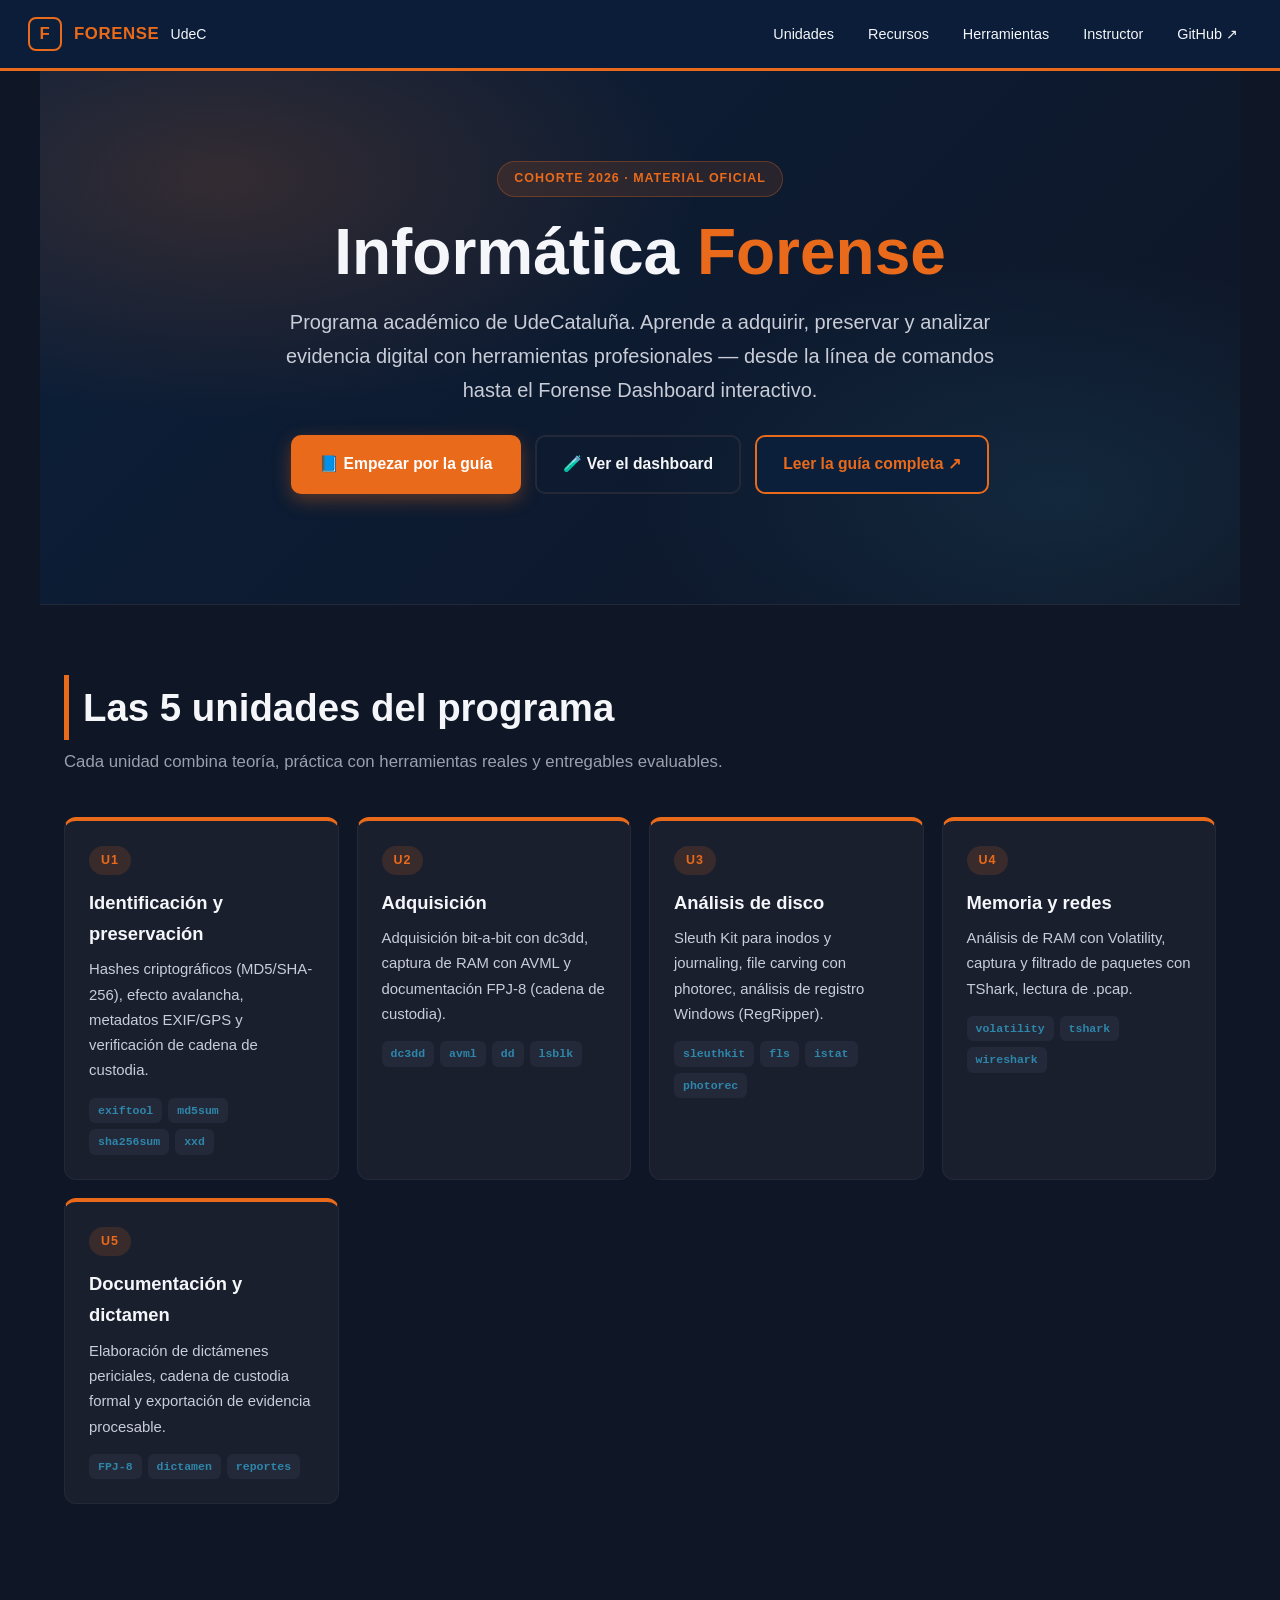
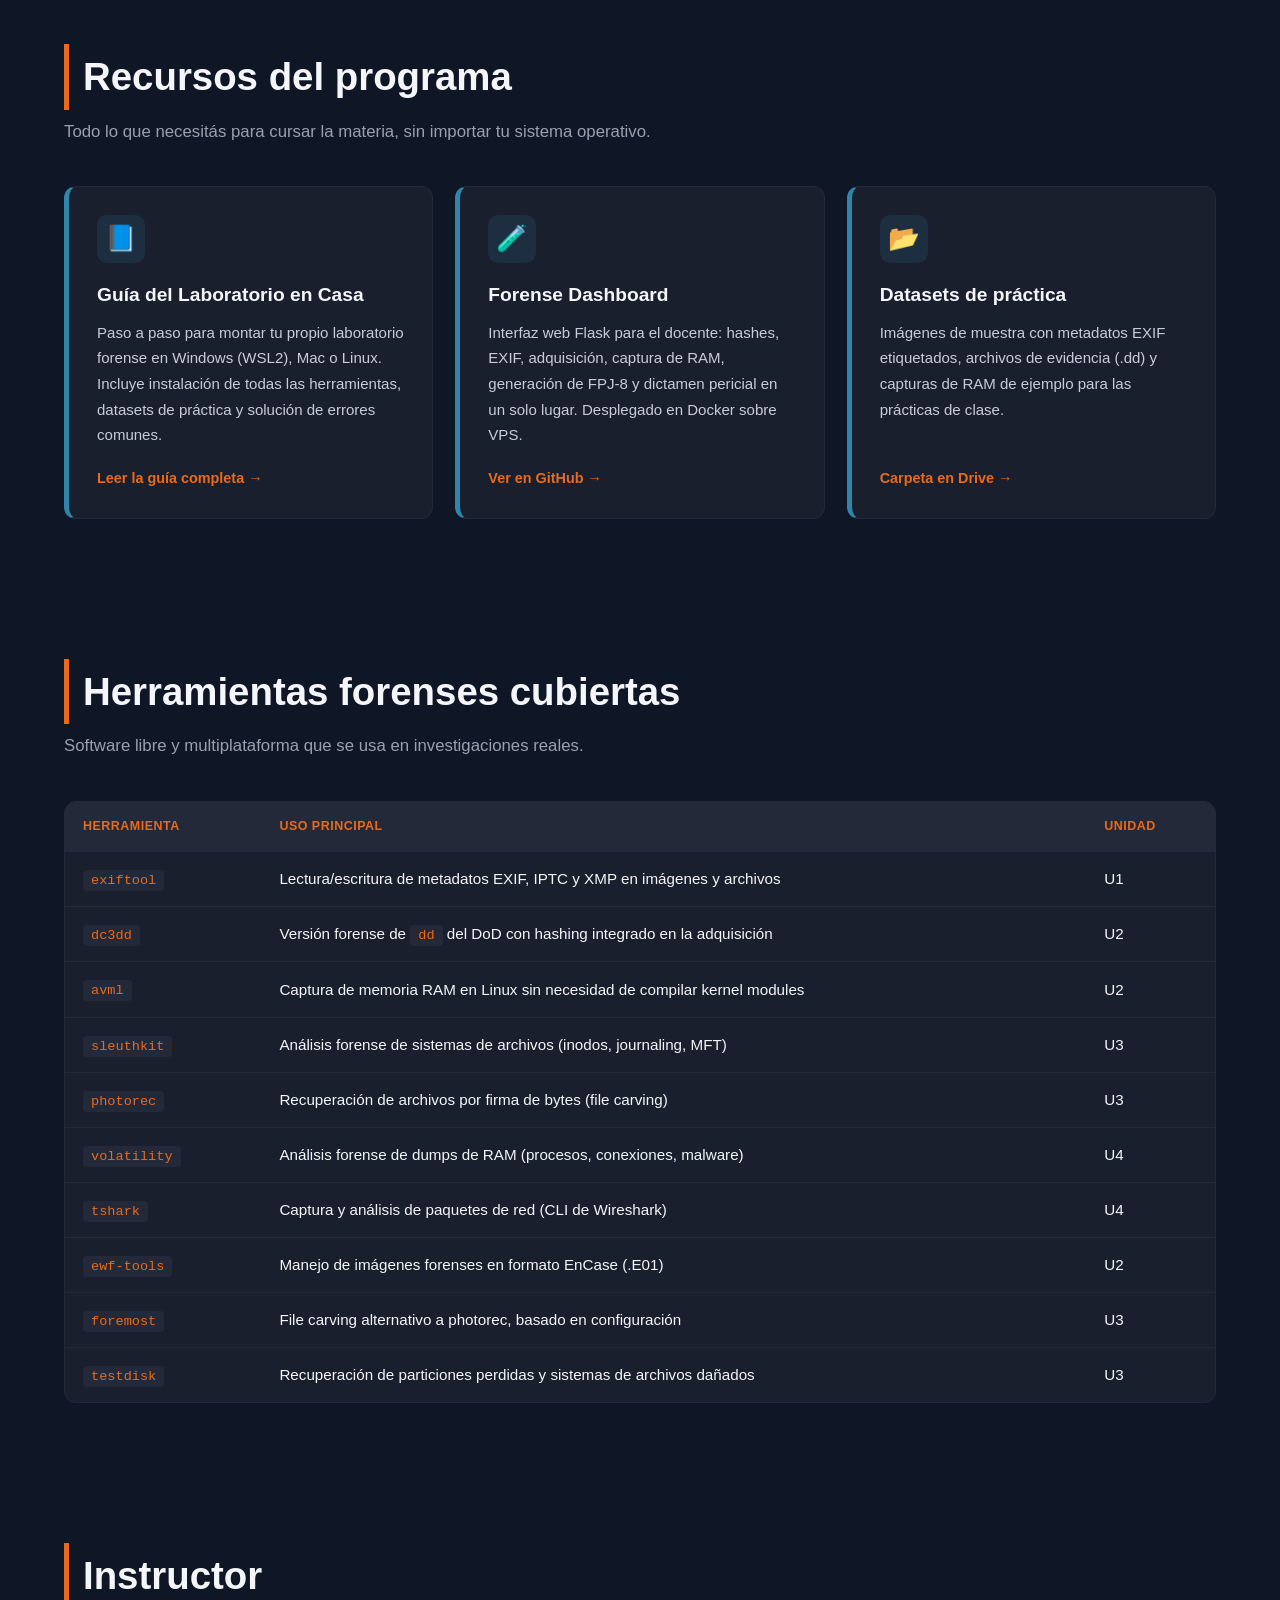
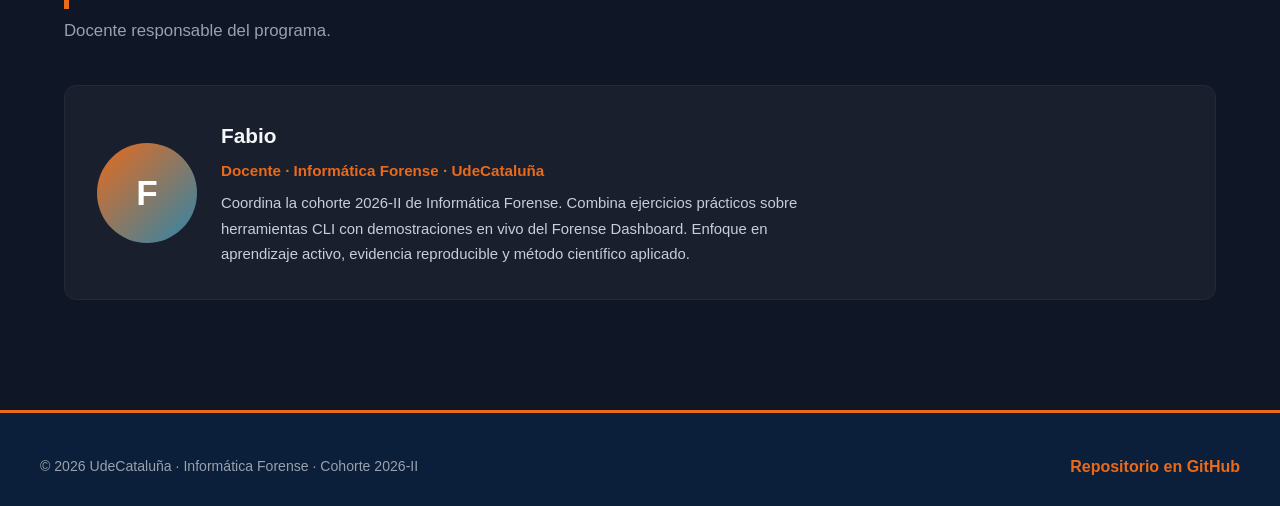
<file: index.html>
<!DOCTYPE html>
<html lang="es">
<head>
<meta charset="UTF-8">
<meta name="viewport" content="width=device-width, initial-scale=1.0">
<meta name="description" content="Programa de Informática Forense · UdeCataluña · Cohorte 2026. Material oficial, guías de laboratorio y el Forense Dashboard.">
<meta name="author" content="UdeCataluña">
<meta property="og:title" content="Informática Forense · UdeCataluña">
<meta property="og:description" content="Programa académico de Informática Forense — cohorte 2026. Guías, herramientas y Forense Dashboard para clase.">
<meta property="og:type" content="website">
<meta name="theme-color" content="#0B1F3A">
<title>Informática Forense · UdeCataluña · Cohorte 2026</title>
<link rel="icon" href="data:image/svg+xml,%3Csvg xmlns='http://www.w3.org/2000/svg' viewBox='0 0 100 100'%3E%3Crect width='100' height='100' rx='18' fill='%230B1F3A'/%3E%3Ctext x='50' y='68' font-size='62' text-anchor='middle' fill='%23E96A1B' font-family='sans-serif' font-weight='800'%3EF%3C/text%3E%3C/svg%3E">
<style>
  :root {
    --navy: #0B1F3A;
    --navy-2: #071528;
    --accent: #E96A1B;
    --accent-2: #2E86AB;
    --bg: #0F1626;
    --bg-2: #1A1F2E;
    --bg-3: #232938;
    --light: #F4F6F9;
    --grey: #9AA0AC;
    --green: #2E8B57;
    --yellow: #F1C40F;
    --red: #C0392B;
    --purple: #9B59B6;
    --radius: 12px;
    --shadow: 0 8px 28px rgba(0,0,0,.4);
  }
  * { box-sizing: border-box; margin: 0; padding: 0; }
  html { scroll-behavior: smooth; }
  body {
    font-family: -apple-system, BlinkMacSystemFont, "Segoe UI", Roboto, "Helvetica Neue", Arial, sans-serif;
    background: var(--bg);
    color: var(--light);
    line-height: 1.7;
    -webkit-font-smoothing: antialiased;
    overflow-x: hidden;
  }

  /* ───── NAVBAR ───── */
  nav {
    position: sticky; top: 0; z-index: 100;
    background: rgba(11, 31, 58, 0.92);
    backdrop-filter: blur(10px);
    -webkit-backdrop-filter: blur(10px);
    border-bottom: 3px solid var(--accent);
    padding: 14px 28px;
    display: flex; align-items: center; gap: 18px;
  }
  nav .brand {
    display: flex; align-items: center; gap: 12px;
    font-weight: 800; font-size: 1.05rem;
    color: var(--accent);
    text-transform: uppercase; letter-spacing: 0.6px;
    text-decoration: none;
  }
  nav .brand .logo {
    width: 34px; height: 34px;
    background: var(--navy);
    border: 2px solid var(--accent);
    border-radius: 8px;
    display: flex; align-items: center; justify-content: center;
    font-weight: 900; color: var(--accent);
  }
  nav .brand small {
    color: var(--light); font-weight: 400;
    margin-left: 6px; text-transform: none; letter-spacing: 0;
  }
  nav .menu { margin-left: auto; display: flex; gap: 6px; flex-wrap: wrap; }
  nav .menu a {
    color: var(--light); text-decoration: none;
    padding: 8px 14px; border-radius: 8px;
    font-size: 0.9rem; font-weight: 500;
    transition: background 0.2s;
  }
  nav .menu a:hover { background: var(--bg-3); }

  /* ───── HERO ───── */
  .hero {
    position: relative;
    padding: 90px 24px 110px;
    text-align: center;
    background: linear-gradient(135deg, var(--navy) 0%, var(--bg) 100%);
    border-bottom: 1px solid var(--bg-3);
    overflow: hidden;
  }
  .hero::before {
    content: ''; position: absolute; inset: 0;
    background:
      radial-gradient(800px 400px at 15% 20%, rgba(233,106,27,0.18), transparent 60%),
      radial-gradient(700px 400px at 85% 80%, rgba(46,134,171,0.15), transparent 60%);
    pointer-events: none;
  }
  .hero > * { position: relative; z-index: 1; }
  .badge {
    display: inline-block;
    background: rgba(233,106,27,0.12);
    color: var(--accent);
    padding: 6px 16px; border-radius: 999px;
    font-size: 0.78rem; font-weight: 700;
    letter-spacing: 1px; text-transform: uppercase;
    border: 1px solid rgba(233,106,27,0.3);
    margin-bottom: 20px;
  }
  .hero h1 {
    font-size: clamp(2.4rem, 6vw, 4rem);
    font-weight: 900; line-height: 1.1;
    margin-bottom: 18px;
  }
  .hero h1 .accent { color: var(--accent); }
  .hero .lead {
    font-size: clamp(1.05rem, 2.2vw, 1.25rem);
    color: #C9CDD8;
    max-width: 720px; margin: 0 auto 28px;
  }
  .cta {
    display: flex; gap: 14px; justify-content: center;
    flex-wrap: wrap; margin-top: 12px;
  }
  .btn {
    display: inline-flex; align-items: center; gap: 8px;
    padding: 14px 26px; border-radius: 10px;
    font-size: 0.98rem; font-weight: 700;
    text-decoration: none;
    border: 2px solid transparent;
    transition: transform 0.15s, background 0.2s, box-shadow 0.2s;
    cursor: pointer;
  }
  .btn-primary {
    background: var(--accent); color: white;
    box-shadow: 0 6px 18px rgba(233,106,27,0.35);
  }
  .btn-primary:hover { transform: translateY(-2px); background: #d85e15; }
  .btn-secondary {
    background: transparent; color: var(--light);
    border-color: var(--bg-3);
  }
  .btn-secondary:hover { background: var(--bg-2); border-color: var(--accent-2); }
  .btn-tertiary {
    background: var(--navy); color: var(--accent);
    border-color: var(--accent);
  }
  .btn-tertiary:hover { background: var(--navy-2); }

  /* ───── SECTIONS ───── */
  section {
    max-width: 1200px;
    margin: 0 auto;
    padding: 70px 24px;
  }
  section h2 {
    font-size: clamp(1.8rem, 3.5vw, 2.4rem);
    font-weight: 800;
    margin-bottom: 8px;
    border-left: 5px solid var(--accent);
    padding-left: 14px;
  }
  section .sub {
    color: var(--grey);
    margin-bottom: 40px;
    font-size: 1.05rem;
  }

  /* ───── UNITS GRID ───── */
  .units {
    display: grid;
    grid-template-columns: repeat(auto-fit, minmax(240px, 1fr));
    gap: 18px;
  }
  .unit {
    background: var(--bg-2);
    border-radius: var(--radius);
    padding: 24px;
    border: 1px solid var(--bg-3);
    border-top: 4px solid var(--accent);
    transition: transform 0.2s, box-shadow 0.2s;
  }
  .unit:hover { transform: translateY(-4px); box-shadow: var(--shadow); }
  .unit .num {
    display: inline-block;
    background: rgba(233,106,27,0.15);
    color: var(--accent);
    font-weight: 800;
    padding: 4px 12px; border-radius: 999px;
    font-size: 0.78rem; letter-spacing: 1px;
    margin-bottom: 12px;
  }
  .unit h3 {
    font-size: 1.15rem; font-weight: 700;
    color: var(--light); margin-bottom: 8px;
  }
  .unit p { color: #C9CDD8; font-size: 0.93rem; }
  .unit .tools {
    margin-top: 14px;
    display: flex; flex-wrap: wrap; gap: 6px;
  }
  .unit .tools span {
    background: var(--bg-3);
    color: var(--accent-2);
    font-size: 0.72rem; font-weight: 600;
    padding: 3px 9px; border-radius: 6px;
    font-family: "JetBrains Mono", monospace;
  }

  /* ───── RESOURCE CARDS ───── */
  .resources {
    display: grid;
    grid-template-columns: repeat(auto-fit, minmax(300px, 1fr));
    gap: 22px;
  }
  .resource {
    background: var(--bg-2);
    border-radius: var(--radius);
    padding: 28px;
    border: 1px solid var(--bg-3);
    border-left: 5px solid var(--accent-2);
    display: flex; flex-direction: column;
  }
  .resource .icon {
    width: 48px; height: 48px;
    background: rgba(46,134,171,0.15);
    color: var(--accent-2);
    border-radius: 10px;
    display: flex; align-items: center; justify-content: center;
    font-size: 1.6rem; font-weight: 800;
    margin-bottom: 16px;
  }
  .resource h3 {
    font-size: 1.2rem; margin-bottom: 8px; color: var(--light);
  }
  .resource p { color: #C9CDD8; font-size: 0.94rem; margin-bottom: 18px; flex-grow: 1; }
  .resource a {
    color: var(--accent); font-weight: 700;
    text-decoration: none; font-size: 0.9rem;
  }
  .resource a:hover { text-decoration: underline; }

  /* ───── TOOLS TABLE ───── */
  .tools-table {
    background: var(--bg-2);
    border-radius: var(--radius);
    overflow: hidden;
    border: 1px solid var(--bg-3);
  }
  table {
    width: 100%; border-collapse: collapse;
    font-size: 0.95rem;
  }
  th, td { padding: 14px 18px; text-align: left; border-bottom: 1px solid var(--bg-3); }
  th {
    background: var(--bg-3);
    color: var(--accent);
    font-weight: 700;
    text-transform: uppercase;
    font-size: 0.78rem; letter-spacing: 0.5px;
  }
  tr:last-child td { border-bottom: none; }
  tr:hover td { background: rgba(233,106,27,0.05); }
  td code {
    background: var(--bg-3);
    color: var(--accent);
    padding: 3px 8px; border-radius: 4px;
    font-family: "JetBrains Mono", monospace;
    font-size: 0.85rem;
  }

  /* ───── INSTRUCTOR ───── */
  .instructor {
    background: var(--bg-2);
    border-radius: var(--radius);
    padding: 32px;
    border: 1px solid var(--bg-3);
    display: flex; gap: 24px; align-items: center;
    flex-wrap: wrap;
  }
  .instructor .avatar {
    width: 100px; height: 100px;
    border-radius: 50%;
    background: linear-gradient(135deg, var(--accent), var(--accent-2));
    display: flex; align-items: center; justify-content: center;
    font-size: 2.2rem; font-weight: 800; color: white;
    flex-shrink: 0;
  }
  .instructor .info h3 { font-size: 1.3rem; margin-bottom: 4px; }
  .instructor .info .role { color: var(--accent); font-weight: 600; margin-bottom: 8px; font-size: 0.95rem; }
  .instructor .info p { color: #C9CDD8; font-size: 0.93rem; max-width: 600px; }

  /* ───── FOOTER ───── */
  footer {
    background: var(--navy);
    border-top: 3px solid var(--accent);
    padding: 40px 24px 28px;
    text-align: center;
    color: var(--grey);
    margin-top: 40px;
  }
  footer .row {
    max-width: 1200px; margin: 0 auto;
    display: flex; justify-content: space-between; align-items: center;
    flex-wrap: wrap; gap: 16px;
  }
  footer .copy { font-size: 0.88rem; }
  footer a { color: var(--accent); text-decoration: none; font-weight: 600; }
  footer a:hover { text-decoration: underline; }

  /* ───── MOBILE ───── */
  @media (max-width: 720px) {
    nav { padding: 12px 16px; gap: 8px; }
    nav .menu { width: 100%; justify-content: center; margin-top: 6px; }
    .hero { padding: 70px 16px 80px; }
    section { padding: 50px 16px; }
    .instructor { flex-direction: column; text-align: center; }
  }

  /* ───── ANIMATIONS ───── */
  @keyframes fadeInUp {
    from { opacity: 0; transform: translateY(20px); }
    to { opacity: 1; transform: translateY(0); }
  }
  .hero > * { animation: fadeInUp 0.7s ease-out backwards; }
  .hero .badge { animation-delay: 0.1s; }
  .hero h1 { animation-delay: 0.2s; }
  .hero .lead { animation-delay: 0.35s; }
  .hero .cta { animation-delay: 0.5s; }
</style>
</head>
<body>

<nav>
  <a href="#" class="brand">
    <span class="logo">F</span>
    <span>Forense <small>UdeC</small></span>
  </a>
  <div class="menu">
    <a href="#unidades">Unidades</a>
    <a href="#recursos">Recursos</a>
    <a href="#herramientas">Herramientas</a>
    <a href="#instructor">Instructor</a>
    <a href="https://github.com/Fabig76/Informatica-forense" target="_blank" rel="noopener">GitHub ↗</a>
  </div>
</nav>

<section class="hero">
  <span class="badge">Cohorte 2026 · Material oficial</span>
  <h1>Informática <span class="accent">Forense</span></h1>
  <p class="lead">
    Programa académico de UdeCataluña. Aprende a adquirir, preservar y analizar
    evidencia digital con herramientas profesionales — desde la línea de comandos
    hasta el Forense Dashboard interactivo.
  </p>
  <div class="cta">
    <a href="#guia" class="btn btn-primary">📘 Empezar por la guía</a>
    <a href="#recursos" class="btn btn-secondary">🧪 Ver el dashboard</a>
    <a href="GUIA-FORENSE-UdeC.html" class="btn btn-tertiary" target="_blank" rel="noopener">Leer la guía completa ↗</a>
  </div>
</section>

<section id="unidades">
  <h2>Las 5 unidades del programa</h2>
  <p class="sub">Cada unidad combina teoría, práctica con herramientas reales y entregables evaluables.</p>
  <div class="units">
    <div class="unit">
      <span class="num">U1</span>
      <h3>Identificación y preservación</h3>
      <p>Hashes criptográficos (MD5/SHA-256), efecto avalancha, metadatos EXIF/GPS y verificación de cadena de custodia.</p>
      <div class="tools">
        <span>exiftool</span><span>md5sum</span><span>sha256sum</span><span>xxd</span>
      </div>
    </div>
    <div class="unit">
      <span class="num">U2</span>
      <h3>Adquisición</h3>
      <p>Adquisición bit-a-bit con dc3dd, captura de RAM con AVML y documentación FPJ-8 (cadena de custodia).</p>
      <div class="tools">
        <span>dc3dd</span><span>avml</span><span>dd</span><span>lsblk</span>
      </div>
    </div>
    <div class="unit">
      <span class="num">U3</span>
      <h3>Análisis de disco</h3>
      <p>Sleuth Kit para inodos y journaling, file carving con photorec, análisis de registro Windows (RegRipper).</p>
      <div class="tools">
        <span>sleuthkit</span><span>fls</span><span>istat</span><span>photorec</span>
      </div>
    </div>
    <div class="unit">
      <span class="num">U4</span>
      <h3>Memoria y redes</h3>
      <p>Análisis de RAM con Volatility, captura y filtrado de paquetes con TShark, lectura de .pcap.</p>
      <div class="tools">
        <span>volatility</span><span>tshark</span><span>wireshark</span>
      </div>
    </div>
    <div class="unit">
      <span class="num">U5</span>
      <h3>Documentación y dictamen</h3>
      <p>Elaboración de dictámenes periciales, cadena de custodia formal y exportación de evidencia procesable.</p>
      <div class="tools">
        <span>FPJ-8</span><span>dictamen</span><span>reportes</span>
      </div>
    </div>
  </div>
</section>

<section id="recursos">
  <h2>Recursos del programa</h2>
  <p class="sub">Todo lo que necesitás para cursar la materia, sin importar tu sistema operativo.</p>
  <div class="resources">
    <div class="resource" id="guia">
      <div class="icon">📘</div>
      <h3>Guía del Laboratorio en Casa</h3>
      <p>Paso a paso para montar tu propio laboratorio forense en Windows (WSL2), Mac o Linux. Incluye instalación de todas las herramientas, datasets de práctica y solución de errores comunes.</p>
      <a href="GUIA-FORENSE-UdeC.html" target="_blank" rel="noopener">Leer la guía completa →</a>
    </div>
    <div class="resource">
      <div class="icon">🧪</div>
      <h3>Forense Dashboard</h3>
      <p>Interfaz web Flask para el docente: hashes, EXIF, adquisición, captura de RAM, generación de FPJ-8 y dictamen pericial en un solo lugar. Desplegado en Docker sobre VPS.</p>
      <a href="https://github.com/Fabig76/Informatica-forense" target="_blank" rel="noopener">Ver en GitHub →</a>
    </div>
    <div class="resource">
      <div class="icon">📂</div>
      <h3>Datasets de práctica</h3>
      <p>Imágenes de muestra con metadatos EXIF etiquetados, archivos de evidencia (.dd) y capturas de RAM de ejemplo para las prácticas de clase.</p>
      <a href="https://drive.google.com/drive/folders/1G_0JNFPoxUwgtqYPuw3eE9-OaeGkP31Y" target="_blank" rel="noopener">Carpeta en Drive →</a>
    </div>
  </div>
</section>

<section id="herramientas">
  <h2>Herramientas forenses cubiertas</h2>
  <p class="sub">Software libre y multiplataforma que se usa en investigaciones reales.</p>
  <div class="tools-table">
    <table>
      <thead>
        <tr><th>Herramienta</th><th>Uso principal</th><th>Unidad</th></tr>
      </thead>
      <tbody>
        <tr><td><code>exiftool</code></td><td>Lectura/escritura de metadatos EXIF, IPTC y XMP en imágenes y archivos</td><td>U1</td></tr>
        <tr><td><code>dc3dd</code></td><td>Versión forense de <code>dd</code> del DoD con hashing integrado en la adquisición</td><td>U2</td></tr>
        <tr><td><code>avml</code></td><td>Captura de memoria RAM en Linux sin necesidad de compilar kernel modules</td><td>U2</td></tr>
        <tr><td><code>sleuthkit</code></td><td>Análisis forense de sistemas de archivos (inodos, journaling, MFT)</td><td>U3</td></tr>
        <tr><td><code>photorec</code></td><td>Recuperación de archivos por firma de bytes (file carving)</td><td>U3</td></tr>
        <tr><td><code>volatility</code></td><td>Análisis forense de dumps de RAM (procesos, conexiones, malware)</td><td>U4</td></tr>
        <tr><td><code>tshark</code></td><td>Captura y análisis de paquetes de red (CLI de Wireshark)</td><td>U4</td></tr>
        <tr><td><code>ewf-tools</code></td><td>Manejo de imágenes forenses en formato EnCase (.E01)</td><td>U2</td></tr>
        <tr><td><code>foremost</code></td><td>File carving alternativo a photorec, basado en configuración</td><td>U3</td></tr>
        <tr><td><code>testdisk</code></td><td>Recuperación de particiones perdidas y sistemas de archivos dañados</td><td>U3</td></tr>
      </tbody>
    </table>
  </div>
</section>

<section id="instructor">
  <h2>Instructor</h2>
  <p class="sub">Docente responsable del programa.</p>
  <div class="instructor">
    <div class="avatar">F</div>
    <div class="info">
      <h3>Fabio</h3>
      <div class="role">Docente · Informática Forense · UdeCataluña</div>
      <p>
        Coordina la cohorte 2026-II de Informática Forense. Combina ejercicios prácticos
        sobre herramientas CLI con demostraciones en vivo del Forense Dashboard.
        Enfoque en aprendizaje activo, evidencia reproducible y método científico aplicado.
      </p>
    </div>
  </div>
</section>

<footer>
  <div class="row">
    <div class="copy">
      © 2026 UdeCataluña · Informática Forense · Cohorte 2026-II
    </div>
    <div>
      <a href="https://github.com/Fabig76/Informatica-forense" target="_blank" rel="noopener">Repositorio en GitHub</a>
    </div>
  </div>
</footer>

</body>
</html>
</file>
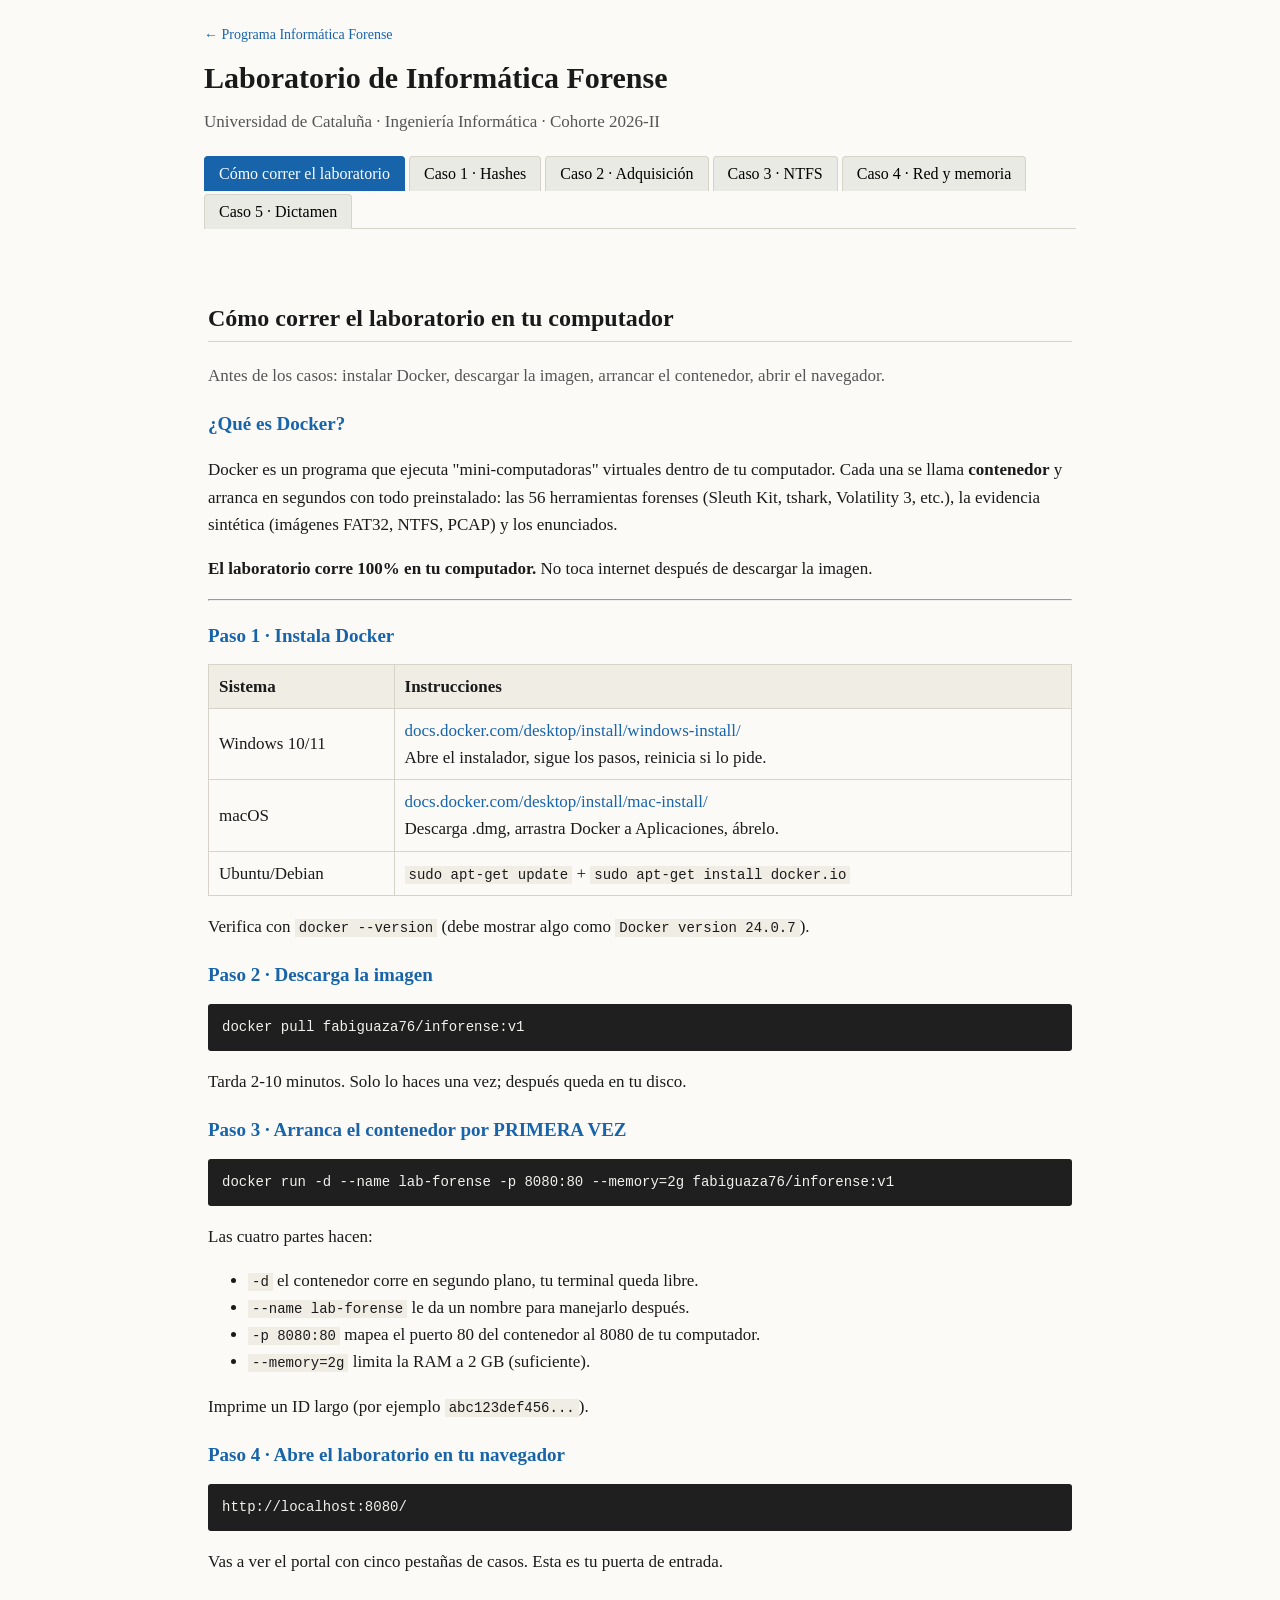
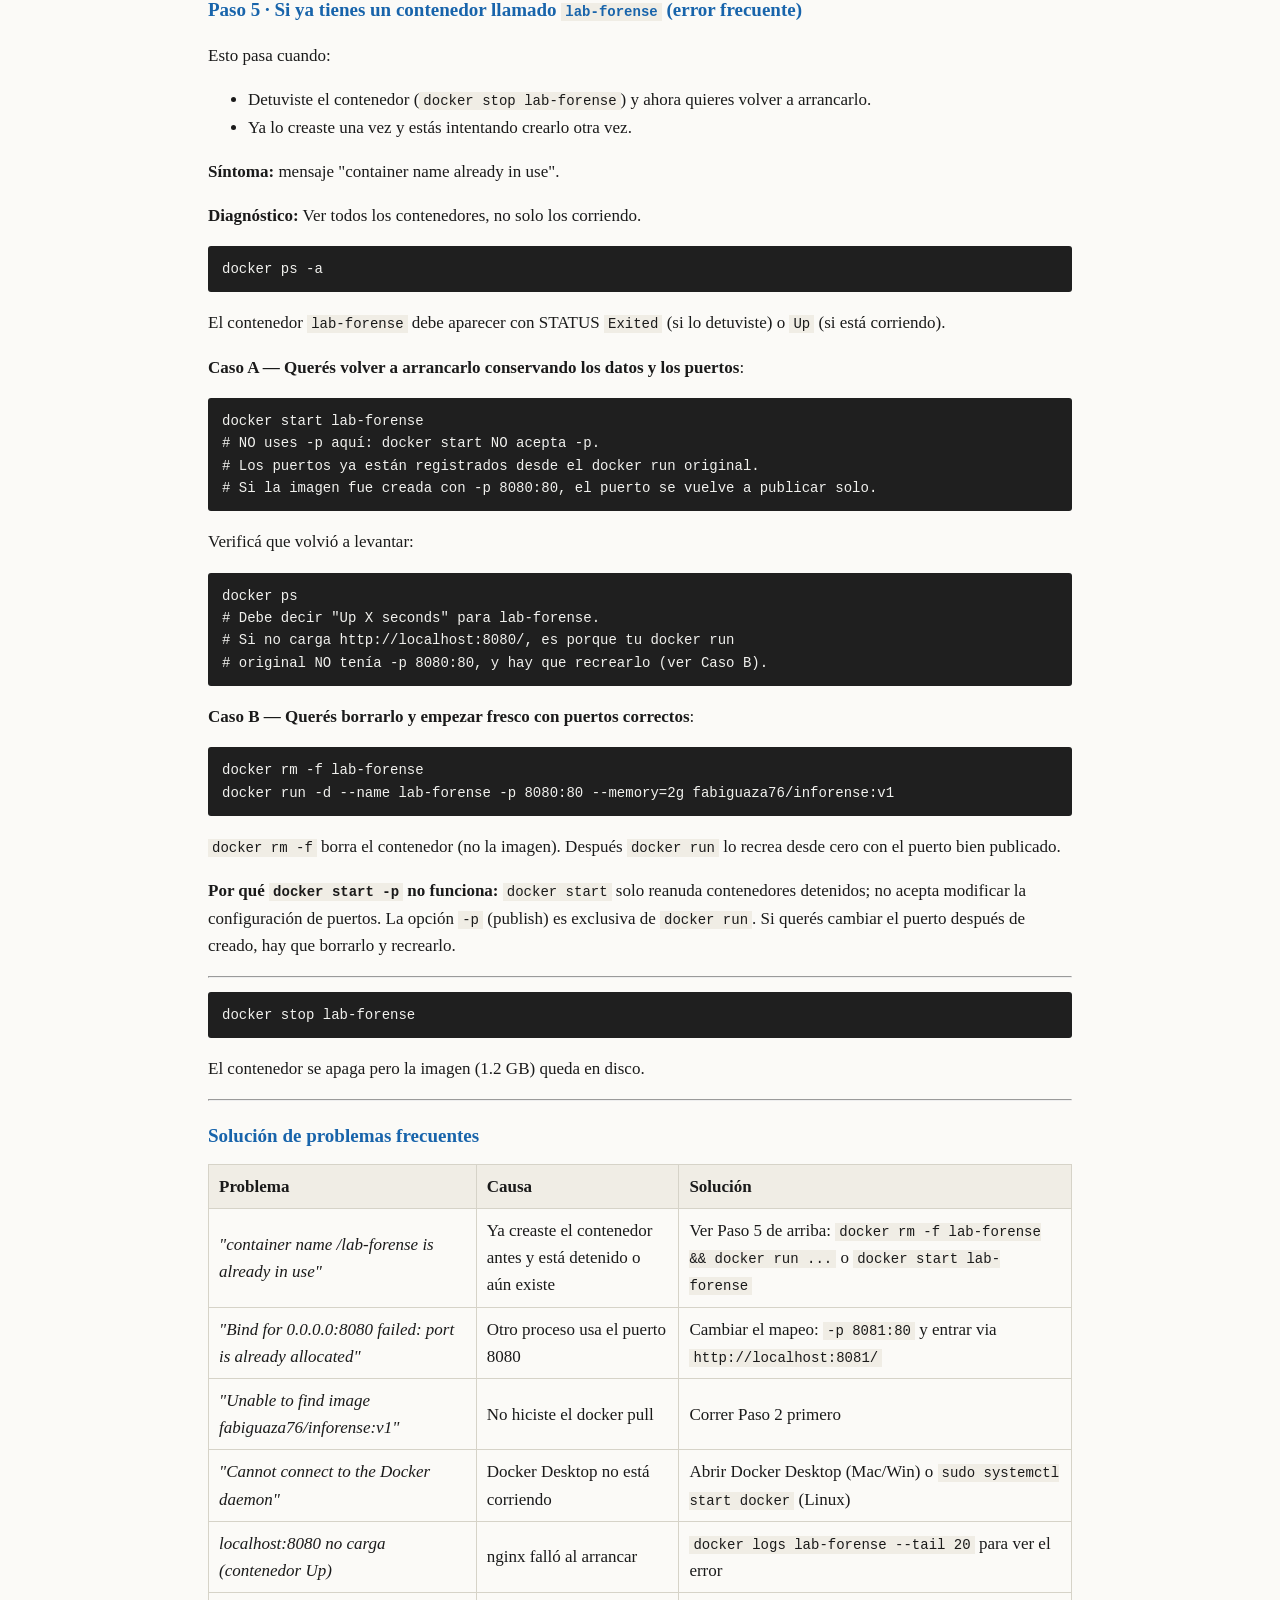
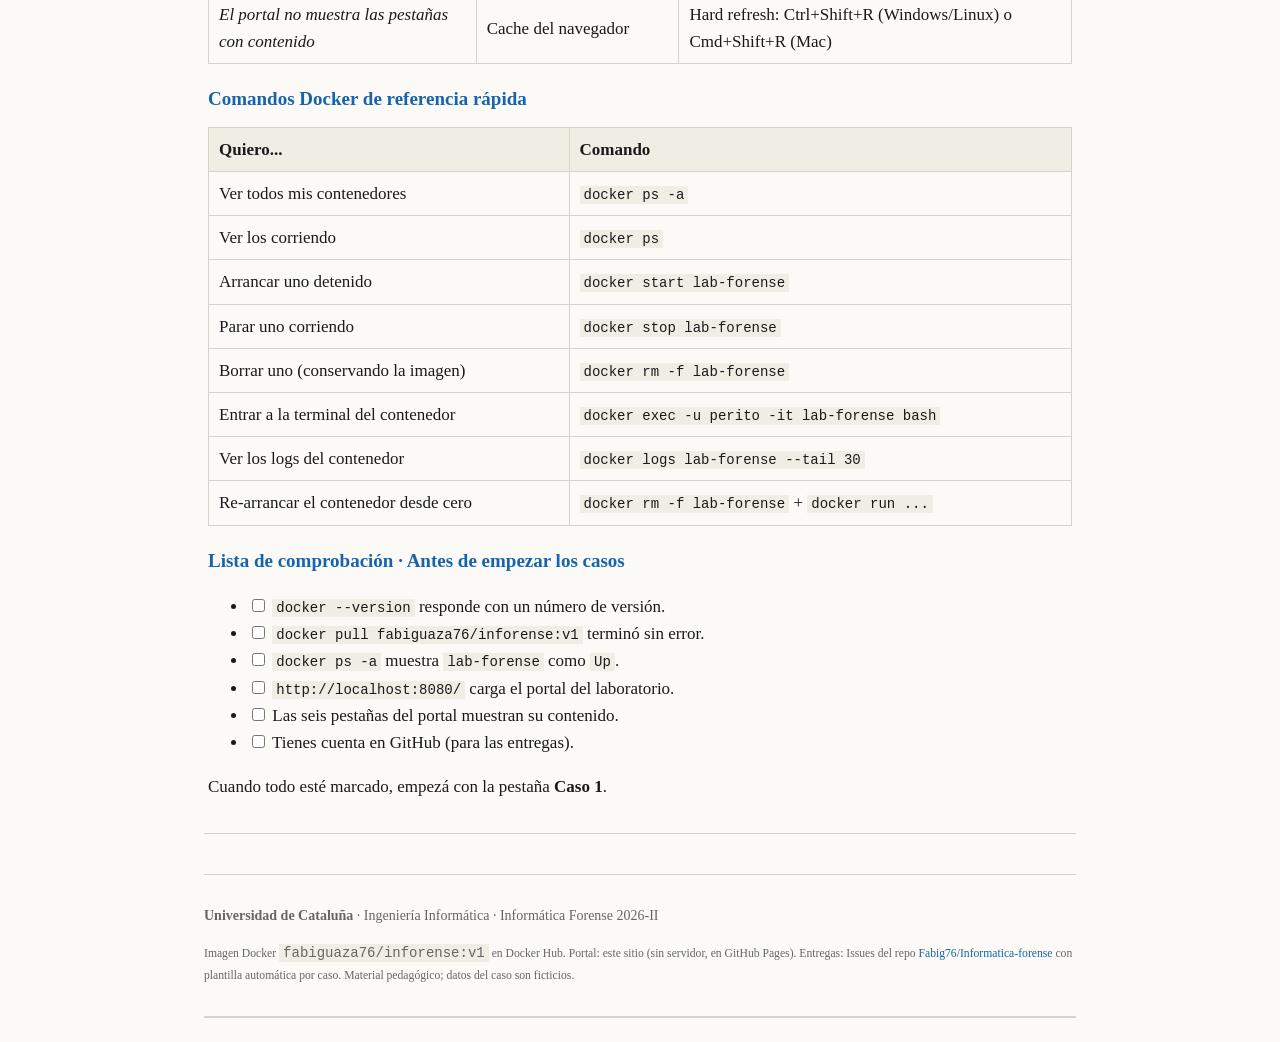
<file: docker/index.html>
<!DOCTYPE html>
<html lang="es">
<head>
<meta charset="UTF-8">
<meta name="viewport" content="width=device-width,initial-scale=1">
<title>Laboratorio de Informática Forense · UdeCataluña 2026-II</title>
<link rel="stylesheet" href="style.css">
</head>
<body>
<header class="cabecera">
<p class="miga"><a href="../index.html">← Programa Informática Forense</a></p>
<h1>Laboratorio de Informática Forense</h1>
<p class="subtitulo">Universidad de Cataluña · Ingeniería Informática · Cohorte 2026-II</p>

<nav class="pestanas" id="pestanas">
<button class="pestana activa" data-caso="instalacion">Cómo correr el laboratorio</button>
<button class="pestana" data-caso="caso1">Caso 1 · Hashes</button>
<button class="pestana" data-caso="caso2">Caso 2 · Adquisición</button>
<button class="pestana" data-caso="caso3">Caso 3 · NTFS</button>
<button class="pestana" data-caso="caso4">Caso 4 · Red y memoria</button>
<button class="pestana" data-caso="caso5">Caso 5 · Dictamen</button>
</nav>

<main>

<!-- ════════════════════════════════════════════════ INSTALACIÓN -->
<section class="caso activa" id="instalacion">
<h2>Cómo correr el laboratorio en tu computador</h2>
<p class="subtitulo">Antes de los casos: instalar Docker, descargar la imagen, arrancar el contenedor, abrir el navegador.</p>

<h3>¿Qué es Docker?</h3>
<p>Docker es un programa que ejecuta "mini-computadoras" virtuales dentro de tu computador. Cada una se llama <strong>contenedor</strong> y arranca en segundos con todo preinstalado: las 56 herramientas forenses (Sleuth Kit, tshark, Volatility 3, etc.), la evidencia sintética (imágenes FAT32, NTFS, PCAP) y los enunciados.</p>
<p><strong>El laboratorio corre 100% en tu computador.</strong> No toca internet después de descargar la imagen.</p>

<hr>

<h3>Paso 1 · Instala Docker</h3>
<table>
<thead><tr><th>Sistema</th><th>Instrucciones</th></tr></thead>
<tbody>
<tr><td>Windows 10/11</td><td><a href="https://docs.docker.com/desktop/install/windows-install/" target="_blank" rel="noopener">docs.docker.com/desktop/install/windows-install/</a><br>Abre el instalador, sigue los pasos, reinicia si lo pide.</td></tr>
<tr><td>macOS</td><td><a href="https://docs.docker.com/desktop/install/mac-install/" target="_blank" rel="noopener">docs.docker.com/desktop/install/mac-install/</a><br>Descarga .dmg, arrastra Docker a Aplicaciones, ábrelo.</td></tr>
<tr><td>Ubuntu/Debian</td><td><code>sudo apt-get update</code> + <code>sudo apt-get install docker.io</code></td></tr>
</tbody>
</table>
<p>Verifica con <code>docker --version</code> (debe mostrar algo como <code>Docker version 24.0.7</code>).</p>

<h3>Paso 2 · Descarga la imagen</h3>
<pre><code>docker pull fabiguaza76/inforense:v1</code></pre>
<p>Tarda 2-10 minutos. Solo lo haces una vez; después queda en tu disco.</p>

<h3>Paso 3 · Arranca el contenedor por PRIMERA VEZ</h3>
<pre><code>docker run -d --name lab-forense -p 8080:80 --memory=2g fabiguaza76/inforense:v1</code></pre>
<p>Las cuatro partes hacen:</p>
<ul>
<li><code>-d</code> el contenedor corre en segundo plano, tu terminal queda libre.</li>
<li><code>--name lab-forense</code> le da un nombre para manejarlo después.</li>
<li><code>-p 8080:80</code> mapea el puerto 80 del contenedor al 8080 de tu computador.</li>
<li><code>--memory=2g</code> limita la RAM a 2 GB (suficiente).</li>
</ul>
<p>Imprime un ID largo (por ejemplo <code>abc123def456...</code>).</p>

<h3>Paso 4 · Abre el laboratorio en tu navegador</h3>
<pre><code>http://localhost:8080/</code></pre>
<p>Vas a ver el portal con cinco pestañas de casos. Esta es tu puerta de entrada.</p>

<h3>Paso 5 · Si ya tienes un contenedor llamado <code>lab-forense</code> (error frecuente)</h3>
<p>Esto pasa cuando:</p>
<ul>
<li>Detuviste el contenedor (<code>docker stop lab-forense</code>) y ahora quieres volver a arrancarlo.</li>
<li>Ya lo creaste una vez y estás intentando crearlo otra vez.</li>
</ul>
<p><strong>Síntoma:</strong> mensaje "container name already in use".</p>

<p><strong>Diagnóstico:</strong> Ver todos los contenedores, no solo los corriendo.</p>
<pre><code>docker ps -a</code></pre>
<p>El contenedor <code>lab-forense</code> debe aparecer con STATUS <code>Exited</code> (si lo detuviste) o <code>Up</code> (si está corriendo).</p>

<p><strong>Caso A — Querés volver a arrancarlo conservando los datos y los puertos</strong>:</p>
<pre><code>docker start lab-forense
# NO uses -p aquí: docker start NO acepta -p.
# Los puertos ya están registrados desde el docker run original.
# Si la imagen fue creada con -p 8080:80, el puerto se vuelve a publicar solo.</code></pre>
<p>Verificá que volvió a levantar:</p>
<pre><code>docker ps
# Debe decir "Up X seconds" para lab-forense.
# Si no carga http://localhost:8080/, es porque tu docker run
# original NO tenía -p 8080:80, y hay que recrearlo (ver Caso B).</code></pre>

<p><strong>Caso B — Querés borrarlo y empezar fresco con puertos correctos</strong>:</p>
<pre><code>docker rm -f lab-forense
docker run -d --name lab-forense -p 8080:80 --memory=2g fabiguaza76/inforense:v1</code></pre>
<p><code>docker rm -f</code> borra el contenedor (no la imagen). Después <code>docker run</code> lo recrea desde cero con el puerto bien publicado.</p>
<p><strong>Por qué <code>docker start -p</code> no funciona:</strong> <code>docker start</code> solo reanuda contenedores detenidos; no acepta modificar la configuración de puertos. La opción <code>-p</code> (publish) es exclusiva de <code>docker run</code>. Si querés cambiar el puerto después de creado, hay que borrarlo y recrearlo.</p>

<hr>
<pre><code>docker stop lab-forense</code></pre>
<p>El contenedor se apaga pero la imagen (1.2 GB) queda en disco.</p>

<hr>

<h3>Solución de problemas frecuentes</h3>

<table>
<thead><tr><th>Problema</th><th>Causa</th><th>Solución</th></tr></thead>
<tbody>
<tr>
<td><em>"container name /lab-forense is already in use"</em></td>
<td>Ya creaste el contenedor antes y está detenido o aún existe</td>
<td>Ver Paso 5 de arriba: <code>docker rm -f lab-forense && docker run ...</code> o <code>docker start lab-forense</code></td>
</tr>
<tr>
<td><em>"Bind for 0.0.0.0:8080 failed: port is already allocated"</em></td>
<td>Otro proceso usa el puerto 8080</td>
<td>Cambiar el mapeo: <code>-p 8081:80</code> y entrar via <code>http://localhost:8081/</code></td>
</tr>
<tr>
<td><em>"Unable to find image fabiguaza76/inforense:v1"</em></td>
<td>No hiciste el docker pull</td>
<td>Correr Paso 2 primero</td>
</tr>
<tr>
<td><em>"Cannot connect to the Docker daemon"</em></td>
<td>Docker Desktop no está corriendo</td>
<td>Abrir Docker Desktop (Mac/Win) o <code>sudo systemctl start docker</code> (Linux)</td>
</tr>
<tr>
<td><em>localhost:8080 no carga (contenedor Up)</em></td>
<td>nginx falló al arrancar</td>
<td><code>docker logs lab-forense --tail 20</code> para ver el error</td>
</tr>
<tr>
<td><em>El portal no muestra las pestañas con contenido</em></td>
<td>Cache del navegador</td>
<td>Hard refresh: Ctrl+Shift+R (Windows/Linux) o Cmd+Shift+R (Mac)</td>
</tr>
</tbody>
</table>

<h3>Comandos Docker de referencia rápida</h3>
<table>
<thead><tr><th>Quiero...</th><th>Comando</th></tr></thead>
<tbody>
<tr><td>Ver todos mis contenedores</td><td><code>docker ps -a</code></td></tr>
<tr><td>Ver los corriendo</td><td><code>docker ps</code></td></tr>
<tr><td>Arrancar uno detenido</td><td><code>docker start lab-forense</code></td></tr>
<tr><td>Parar uno corriendo</td><td><code>docker stop lab-forense</code></td></tr>
<tr><td>Borrar uno (conservando la imagen)</td><td><code>docker rm -f lab-forense</code></td></tr>
<tr><td>Entrar a la terminal del contenedor</td><td><code>docker exec -u perito -it lab-forense bash</code></td></tr>
<tr><td>Ver los logs del contenedor</td><td><code>docker logs lab-forense --tail 30</code></td></tr>
<tr><td>Re-arrancar el contenedor desde cero</td><td><code>docker rm -f lab-forense</code> + <code>docker run ...</code></td></tr>
</tbody>
</table>

<h3>Lista de comprobación · Antes de empezar los casos</h3>
<ul>
<li><input type="checkbox"> <code>docker --version</code> responde con un número de versión.</li>
<li><input type="checkbox"> <code>docker pull fabiguaza76/inforense:v1</code> terminó sin error.</li>
<li><input type="checkbox"> <code>docker ps -a</code> muestra <code>lab-forense</code> como <code>Up</code>.</li>
<li><input type="checkbox"> <code>http://localhost:8080/</code> carga el portal del laboratorio.</li>
<li><input type="checkbox"> Las seis pestañas del portal muestran su contenido.</li>
<li><input type="checkbox"> Tienes cuenta en GitHub (para las entregas).</li>
</ul>

<p>Cuando todo esté marcado, empezá con la pestaña <strong>Caso 1</strong>.</p>
</section>

<!-- ════════════════════════════════════════════════ CASO 1 -->
<section class="caso" id="caso1">
<h2>Caso 1 · Fundamentos: hashes e integridad</h2>
<p class="subtitulo">Práctica guiada: lo que enseña un perito cuando apenas empieza — el acta debe ser idéntica bit a bit a la que se firmó en el momento de la cadena de custodia.</p>

<h3>Objetivo</h3>
<p>Calcular y verificar el hash SHA-256 del acta del caso, demostrar que la copia es idéntica al original, y dejar un mini-informe con los resultados.</p>

<h3>Herramientas que vas a usar</h3>
<table>
<thead><tr><th>Comando</th><th>Qué hace</th><th>Pertenece a</th></tr></thead>
<tbody>
<tr><td><code>sha256sum</code></td><td>Calcula un hash SHA-256 de un archivo. Devuelve 64 caracteres hexadecimales (256 bits).</td><td>GNU coreutils (viene con Linux)</td></tr>
<tr><td><code>sha256sum -c</code></td><td>Verifica un archivo contra su hash guardado en otro archivo. Dice "OK" o "FAILED".</td><td>GNU coreutils</td></tr>
<tr><td><code>file</code></td><td>Identifica el tipo de archivo (texto, binario, UTF-8, etc.).</td><td>GNU file</td></tr>
</tbody>
</table>

<h3>Qué hace un forense real</h3>
<p>En un caso real, el perito recibe un dispositivo (celular, USB, disco). Lo conecta con un bloqueador de escritura, calcula el hash con <code>sha256sum</code>, hace la copia bit a bit con <code>dc3dd</code> (que vuelve a calcular el hash durante la copia), y al final verifica que ambos hashes coincidan. Si coinciden, la copia es exacta. Si difieren por UN solo bit, la copia se repite desde cero. Aquí simulamos el mismo flujo pero con un archivo de texto en lugar de un disco, porque la operación es la misma: producir un hash y verificarlo.</p>

<hr>

<h3>Paso 1 · Calcular el SHA-256</h3>

<h4>Qué hace un forense real</h4>
<p>Lo primero al recibir una evidencia es calcular su huella digital. Esa huella se anota en el acta y nunca debe cambiar, porque es la prueba de que el archivo es el que se firmó en el momento de la cadena de custodia.</p>

<h4>Herramienta</h4>
<p><code>sha256sum &lt;archivo&gt;</code> — calcula SHA-256 de cualquier archivo. Salida: <code>&lt;hash&gt;  &lt;nombre_archivo&gt;</code>.</p>

<h4>Escribe esto en la terminal</h4>
<pre><code>sha256sum /evidencia/caso1/acta.txt</code></pre>

<h4>Lo que vas a ver en tu pantalla</h4>
<pre><code>9f16b46c23373fdc1edcd5bb93c2841682e82bf0db95585d4b3cb44ead67abbc  /evidencia/caso1/acta.txt</code></pre>
<p>La primera columna es el hash (64 caracteres hex: 0-9 y a-f). La segunda es el nombre del archivo.</p>

<h4>Cómo verificas que funcionó</h4>
<p>Anota el hash completo. Esa misma huella debe coincidir con la que está guardada en <code>/evidencia/caso1/acta.sha256</code>. Lo confirmamos en el siguiente paso.</p>

<p><em>Truco: si quieres solo el hash sin el nombre del archivo, usa <code>sha256sum &lt;archivo&gt; | awk '{print $1}'</code>.</em></p>

<hr>

<h3>Paso 2 · Verificar con el archivo .sha256</h3>

<h4>Qué hace un forense real</h4>
<p>El archivo <code>.sha256</code> contiene la huella que se calculó en el momento del empaque de la evidencia. Al volver a calcularla con <code>sha256sum</code>, debe coincidir. Si difiere, alguien modificó el archivo (o el disco se corrompió). En ambos casos hay que investigar.</p>

<h4>Herramienta</h4>
<p><code>sha256sum -c &lt;archivo.sha256&gt;</code> — verifica que el archivo listado en <code>.sha256</code> coincida con la huella guardada. Salida: <code>&lt;archivo&gt;: OK</code> o <code>FAILED</code>.</p>

<h4>Escribe esto</h4>
<pre><code>sha256sum -c /evidencia/caso1/acta.sha256</code></pre>

<h4>Lo que vas a ver</h4>
<pre><code>/evidencia/caso1/acta.txt: OK</code></pre>

<h4>Si ves <code>FAILED</code> en lugar de <code>OK</code></h4>
<p>Significa que el archivo fue modificado. NO deberías ver eso porque el archivo viene de solo lectura en el contenedor; pero si pasara, sería un caso grave.</p>

<hr>

<h3>Paso 3 · Identificar el tipo de archivo</h3>

<h4>Herramienta</h4>
<p><code>file &lt;archivo&gt;</code> — inspección rápida: dice si es texto, binario, comprimido, etc.</p>

<h4>Escribe esto</h4>
<pre><code>file /evidencia/caso1/acta.txt</code></pre>

<h4>Lo que vas a ver</h4>
<pre><code>/evidencia/caso1/acta.txt: Unicode text, UTF-8</code></pre>

<hr>

<h3>Lo que debes lograr</h3>
<p>Tres valores en tu cabeza:</p>
<ul>
<li>El <strong>SHA-256</strong> calculado (64 hex caracteres).</li>
<li>La <strong>respuesta de <code>-c</code></strong>: <code>OK</code> o <code>FAILED</code>.</li>
<li>El <strong>tipo de archivo</strong> según <code>file</code>.</li>
</ul>

<h3>Después: entrega</h3>
<ol>
<li>Crea el archivo de entrega en el contenedor:
<pre><code>mkdir -p ~/trabajo
cat > ~/trabajo/caso1.txt &lt;&lt;EOT
1. SHA-256 calculado: $(pega aqui tu hash)
2. sha256sum -c: OK / FAILED
3. Tipo de archivo (file): pega aqui el tipo
4. Fecha del calculo: $(date -u +%Y-%m-%dT%H:%M:%SZ)
5. La integridad del acta esta demostrada.
EOT</code></pre>
</li>
<li>Hacé clic en el botón <strong>"Entregar Caso 1 →"</strong> debajo. Se abre un GitHub Issue con un formulario que te pide tu nombre, correo institucional y los valores que acabás de calcular.</li>
<li>Pegá el contenido de <code>~/trabajo/caso1.txt</code>.</li>
<li>Al enviar, queda Issue público con tu nombre y fecha.</li>
</ol>

<p class="boton-entrega-wrap">
<a class="boton-entrega" href="https://github.com/Fabig76/Informatica-forense/issues/new?template=caso1.yml&amp;labels=entrega,caso-1">Entregar Caso 1 →</a>
</p>

<p>Lo que viene después: Caso 2 (Adquisición), donde el archivo es una imagen de disco completa y el hash protege la copia forense.</p>
</section>

<!-- ════════════════════════════════════════════════ CASO 2 -->
<section class="caso" id="caso2">
<h2>Caso 2 · Adquisición y cadena de custodia</h2>
<p class="subtitulo">Práctica guiada: copia forense verificada con hash sobre una imagen FAT32 de 128 MB.</p>

<h3>Objetivo</h3>
<p>Generar una copia forense verificada con hash de una imagen FAT32 y verificar el directorio de archivos de evidencia.</p>

<h3>Herramientas que vas a usar</h3>
<table>
<thead><tr><th>Comando</th><th>Qué hace</th><th>Pertenece a</th></tr></thead>
<tbody>
<tr><td><code>file</code></td><td>Identifica el tipo de archivo (incluido el filesystem FAT32/NTFS/ext4).</td><td>GNU file</td></tr>
<tr><td><code>sha256sum</code></td><td>Calcula hash SHA-256 de cualquier archivo.</td><td>GNU coreutils</td></tr>
<tr><td><code>hashdeep -r</code></td><td>Calcula los hashes de todos los archivos de un directorio recursivamente.</td><td>md5deep / hashdeep</td></tr>
<tr><td><code>hashdeep -r -k</code></td><td>Verifica los hashes de un directorio contra una lista guardada.</td><td>md5deep / hashdeep</td></tr>
<tr><td><code>dc3dd</code></td><td>Copia forense que calcula el hash DURANTE la copia, no después.</td><td>dc3dd (NIST)</td></tr>
<tr><td><code>fls</code></td><td>Lista archivos de una imagen de filesystem (Sleuth Kit).</td><td>The Sleuth Kit</td></tr>
</tbody>
</table>

<h3>Qué hace un forense real</h3>
<p>En un caso real, el perito recibe un disco o USB. Lo conecta con un bloqueador de escritura (hardware que evita que se escriba en él). Calcula su hash. Hace una copia bit a bit con <code>dc3dd</code>, que recalcula el hash durante la copia. Compara los dos hashes: si son iguales, la copia es íntegra. Sobre esta copia se hace todo el análisis (los pasos 2-4 del curso), NUNCA sobre el original. Aquí nuestro "disco" es una imagen <code>.img</code> ya copiada dentro del contenedor, y "el alumno" simula el flujo copiando a <code>~/trabajo</code>.</p>

<hr>

<h3>Paso 1 · Identificar la imagen</h3>
<pre><code>file /evidencia/caso2/caso2-fat32.img</code></pre>
<p>Debe decir algo como <code>DOS/MBR boot sector ... FAT (32 bit) ... label: "CASO02     "</code>. Eso confirma que es una imagen válida.</p>

<hr>

<h3>Paso 2 · Calcular el SHA-256 de la imagen</h3>
<pre><code>sha256sum /evidencia/caso2/caso2-fat32.img</code></pre>
<p>Anota el hash. Lo necesitás en el Paso 5 para verificar la copia.</p>
<p>Tarda ~2 minutos porque la imagen son 128 MB.</p>

<hr>

<h3>Paso 3 · Hash recursivo del directorio</h3>

<h4>Herramienta</h4>
<p><code>hashdeep -r &lt;directorio&gt; &gt; lista.txt</code> — calcula hashes de cada archivo del directorio recursivamente.</p>
<p><code>hashdeep -r -k lista.txt &lt;directorio&gt;</code> — verifica los hashes contra la lista.</p>

<h4>Genera la lista</h4>
<pre><code>hashdeep -r /evidencia/caso2/evidencia_original/ &gt; ~/trabajo/caso2-hashes.txt
cat ~/trabajo/caso2-hashes.txt</code></pre>
<p>Vas a ver ~7 líneas con el formato <code>&lt;hash&gt;,&lt;tamaño&gt;,&lt;ruta&gt;</code>.</p>

<h4>Verifica</h4>
<pre><code>hashdeep -r -k ~/trabajo/caso2-hashes.txt /evidencia/caso2/evidencia_original/</code></pre>
<p>Salida esperada: una línea <code>OK</code> por archivo. Si alguna dice <code>FAILED</code>, hubo alteración.</p>

<hr>

<h3>Paso 4 · Copia forense con dc3dd</h3>

<h4>Herramienta</h4>
<p><code>dc3dd if=ORIGEN of=DESTINO hash=sha256 hashlog=BITACORA log=BITACORA bs=4M</code> — copia bit a bit calculando hash en el momento.</p>

<h4>Escribe esto</h4>
<pre><code>dc3dd if=/evidencia/caso2/caso2-fat32.img \
      of=~/trabajo/caso2-copia.dd \
      hash=sha256 \
      hashlog=~/trabajo/caso2-copia.hashes \
      log=~/trabajo/caso2-copia.log \
      bs=4M</code></pre>

<h4>Las opciones</h4>
<ul>
<li><code>if=</code> archivo origen (input file).</li>
<li><code>of=</code> archivo destino (output file).</li>
<li><code>hash=sha256</code> calcula SHA-256 durante la copia.</li>
<li><code>hashlog=</code> archivo donde guarda la huella calculada.</li>
<li><code>log=</code> bitácora de la operación.</li>
<li><code>bs=4M</code> lee y escribe en bloques de 4 MB (más rápido).</li>
</ul>

<h4>Vas a ver</h4>
<p>Una barra de progreso y al final la línea con el hash calculado. Lo compara con el del archivo original (Paso 2) automáticamente.</p>

<p>Si <code>dc3dd</code> da error, aseguráte de tener espacio en disco: <code>df -h ~/trabajo</code>.</p>

<hr>

<h3>Paso 5 · Verificar la copia</h3>

<h4>Compara hashes</h4>
<pre><code>grep -i "sha256" ~/trabajo/caso2-copia.hashes
diff &lt;(sha256sum ~/trabajo/caso2-copia.dd | awk '{print $1}') \
     &lt;(grep -oE "[0-9a-f]{64}" ~/trabajo/caso2-copia.hashes)</code></pre>
<p>Si <code>diff</code> no imprime nada, los hashes son idénticos: la copia es íntegra.</p>

<hr>

<h3>Bonus · Lista los archivos de la imagen</h3>
<p>Mientras <code>dc3dd</code> copia, abrí otra terminal y corré <code>fls</code>:</p>
<pre><code>fls -r /evidencia/caso2/caso2-fat32.img | head -20</code></pre>
<p>Vas a ver 8 entradas del directorio raíz (volumen + 7 archivos). Ejecutá también <code>fls -r /evidencia/caso2/caso2-fat32.img | grep papelera</code> para encontrar los 3 archivos del directorio <code>papelera/</code>.</p>

<hr>

<h3>Lo que debes lograr</h3>
<ul>
<li>El <strong>SHA-256 original</strong> de la imagen (Paso 2).</li>
<li>Confirmación de que <strong>todos los archivos del directorio</strong> coincidieron con hashdeep.</li>
<li>Una <strong>copia local</strong> bit-a-bit idéntica (Paso 5).</li>
<li>El <strong>listado</strong> de los 3 archivos de la papelera simulada.</li>
</ul>

<h3>Después: entrega</h3>
<ol>
<li>Crea el mini-informe:
<pre><code>cat &gt; ~/trabajo/caso2.txt &lt;&lt;EOT
1. SHA-256 original: $(pega el hash)
2. hashdeep OK en N de N archivos
3. Copia integra con dc3dd: OK
4. Archivos regulares en la imagen: $(wc -l de fls -r | grep '^r/r')
5. Conclusión: copia integra
EOT</code></pre>
</li>
<li>Crea también <code>~/trabajo/caso2-papelera.md</code> con la lista de los 3 archivos de la papelera.</li>
<li>Hacé clic en <strong>"Entregar Caso 2 →"</strong> y completá el formulario de GitHub Issues.</li>
</ol>

<p class="boton-entrega-wrap">
<a class="boton-entrega" href="https://github.com/Fabig76/Informatica-forense/issues/new?template=caso2.yml&amp;labels=entrega,caso-2">Entregar Caso 2 →</a>
</p>

<p>Lo que viene después: Caso 3 (Análisis NTFS), donde usamos The Sleuth Kit sobre una imagen NTFS con MFT.</p>
</section>

<!-- ════════════════════════════════════════════════ CASO 3 -->
<section class="caso" id="caso3">
<h2>Caso 3 · Análisis de sistemas de archivos y SO</h2>
<p class="subtitulo">Práctica guiada: examinar la MFT de un volumen NTFS sin montar la imagen.</p>

<h3>Objetivo</h3>
<p>Listar archivos del directorio raíz de un volumen NTFS, leer metadatos de la MFT por inode, e identificar archivos borrados o con flujos alternos.</p>

<h3>Herramientas que vas a usar</h3>
<table>
<thead><tr><th>Comando</th><th>Qué hace</th><th>Pertenece a</th></tr></thead>
<tbody>
<tr><td><code>file</code></td><td>Identifica el filesystem (NTFS, FAT, ext4...).</td><td>GNU file</td></tr>
<tr><td><code>fls</code></td><td>Lista archivos de un volumen (directorio raíz por default).</td><td>The Sleuth Kit</td></tr>
<tr><td><code>fls -d</code></td><td>Lista solo archivos borrados (metadata persiste en MFT).</td><td>The Sleuth Kit</td></tr>
<tr><td><code>istat &lt;inodo&gt;</code></td><td>Muestra metadatos de un inodo (tipo, tamaño, timestamps, ADS).</td><td>The Sleuth Kit</td></tr>
<tr><td><code>icat &lt;inodo&gt;</code></td><td>Extrae el contenido de un inodo (incluso archivos borrados).</td><td>The Sleuth Kit</td></tr>
<tr><td><code>fsstat</code></td><td>Muestra metadata del filesystem (versión NTFS, OEM, etc.).</td><td>The Sleuth Kit</td></tr>
</tbody>
</table>

<h3>Qué hace un forense real</h3>
<p>En un caso real, el perito NO monta la imagen NTFS en su equipo de análisis: montarla modifica los timestamps de acceso. En su lugar, usa herramientas que leen la imagen directamente (Sleuth Kit, Autopsy, EnCase). Cada archivo en NTFS tiene un inodo en la MFT (Master File Table) con sus metadatos y sus flujos de datos. NTFS permite múltiples flujos por archivo (Alternate Data Streams), muy usados por malware para esconder código. <code>fls</code> y <code>istat</code> son las herramientas de bajo nivel para esto.</p>

<hr>

<h3>Paso 1 · Identificar el filesystem</h3>
<pre><code>file /evidencia/caso3/caso3-ntfs.img</code></pre>
<p>Debe decir "NTFS, ..." con la versión, OEM, etc.</p>

<hr>

<h3>Paso 2 · Listar el directorio raíz</h3>
<pre><code>fls /evidencia/caso3/caso3-ntfs.img</code></pre>
<h4>Vas a ver</h4>
<pre><code>r/r 23: archivo1.txt
r/r 24: archivo2.txt
...
* r/r 30: archivo_borrado.txt   (asterisco = borrado)
v/v 25: subdirectorio
</code></pre>
<p>La primera columna indica el tipo: <code>r/r</code>=archivo regular, <code>v/v</code>=directorio, <code>*</code>=borrado.</p>

<p>Cuenta cuántos <code>r/r</code> hay:</p>
<pre><code>fls /evidencia/caso3/caso3-ntfs.img | grep -c "^r/r"</code></pre>

<hr>

<h3>Paso 3 · Inspeccionar metadatos</h3>
<p>Elige un inodo de los que viste (por ejemplo el 23).</p>
<pre><code>istat /evidencia/caso3/caso3-ntfs.img 23</code></pre>
<h4>Vas a ver</h4>
<p>Tres bloques de información:</p>
<ol>
<li>Tipo, ID, formato, modo de acceso, tamaño.</li>
<li>Links, UID, GID.</li>
<li>Timestamps (creación, modificación, acceso, modificación de MFT), flags.</li>
</ol>
<p>Si tiene ADS (flujos alternos), aparece una sección "$STANDARD_INFORMATION" y "$FILE_NAME". Solo NTFS soporta múltiples flujos.</p>

<hr>

<h3>Paso 4 · Detectar archivos borrados</h3>
<pre><code>fls -d /evidencia/caso3/caso3-ntfs.img</code></pre>
<p>Solo aparecen archivos borrados. Su metadata sigue en la MFT hasta que otro archivo sobrescriba ese bloque.</p>

<p>Para recuperar el contenido:</p>
<pre><code>icat /evidencia/caso3/caso3-ntfs.img 30 &gt; ~/trabajo/recuperado.bin
file ~/trabajo/recuperado.bin</code></pre>
<p>(Sustituye 30 por el inodo real del archivo borrado). Si el espacio no fue sobrescrito, recuperás el contenido original.</p>

<hr>

<h3>Lo que debes lograr</h3>
<ul>
<li>Confirmar que el filesystem es NTFS (Paso 1).</li>
<li>Contar archivos vivos del directorio raíz (Paso 2).</li>
<li>Para un inodo específico: tamaño, fecha de creación, presencia de ADS (Paso 3).</li>
<li>Contar archivos borrados (Paso 4).</li>
<li>Si uno de ellos es recuperable con <code>icat</code> y por qué.</li>
</ul>

<h3>Después: entrega</h3>
<ol>
<li>Mini-informe en <code>~/trabajo/caso3.txt</code> con las seis líneas que indica la checklist anterior.</li>
<li>Si encontraste ADS, <code>~/trabajo/caso3-flujos.md</code> con el detalle de qué flujos alternos había y para qué archivo.</li>
<li>Clic en <strong>"Entregar Caso 3 →"</strong>.</li>
</ol>

<p class="boton-entrega-wrap">
<a class="boton-entrega" href="https://github.com/Fabig76/Informatica-forense/issues/new?template=caso3.yml&amp;labels=entrega,caso-3">Entregar Caso 3 →</a>
</p>

<p>Lo que viene después: Caso 4 (Red y memoria), donde se combina análisis de tráfico PCAP con captura de memoria de procesos.</p>
</section>

<!-- ════════════════════════════════════════════════ CASO 4 -->
<section class="caso" id="caso4">
<h2>Caso 4 · Forense de redes y memoria</h2>
<p class="subtitulo">Práctica guiada: detectar malware en un PCAP y capturar la memoria de un proceso en vivo.</p>

<h3>Objetivo</h3>
<p>Detectar patrones de actividad maliciosa (DGA, C&amp;C, túnel DNS) en una captura de red, y capturar la memoria de un proceso simulado para analizarla con Volatility 3.</p>

<h3>Herramientas que vas a usar</h3>
<table>
<thead><tr><th>Comando</th><th>Qué hace</th><th>Pertenece a</th></tr></thead>
<tbody>
<tr><td><code>tshark</code></td><td>Lee archivos PCAP. Filtra por IP, puerto, protocolo, campo.</td><td>Wireshark (CLI)</td></tr>
<tr><td><code>incidente</code></td><td>Levanta un proceso simulado que genera tráfico de C&amp;C.</td><td>script del laboratorio</td></tr>
<tr><td><code>capturar-memoria</code></td><td>Volca la memoria del proceso con gcore + calcula SHA-256.</td><td>script del laboratorio</td></tr>
<tr><td><code>vol</code></td><td>Volatility 3: analiza dumps de memoria (procesos, conexiones, archivos).</td><td>Volatility (Python)</td></tr>
<tr><td><code>strings</code></td><td>Extrae cadenas de texto legibles de archivos binarios.</td><td>GNU binutils</td></tr>
<tr><td><code>gcore</code></td><td>Volcado de memoria de un proceso en formato ELF Core.</td><td>GNU debugger (gdb)</td></tr>
</tbody>
</table>

<h3>Qué hace un forense real</h3>
<p>En un caso real, el perito recibe dos tipos de evidencia: capturas de tráfico (PCAP de tcpdump/Wireshark del firewall corporativo) y volcados de memoria (AVML, LiME). En redes, los indicadores típicos de malware son: dominios generados por algoritmo (DGA), conexiones repetidas a IPs fijas (C&amp;C), y túneles DNS para exfiltración. En memoria, los indicadores son procesos no listados en la lista oficial, conexiones a IPs sospechosas, y cadenas de texto con URLs, IPs o comandos cifrados parcialmente. Aquí dejamos que el contenedor genere un proceso "incidente" pedagógico para que lo captures y analices.</p>

<hr>

<h3>PARTE A · Análisis de tráfico (PCAP precargado)</h3>

<h4>Paso 1 · Inspeccionar la captura</h4>
<pre><code>tshark -r /evidencia/caso4/red_caso4.pcap -c 5</code></pre>
<h4>Vas a ver</h4>
<p>5 paquetes. Los primeros son consultas DNS, conexiones TCP al puerto 8443, etc.</p>

<h4>Paso 2 · Contar consultas DNS</h4>
<pre><code>tshark -r /evidencia/caso4/red_caso4.pcap -Y "dns" | wc -l
tshark -r /evidencia/caso4/red_caso4.pcap -Y "dns.flags.response == 1" | wc -l</code></pre>
<p>Primer número: total de paquetes DNS. Segundo: cuántos son respuestas.</p>

<h4>Paso 3 · Encontrar dominios DGA-style</h4>
<p>Dominios generados por algoritmo: 16+ caracteres hexadecimales + <code>.test</code>.</p>
<pre><code>tshark -r /evidencia/caso4/red_caso4.pcap \
       -Y "dns.qry.name matches '[0-9a-f]{16,}\\.test'" \
       -T fields -e dns.qry.name | sort | uniq -c | sort -rn | head -10</code></pre>
<h4>Vas a ver</h4>
<p>Listado de dominios hexadecimales con su frecuencia. Estos son los DGA.</p>

<h4>Paso 4 · Identificar el canal de C&amp;C</h4>
<p>Patrón: conexiones repetidas a la misma IP en intervalos regulares (~60 segundos en este caso).</p>
<pre><code>tshark -r /evidencia/caso4/red_caso4.pcap \
       -Y "tcp.dstport == 8443" \
       -T fields -e frame.time_epoch | head -10</code></pre>
<p>Toma tres timestamps y restalos. Si son ~60s, es C&amp;C.</p>

<h4>Paso 5 · Identificar el túnel DNS</h4>
<pre><code>tshark -r /evidencia/caso4/red_caso4.pcap \
       -Y "dns.qry.name matches 'exfil_chunk.*tunnel.example.test'" \
       -T fields -e dns.qry.name | head -5</code></pre>
<p>Subdominios de 40+ caracteres hexadecimales dentro de tunnel.example.test son el túnel.</p>

<hr>

<h3>PARTE B · Captura de memoria del proceso</h3>

<h4>Paso 6 · Levantar el proceso incidente</h4>
<p>Abrí una terminal en el contenedor (la pestaña <strong>"Cómo correr el laboratorio"</strong> arriba te dice cómo con <code>docker exec</code>). En esa terminal:</p>
<pre><code>incidente</code></pre>
<p>El proceso queda corriendo. Verás líneas como:</p>
<pre><code>[12345] intento conexion a 203.0.113.50:8443 a las 14:32:15
[12345] intento conexion a 203.0.113.50:8443 a las 14:32:20
...</code></pre>
<p>NO es malware real: es un proceso que genera tráfico simulado para que lo analices.</p>

<h4>Paso 7 · Capturar la memoria</h4>
<p>Abrí una SEGUNDA terminal al contenedor (otra pestaña o <code>docker exec</code> con otra sesión):</p>
<pre><code>capturar-memoria</code></pre>
<h4>Vas a ver</h4>
<pre><code>== Capturando memoria del proceso 'incidente' ==
PID encontrado: 12345
Usuario: perito
Comando: python3 ...
Dump generado: /home/perito/trabajo/memoria_incidente_20261018_073000.core
Tamaño: 12 MB
SHA-256: a4b2c3d4e5f6...
...
</code></pre>
<p>Guarda el SHA-256: lo necesitás para la entrega.</p>

<h4>Paso 8 · Analizar el dump con Volatility 3</h4>
<p>En la misma terminal, ahora que ya tenés el dump:</p>
<pre><code>vol -f ~/trabajo/memoria_incidente_*.core linux.pslist
vol -f ~/trabajo/memoria_incidente_*.core linux.pstree
vol -f ~/trabajo/memoria_incidente_*.core linux.netscan</code></pre>

<h4>Qué buscar</h4>
<ul>
<li><code>pslist</code>: ¿está el proceso <code>incidente</code> en la lista de procesos?</li>
<li><code>pstree</code>: ¿qué proceso lo lanzó? (en este caso, ninguno: lo lanzaste tú)</li>
<li><code>netscan</code>: ¿hay conexiones activas al C&amp;C <code>203.0.113.50</code>?</li>
</ul>

<h4>Paso 9 · Buscar cadenas sospechosas</h4>
<pre><code>strings ~/trabajo/memoria_incidente_*.core | grep -i "c2.example.test\|tunnel"</code></pre>
<p>Si aparece algo, encontraste una cadena hardcodeada que coincide con el tráfico de red.</p>

<p>Para detener el proceso:</p>
<pre><code>Ctrl+C en la terminal donde corre incidente</code></pre>

<hr>

<h3>Lo que debes lograr</h3>
<ul>
<li>Total de paquetes DNS, paquetes de DGA, conexiones al C&amp;C, paquetes de túnel.</li>
<li>Intervalo aproximado entre conexiones al C&amp;C.</li>
<li>Nombre del proceso incidente en <code>vol linux.pslist</code>.</li>
<li>Conexión activa en el dump (IP+puerto en <code>vol linux.netscan</code>).</li>
<li>Si la cadena <code>c2.example.test</code> aparece en strings.</li>
</ul>

<h3>Después: entrega</h3>
<ol>
<li>Mini-informe en <code>~/trabajo/caso4.txt</code> con diez líneas (las diez preguntas).</li>
<li>El <strong>SHA-256 del dump</strong> es importante.</li>
<li>Una <strong>conclusión final</strong> sobre qué evidencia hay de actividad de C&amp;C.</li>
<li>Clic en <strong>"Entregar Caso 4 →"</strong>.</li>
</ol>

<p class="boton-entrega-wrap">
<a class="boton-entrega" href="https://github.com/Fabig76/Informatica-forense/issues/new?template=caso4.yml&amp;labels=entrega,caso-4">Entregar Caso 4 →</a>
</p>

<p>Lo que viene después: Caso 5 (Dictamen). Es el último y NO requiere comandos. Es escritura jurídica.</p>
</section>

<!-- ════════════════════════════════════════════════ CASO 5 -->
<section class="caso" id="caso5">
<h2>Caso 5 · Dictamen pericial integrador</h2>
<p class="subtitulo">Práctica guiada: redactar el dictamen con las nueve partes del CGP artículo 226.</p>

<h3>Objetivo</h3>
<p>Redactar un mini-dictamen pericial formal de 600 a 1200 palabras, citando la evidencia de los casos 1 a 4, y cerrando con las diez declaraciones bajo juramento.</p>

<h3>Herramientas que vas a usar</h3>
<p>Ninguna herramienta técnica. Vas a usar:</p>
<ul>
<li>Un editor de texto (nano, vim, o el editor Markdown de tu elección) dentro del contenedor o en tu computador.</li>
<li>Un navegador para pegar el contenido en el formulario de Issue.</li>
</ul>

<h3>Qué hace un forense real</h3>
<p>En un caso real, el dictamen pericial es un documento técnico-legal que:</p>
<ol>
<li>Identifica al perito y su matrícula.</li>
<li>Repite la solicitud del fiscal o juez.</li>
<li>Plantea qué debe responder.</li>
<li>Cita el marco legal aplicable (Ley 906 arts. 415/417/420, CGP art. 226, normas técnicas).</li>
<li>Describe la metodología y las verificaciones de integridad.</li>
<li>Lista hallazgos con números (hashes, conteos, fechas) — NUNCA con adjetivos.</li>
<li>Interpreta qué significa cada hallazgo.</li>
<li>Concluye directamente sobre el objeto del dictamen.</li>
<li>Firma bajo juramento, con las diez declaraciones del art. 226 CGP.</li>
</ol>
<p>La sustentación oral en la audiencia se evalúa sobre estas nueve partes. Por eso el sílabo del curso las tomó como la columna vertebral del documento.</p>

<hr>

<h3>Paso 1 · Crear el archivo de dictamen</h3>
<pre><code>nano ~/trabajo/caso5-dictamen.md</code></pre>
<p>(o usa vim, code, o lo que prefieras)</p>

<hr>

<h3>Paso 2 · Redactar las nueve partes</h3>

<h4>Encabezado (cabecera)</h4>
<pre><code>DICTAMEN PERICIAL
==================

Perito: Tu Nombre Completo
Matricula: Tu Matricula
Fecha: 2026-MM-DD
Lugar: Medellín, Colombia
Caso: UdeC-2026-001</code></pre>

<h4>1. Identificación del perito</h4>
<p>Tu nombre, cédula, matrícula profesional, lugar y fecha.</p>

<h4>2. Solicitud</h4>
<p>Una frase: "Se solicita al perito dictamen pericial sobre..." (NO más de tres oraciones).</p>

<h4>3. Objeto del dictamen</h4>
<p>Tres preguntas concretas que el dictamen debe responder. Ejemplo:</p>
<ol>
<li>¿El archivo <code>acta.txt</code> mantiene su hash entre el original y la copia?</li>
<li>¿La copia forense de la imagen FAT32 coincide bit-a-bit con el original?</li>
<li>¿Qué procesos activos estaban en memoria del contenedor durante la captura?</li>
</ol>

<h4>4. Marco normativo aplicable</h4>
<p>Citas literales (con número de artículo):</p>
<ul>
<li>Ley 906 de 2004, art. 415 — Descubrimiento de la prueba pericial.</li>
<li>Ley 906 de 2004, art. 417 — Siete temas del interrogatorio al perito.</li>
<li>Ley 906 de 2004, art. 420 — Seis criterios de valoración.</li>
<li>Código General del Proceso, art. 226 — Nueve partes del dictamen.</li>
<li>Ley 1273 de 2009, art. 269A — Acceso abusivo a sistema informático.</li>
<li>ISO/IEC 27037, ACPO, RFC 3227.</li>
</ul>

<h4>5. Metodología y verificación de integridad</h4>
<p>Herramientas usadas (sha256sum, dc3dd, Sleuth Kit, etc.). Procedimiento del hash. Bitácora resumida.</p>

<h4>6. Hallazgos</h4>
<p>Cuatro o cinco. Cada uno con:</p>
<ul>
<li><strong>Evidencia citada</strong> (nombre del archivo o de la captura).</li>
<li><strong>Procedimiento</strong> (qué herramienta, qué comando).</li>
<li><strong>Resultado numérico</strong> (hash, conteo, fecha).</li>
</ul>
<p>Ejemplo: <em>"Hallazgo 1. El archivo <code>acta.txt</code> tiene SHA-256 <code>9f16b46...</code>. Procedimiento: sha256sum -c. Resultado: OK."</em></p>

<h4>7. Interpretación</h4>
<p>Une cada hallazgo con su contexto. <strong>Sin adjetivos</strong>: evita obviamente, claramente, evidentemente, sin duda, malicioso, sospechoso, "con la intención de", hacker. Sustitúyelos por descripciones o bórralos.</p>

<h4>8. Conclusiones</h4>
<p>Lista de 3 a 6 puntos. Cada conclusión responde a una pregunta del Objeto (Punto 3) y cita el hallazgo que la sostiene.</p>

<h4>9. Firma y cierre</h4>
<p>Firma, matrícula, lugar. Y la frase clave:</p>
<blockquote>Declaro bajo juramento que: (1) he examinado personalmente la evidencia; (2) el dictamen refleja fielmente mi análisis; (3) no tengo interés directo en el resultado; (4) no he recibido instrucciones sobre las conclusiones; (5) los métodos utilizados son reconocidos por la comunidad científica; (6) los hechos descritos son exactos; (7) no he omitido nada; (8) las opiniones están fundadas; (9) la cadena de custodia está documentada; (10) cumplo los requisitos del artículo 226 del CGP.</blockquote>

<hr>

<h3>Lo que debes lograr</h3>
<ul>
<li>Extensión entre <strong>600 y 1200 palabras</strong>.</li>
<li>Incluye las <strong>nueve partes</strong> numeradas.</li>
<li>Incluye las <strong>diez declaraciones</strong> en una sola línea al final.</li>
<li>Al menos <strong>tres hallazgos con hashes específicos</strong>.</li>
<li>Menciona evidencia de los casos 1 y 2.</li>
<li>Cita al menos <strong>tres artículos de ley</strong> con número.</li>
<li><strong>NO contiene ninguna de las palabras prohibidas</strong>.</li>
</ul>

<h3>Después: entrega</h3>
<ol>
<li>Verifica que el archivo no contiene las palabras prohibidas:
<pre><code>grep -E "obviamente|claramente|evidentemente|sin duda|malicioso|sospechoso|con la intención de|hacker" \
     ~/trabajo/caso5-dictamen.md
# Si no imprime nada, perfecto.</code></pre>
</li>
<li>Cuenta las palabras:
<pre><code>wc -w ~/trabajo/caso5-dictamen.md</code></pre>
</li>
<li>Clic en <strong>"Entregar Caso 5 →"</strong> y pegá el contenido completo.</li>
<li>El docente evalúa: presencia de las nueve partes, hashes concretos, lenguaje sobrio, citas legales.</li>
</ol>

<p class="boton-entrega-wrap">
<a class="boton-entrega" href="https://github.com/Fabig76/Informatica-forense/issues/new?template=caso5.yml&amp;labels=entrega,caso-5">Entregar Caso 5 →</a>
</p>

<p>Con esto cerrás el laboratorio. La sustentación oral (Actividad 3, 25 % de la nota) usa este dictamen como base.</p>
</section>

</main>

<footer>
<p><strong>Universidad de Cataluña</strong> · Ingeniería Informática · Informática Forense 2026-II</p>
<p><small>
Imagen Docker <code>fabiguaza76/inforense:v1</code> en Docker Hub.
Portal: este sitio (sin servidor, en GitHub Pages).
Entregas: Issues del repo <a href="https://github.com/Fabig76/Informatica-forense/issues">Fabig76/Informatica-forense</a> con plantilla automática por caso.
Material pedagógico; datos del caso son ficticios.
</small></p>
</footer>

<script>
// Pestañas: navegación simple que muestra/oculta secciones.
(function() {
  var pestanas = document.querySelectorAll('.pestana');
  var secciones = document.querySelectorAll('.caso');
  pestanas.forEach(function(p) {
    p.addEventListener('click', function() {
      var id = p.getAttribute('data-caso');
      pestanas.forEach(function(x) { x.classList.remove('activa'); });
      p.classList.add('activa');
      secciones.forEach(function(s) { s.classList.remove('activa'); });
      var target = document.getElementById(id);
      if (target) {
        target.classList.add('activa');
        target.scrollIntoView({behavior: 'smooth', block: 'start'});
      }
    });
  });
})();
</script>
</body>
</html>
</file>
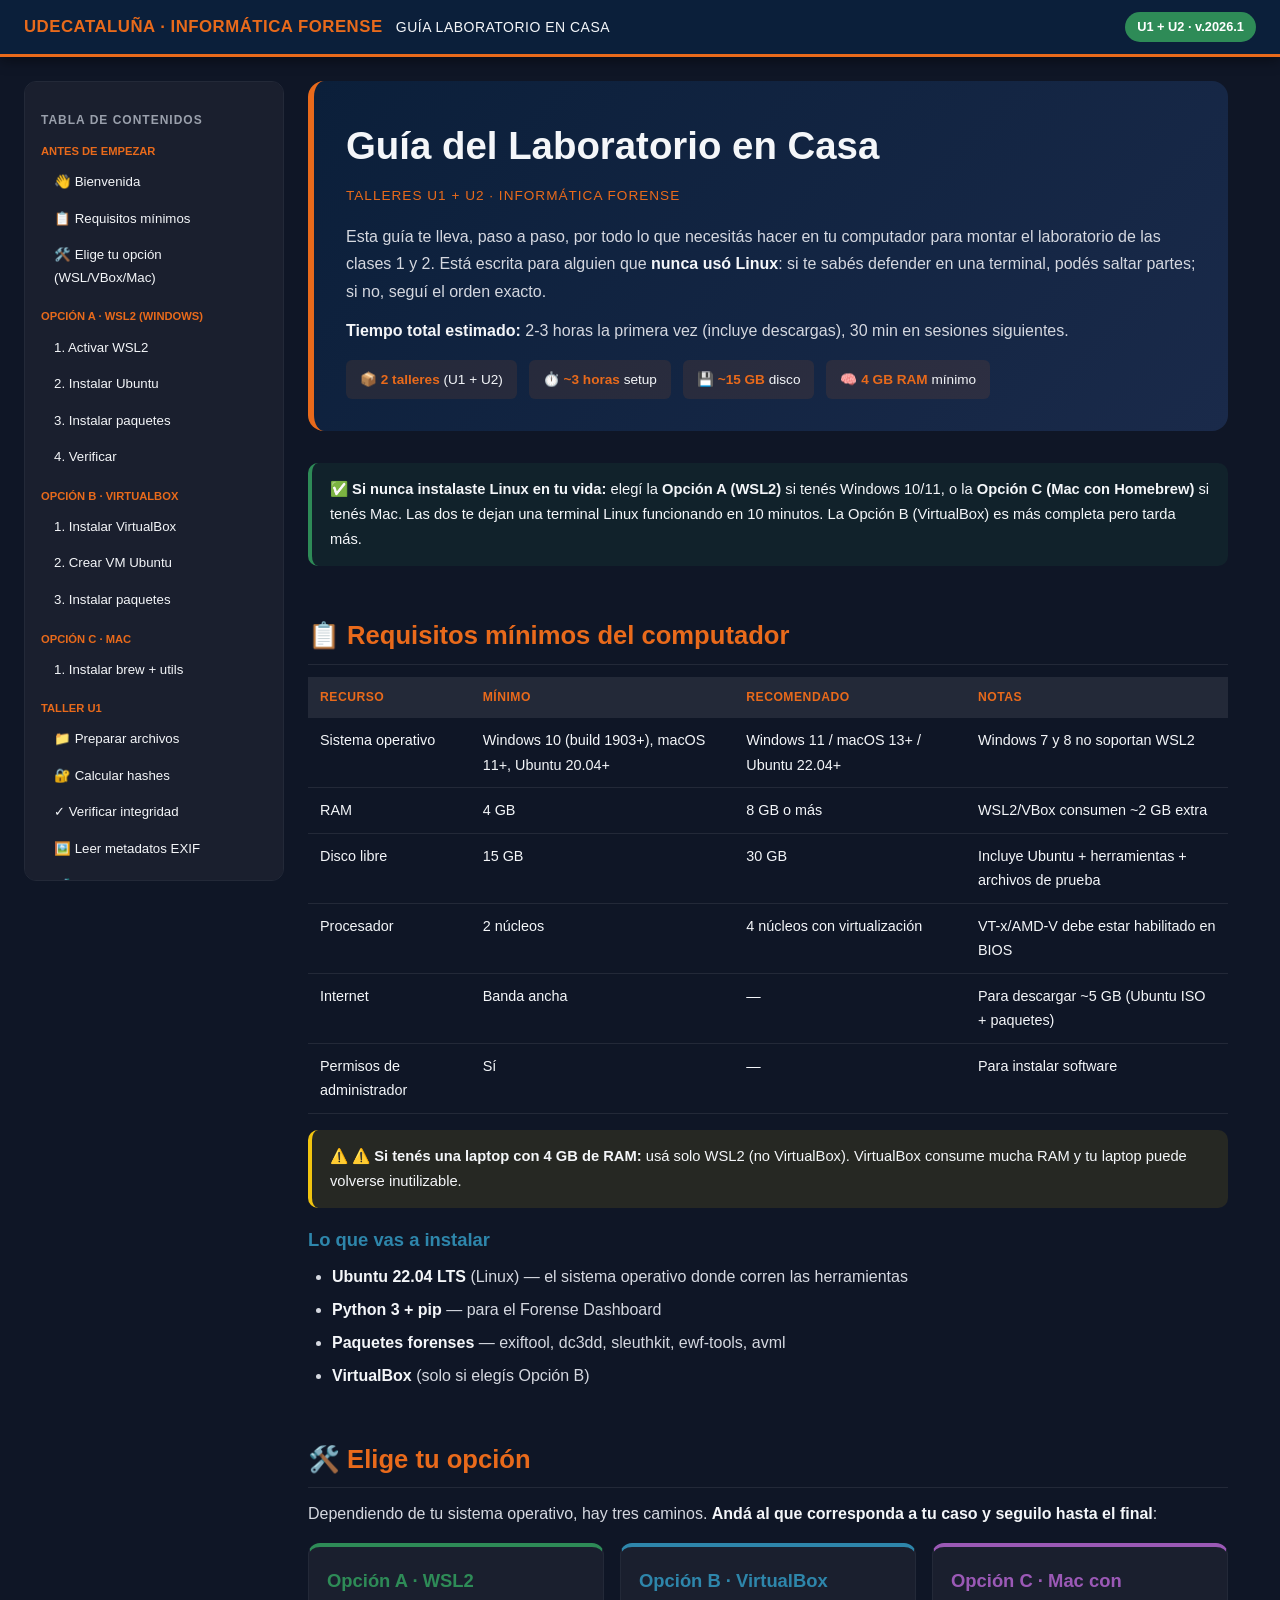
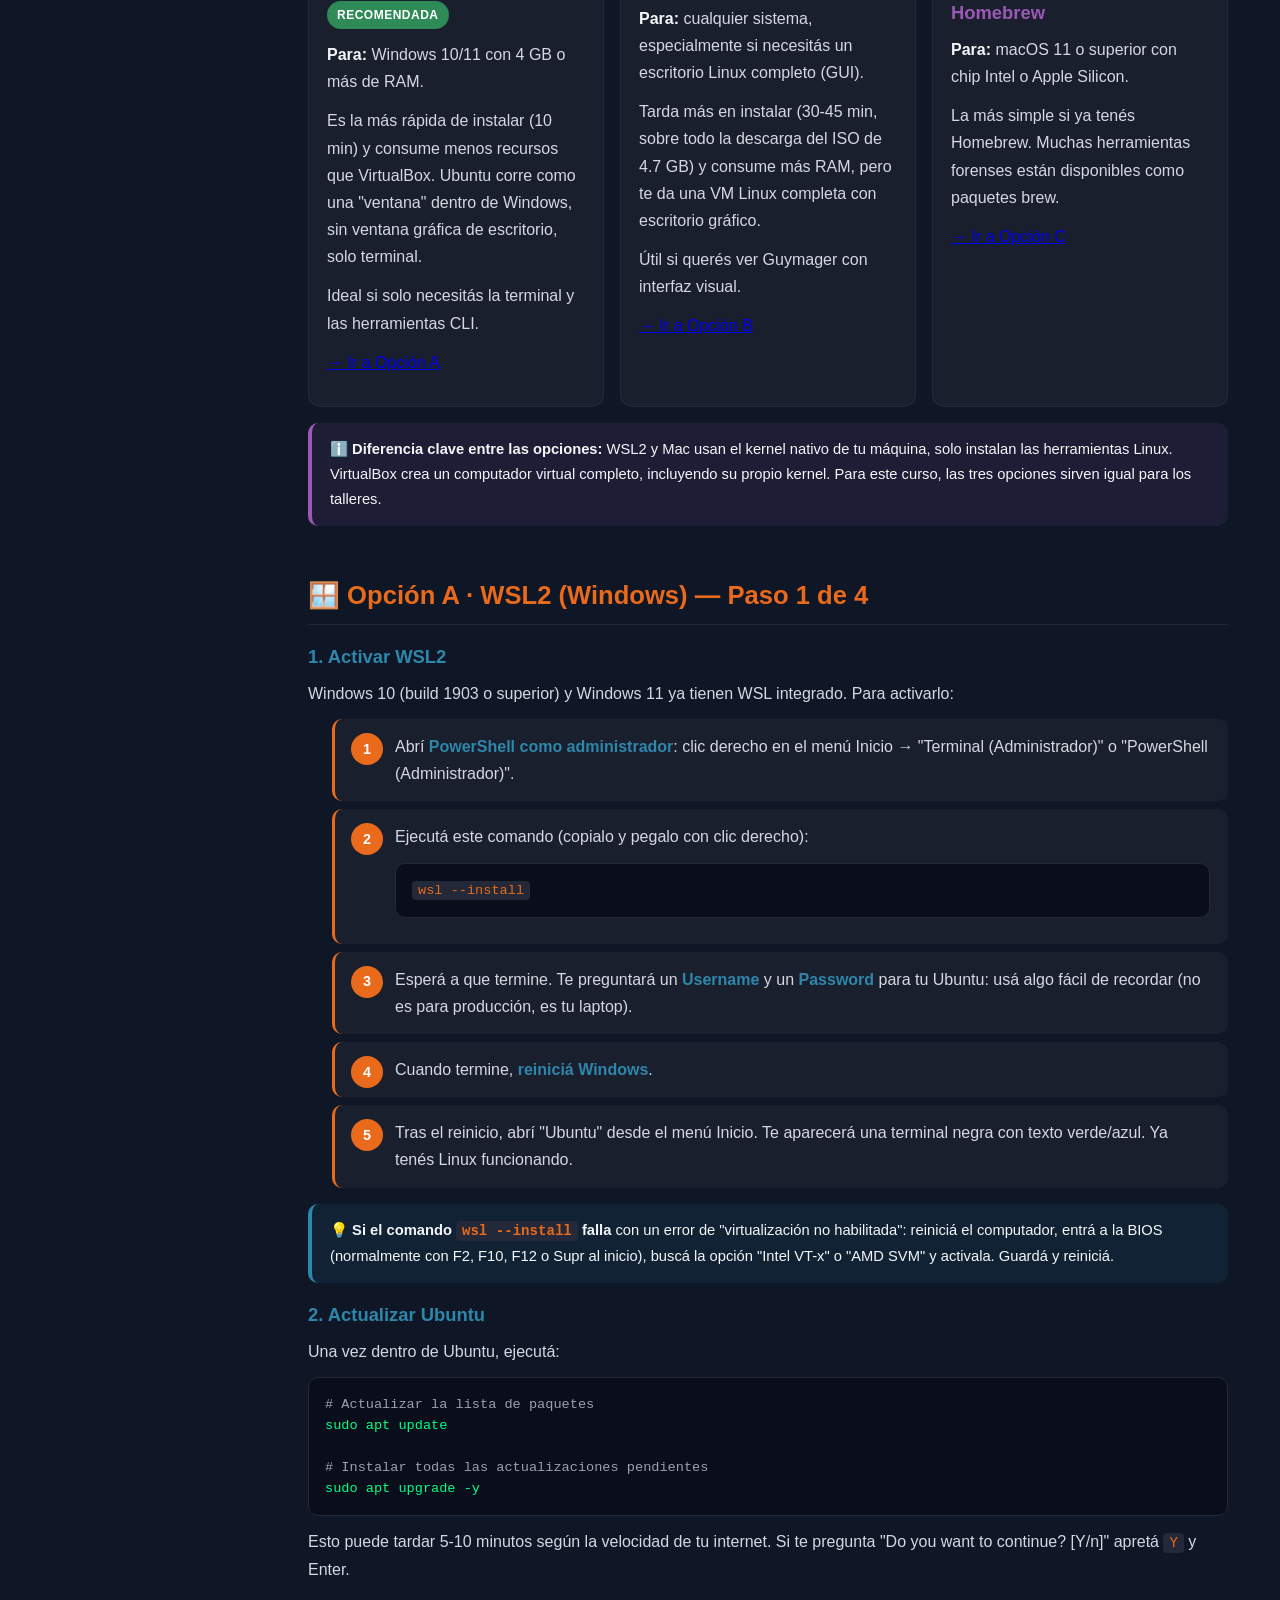
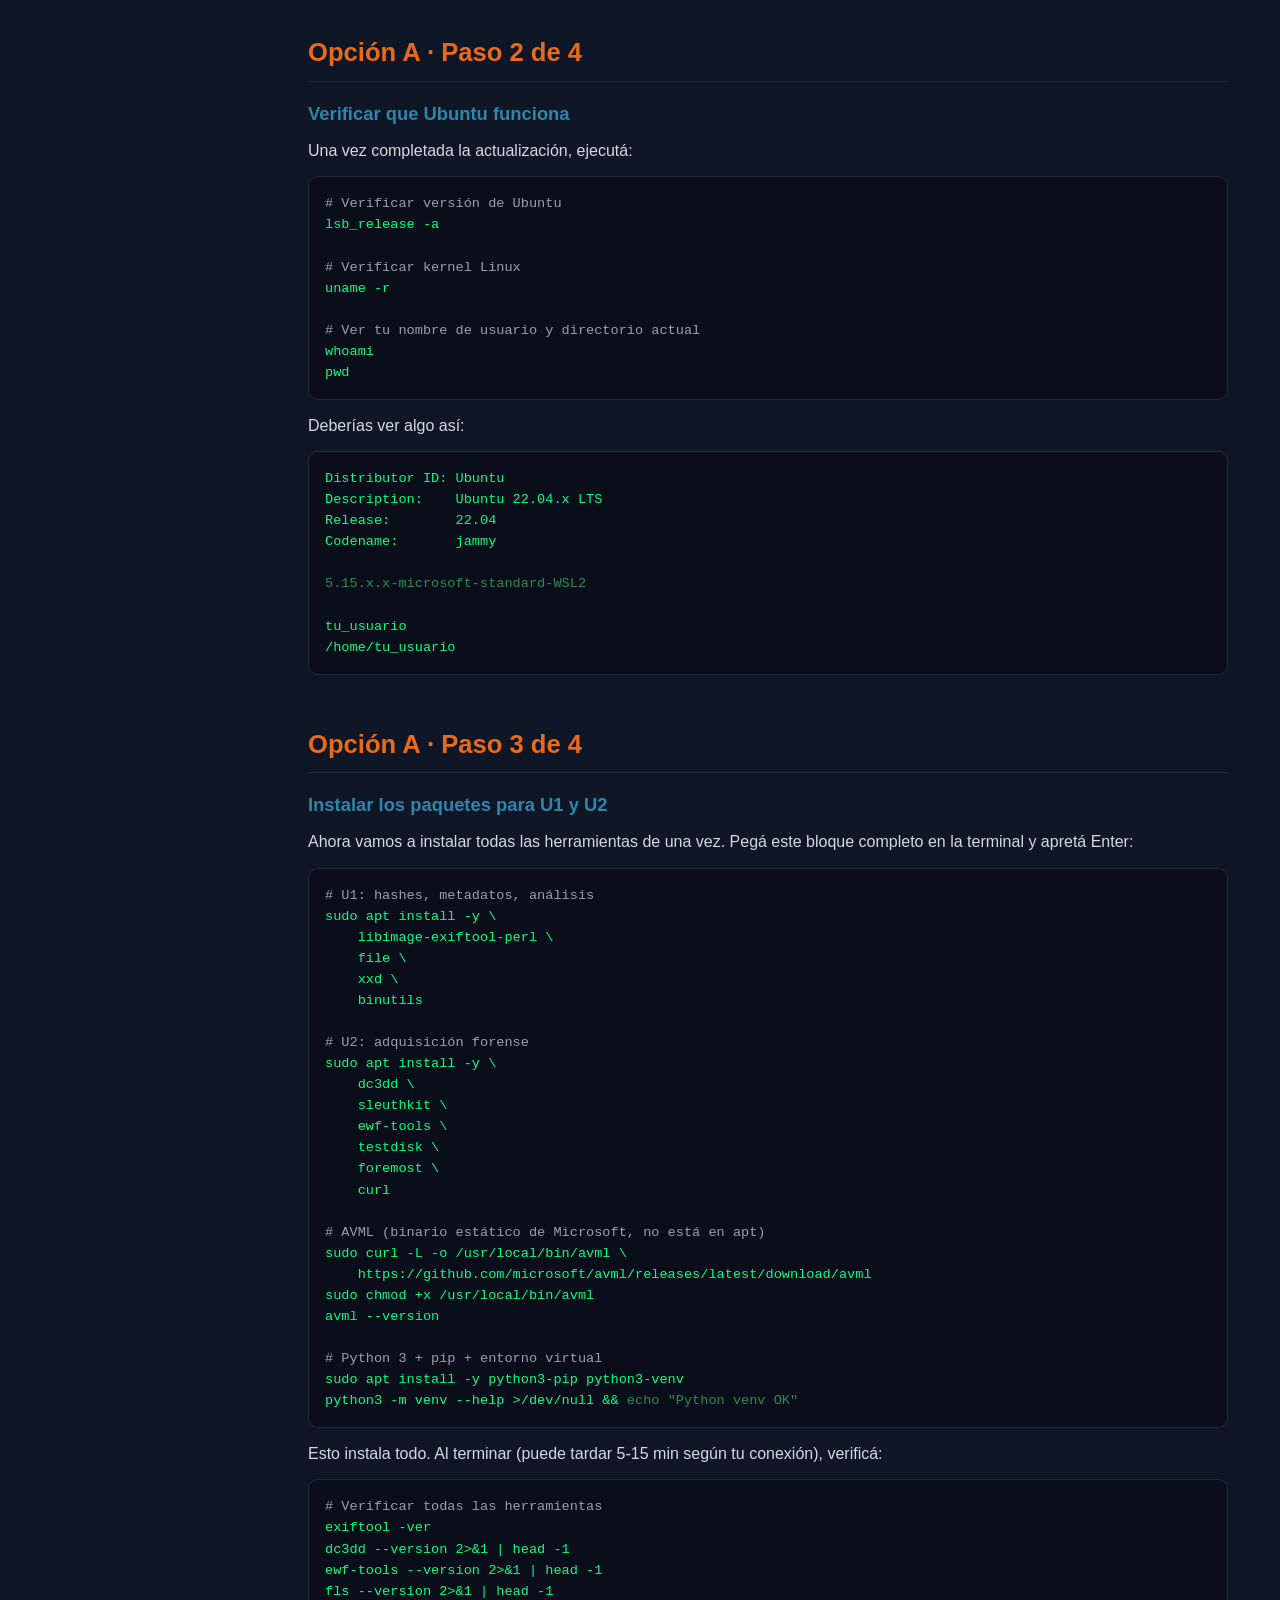
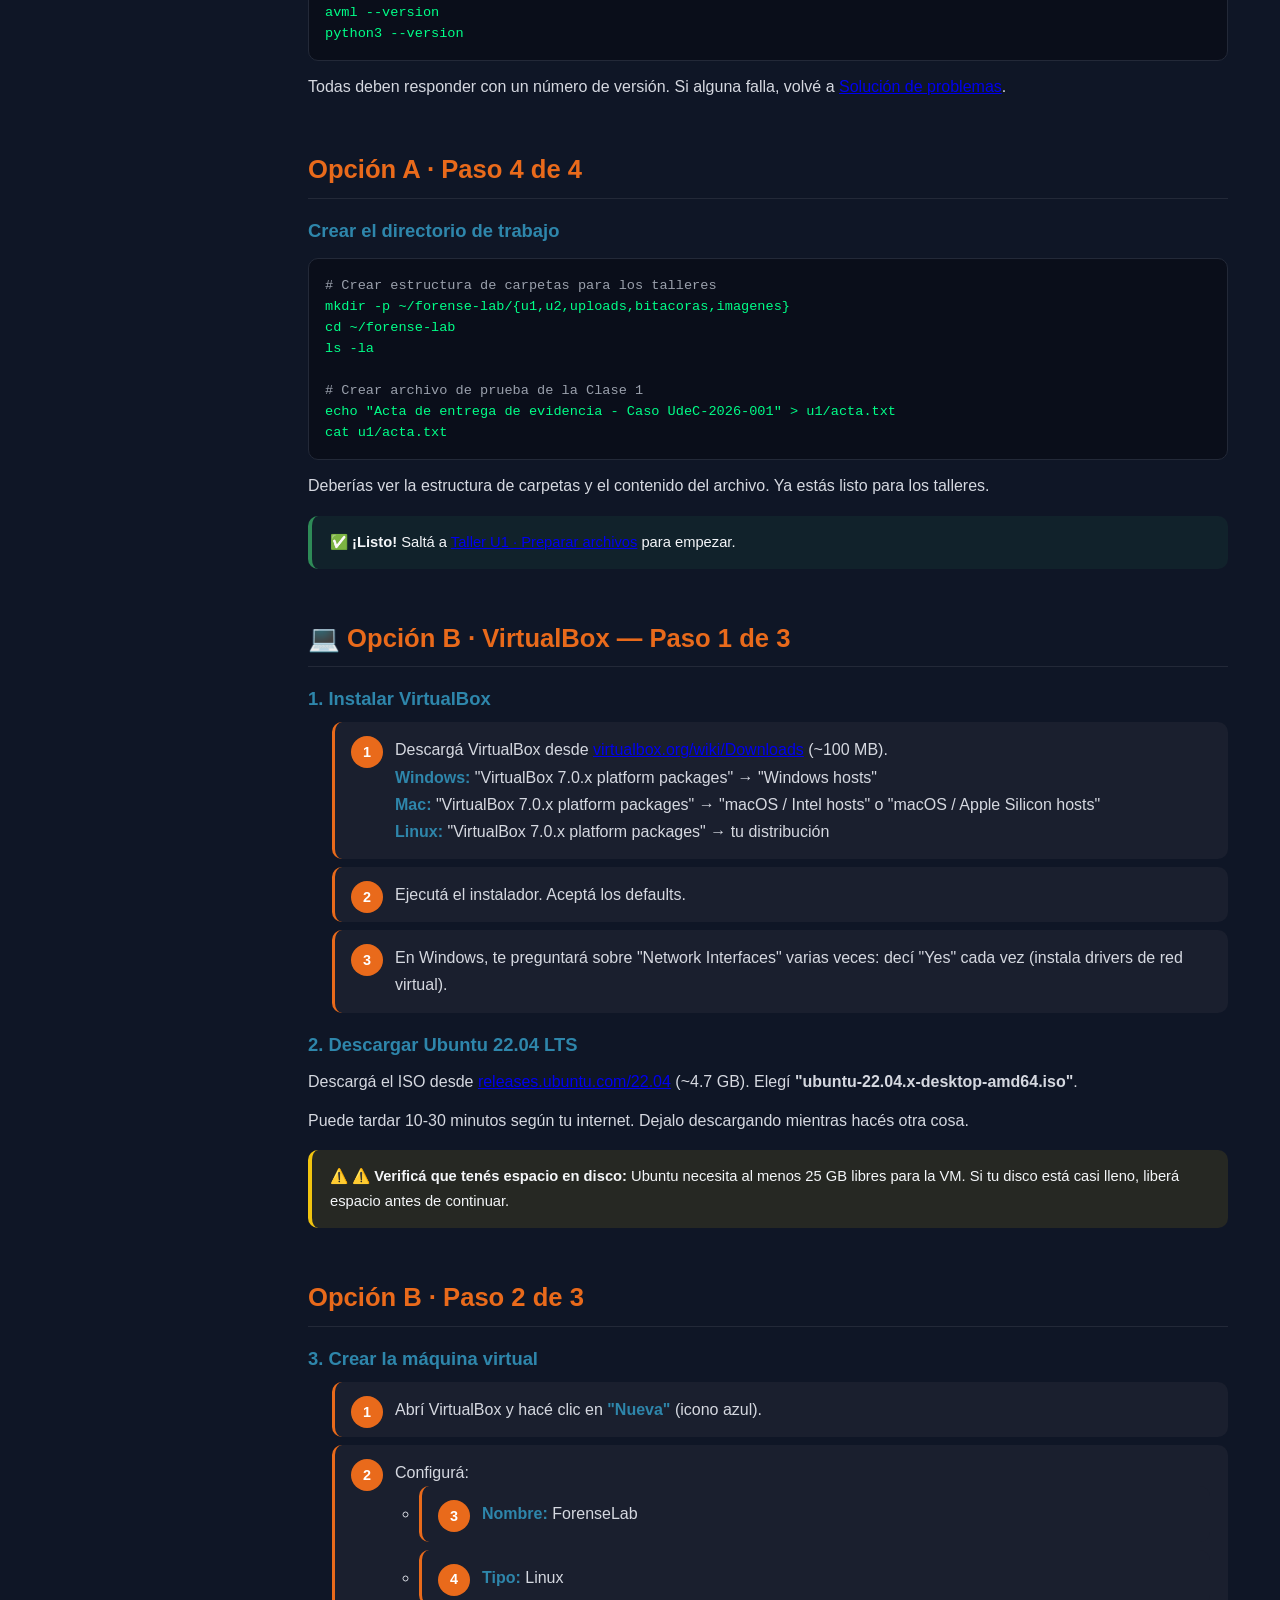
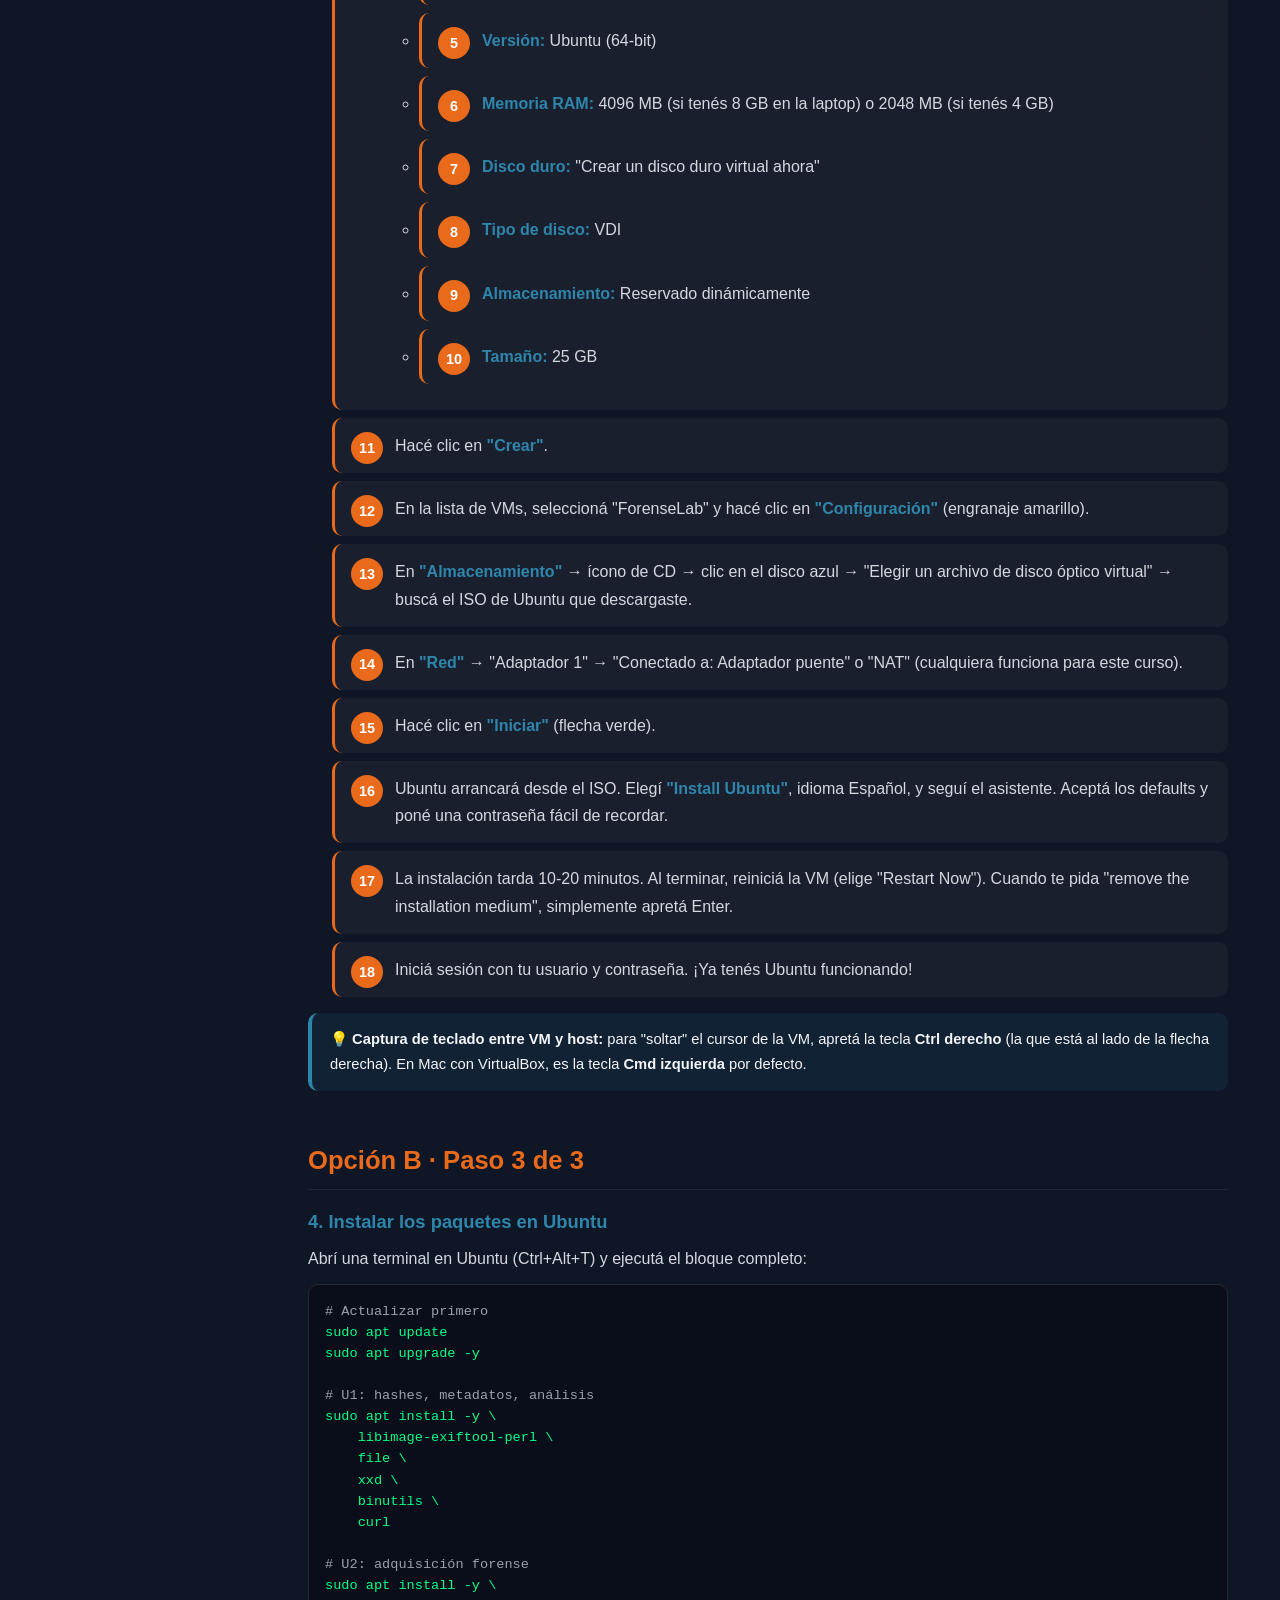
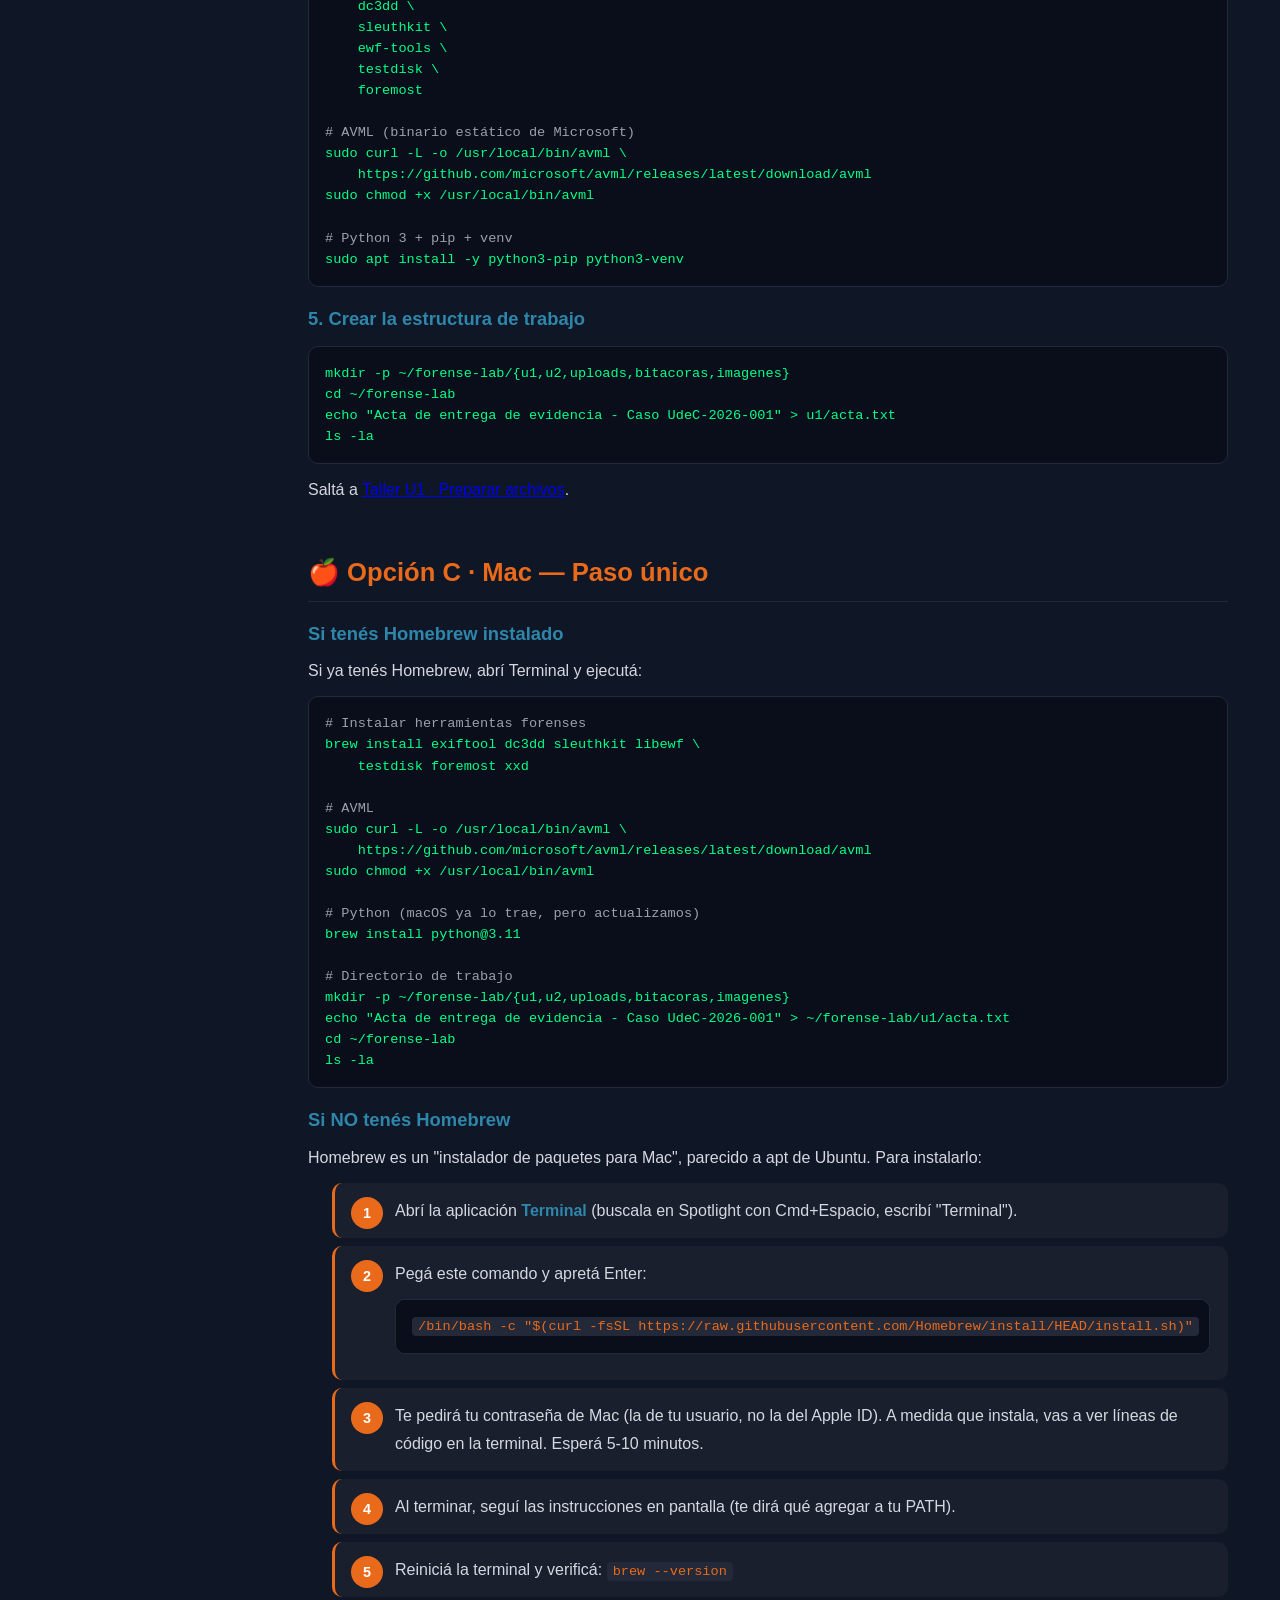
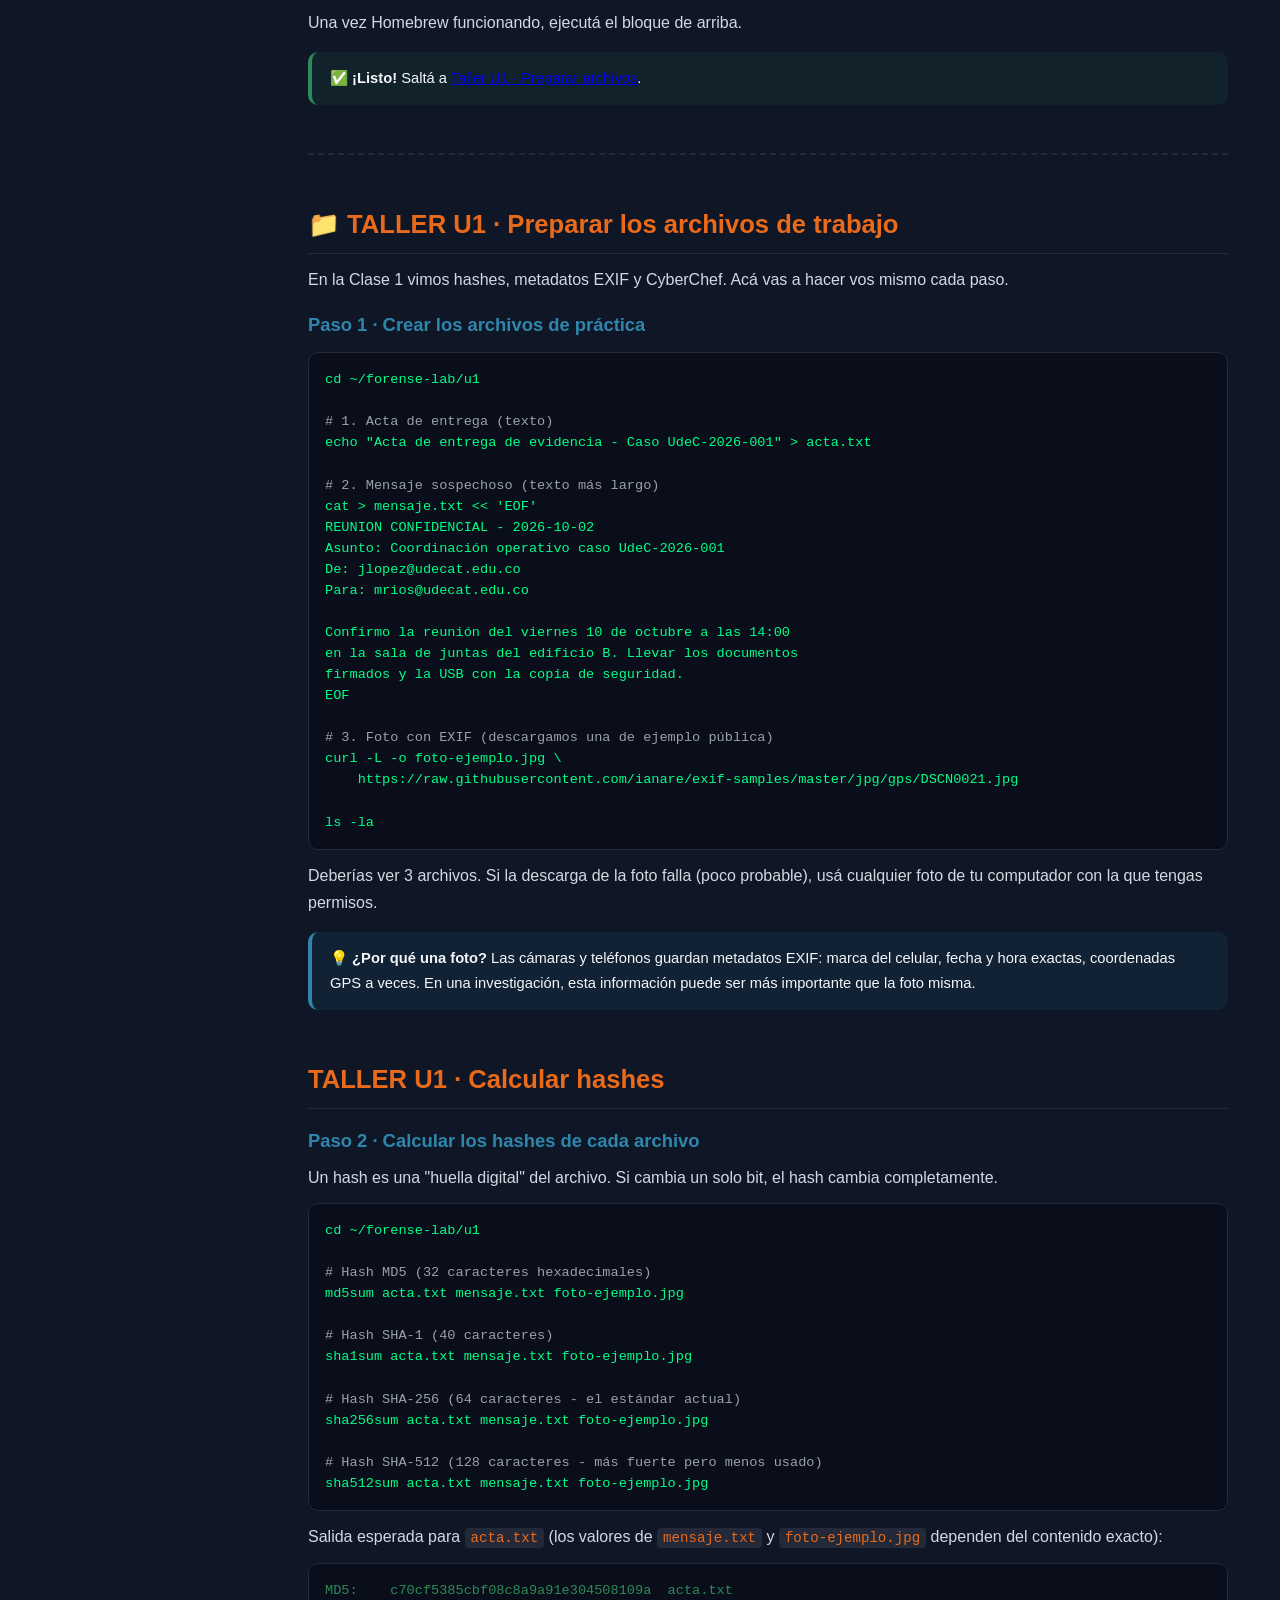
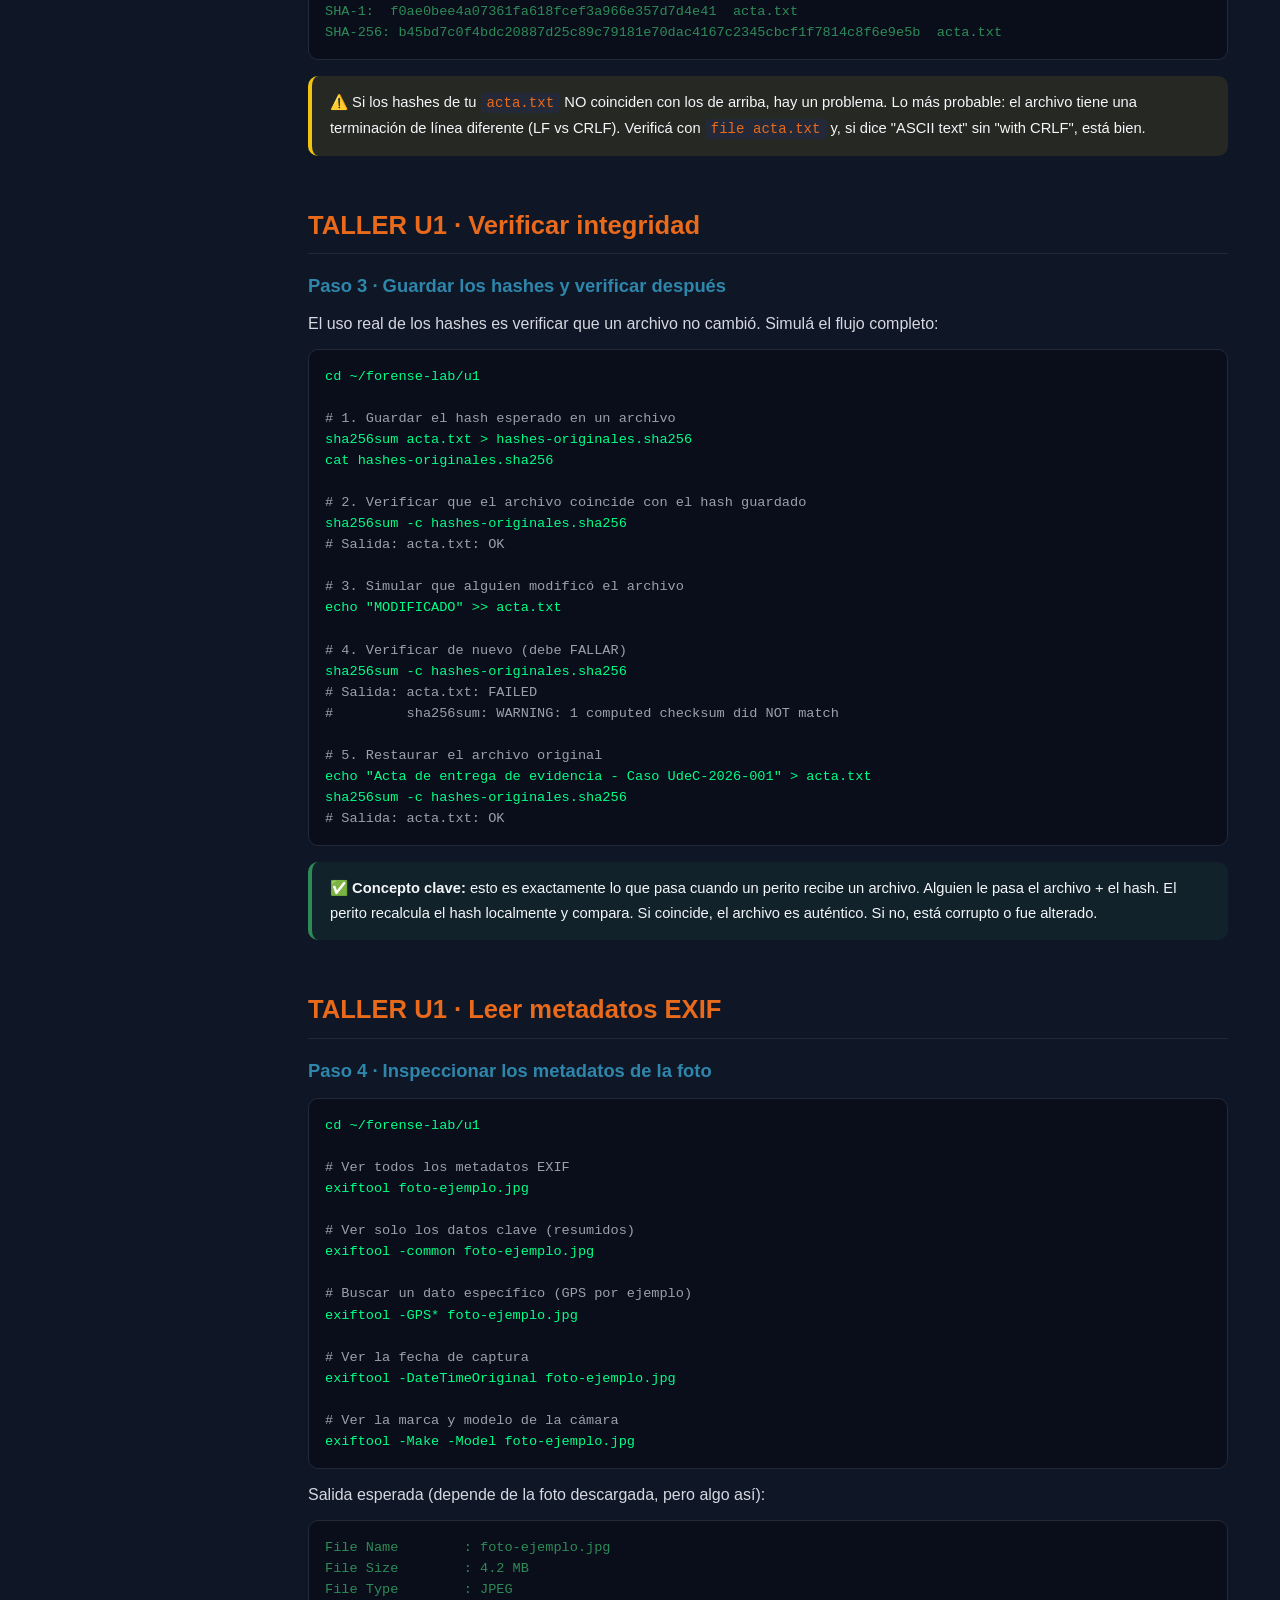
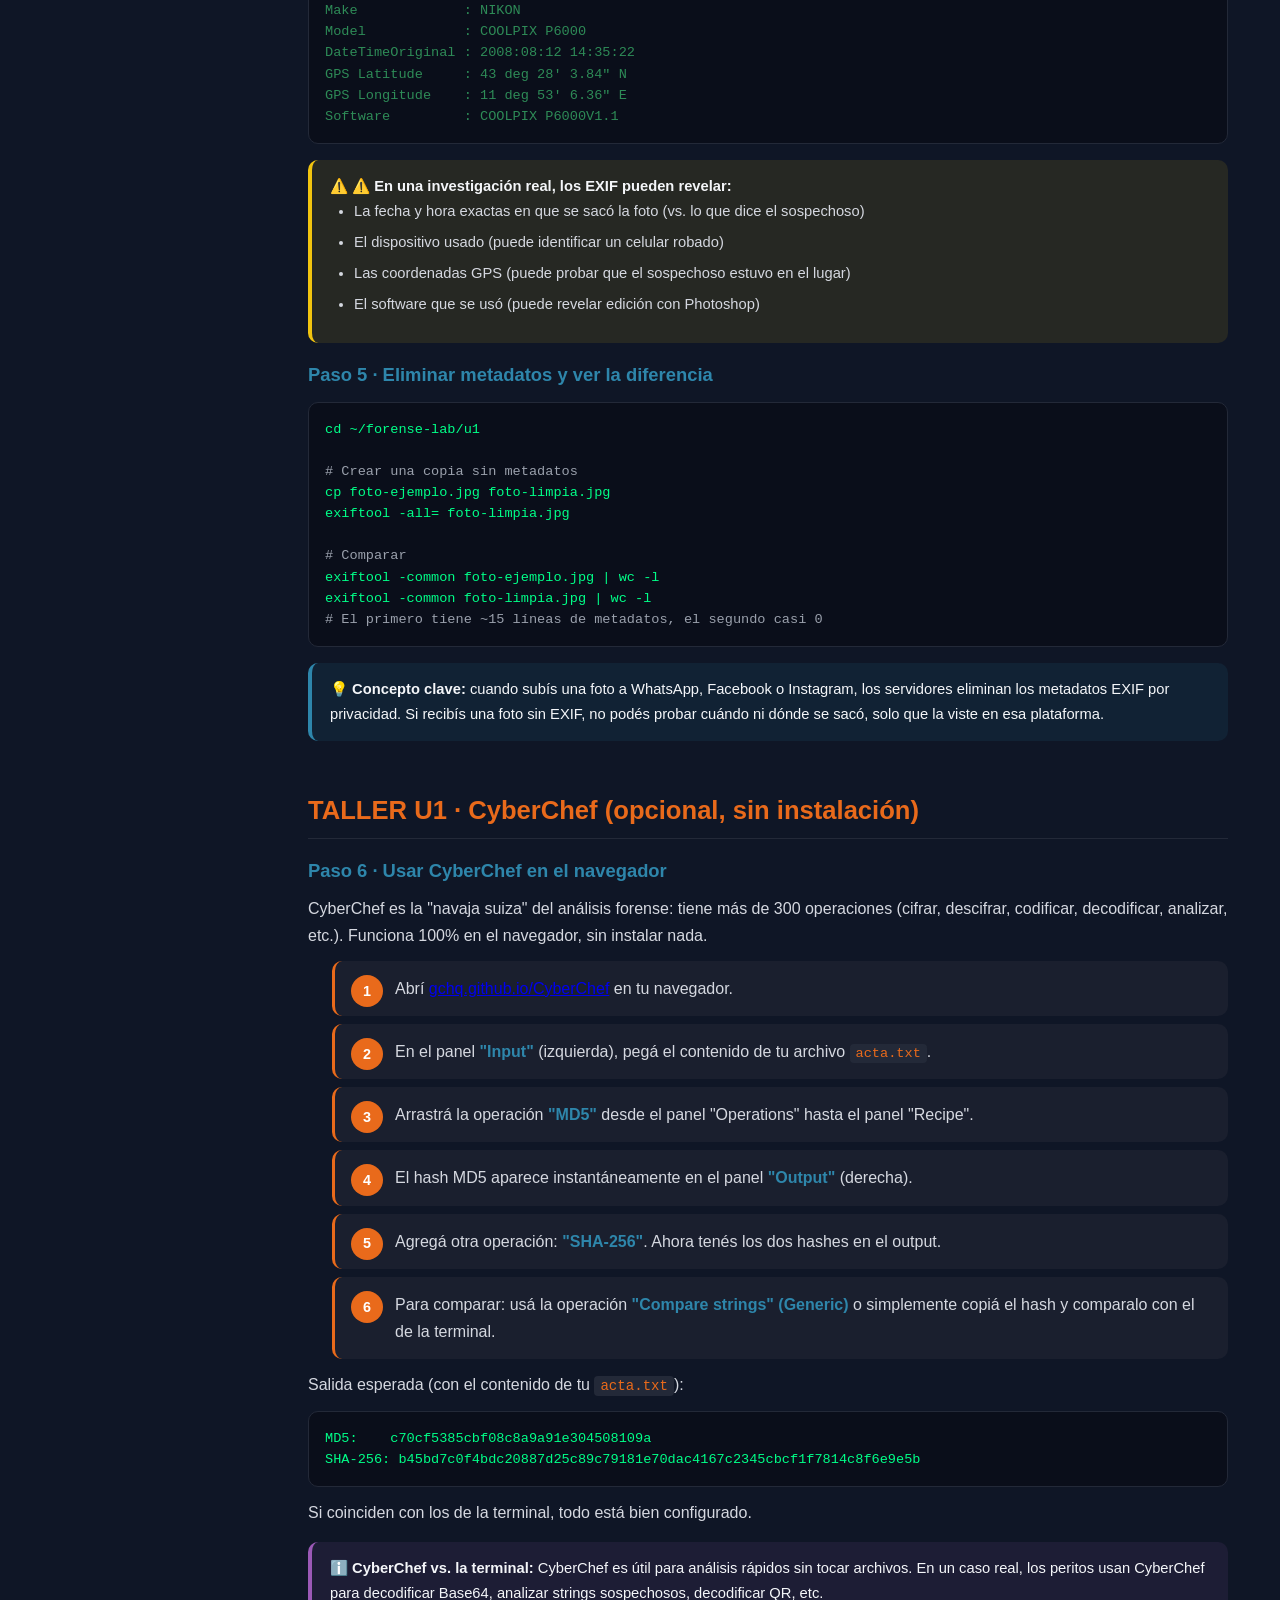
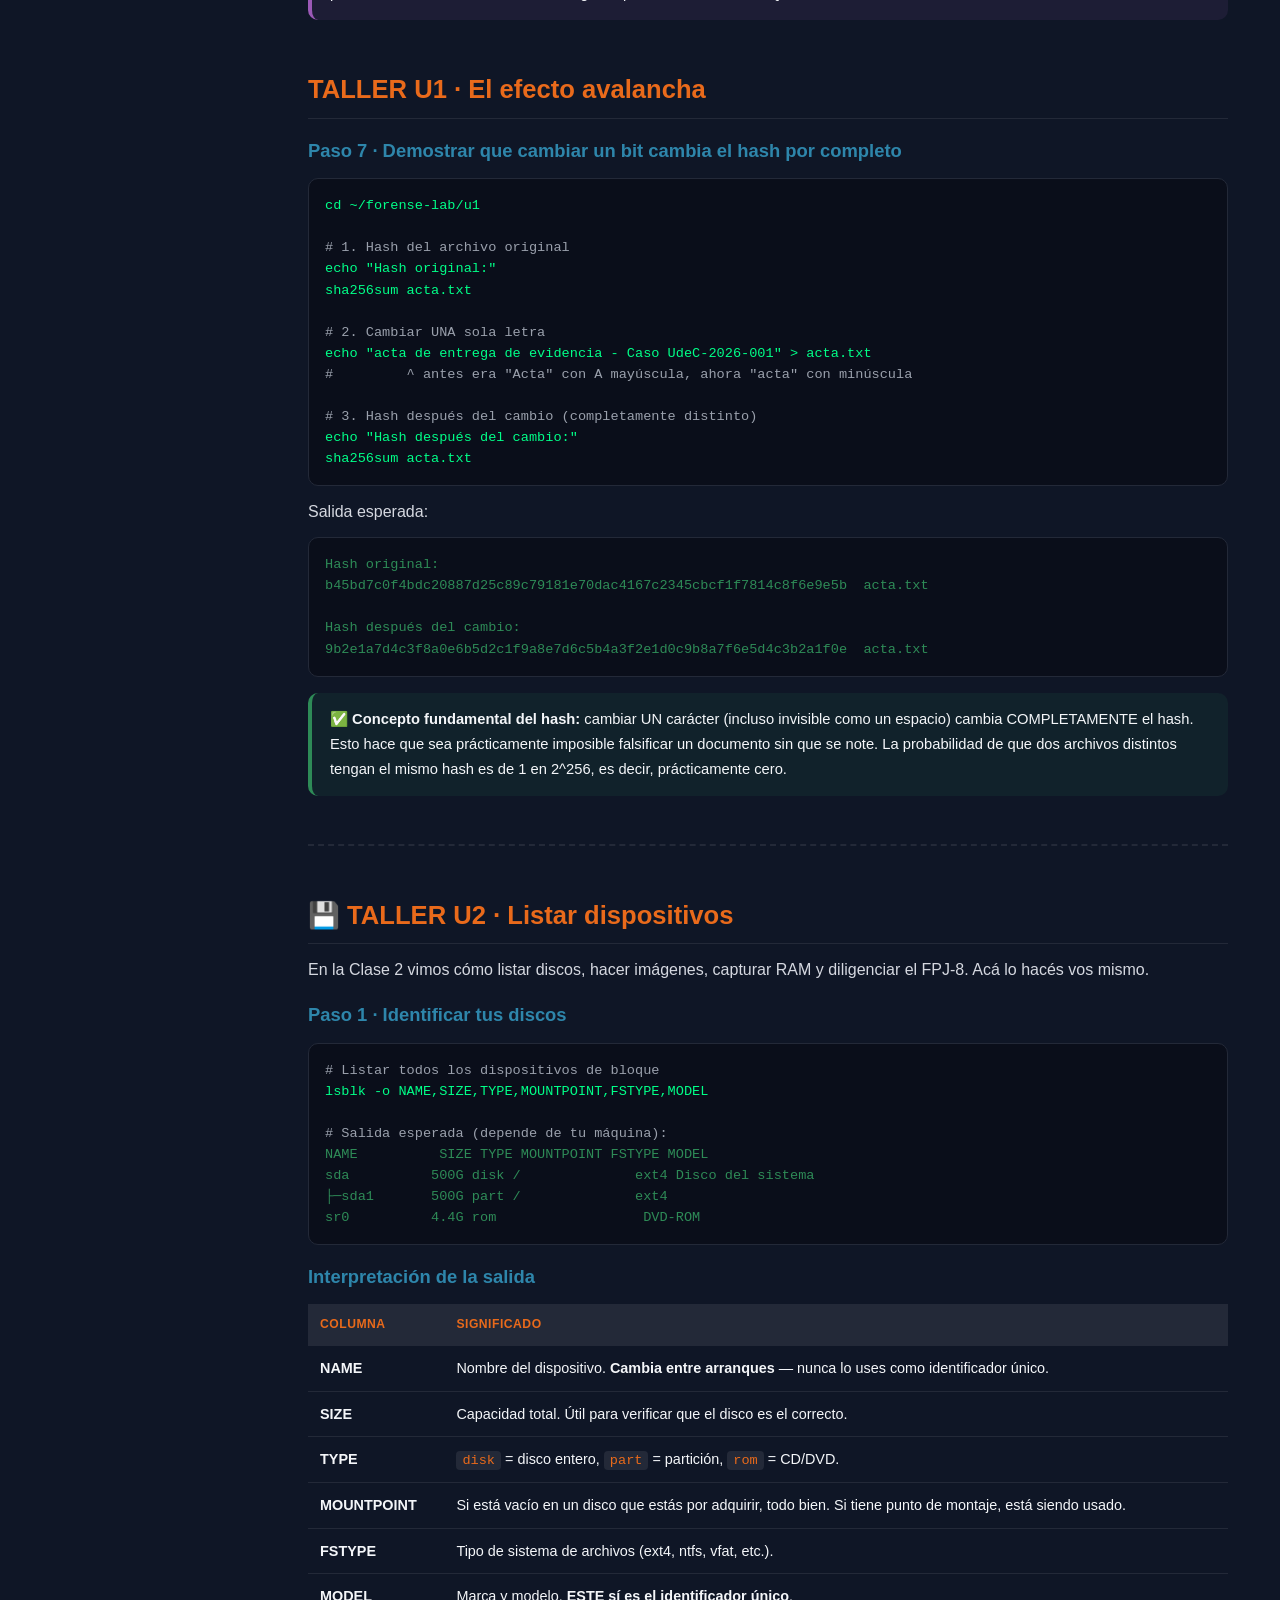
<file: GUIA-FORENSE-UdeC.html>
<!DOCTYPE html>
<html lang="es">
<head>
<meta charset="UTF-8">
<meta name="viewport" content="width=device-width, initial-scale=1.0">
<title>Guía del Laboratorio en Casa · Informática Forense · U1 y U2</title>
<style>
  :root {
    --navy: #0B1F3A;
    --accent: #E96A1B;
    --accent2: #2E86AB;
    --bg: #0F1626;
    --bg2: #1A1F2E;
    --bg3: #232938;
    --light: #F4F6F9;
    --grey: #9AA0AC;
    --green: #2E8B57;
    --yellow: #F1C40F;
    --red: #C0392B;
    --purple: #9B59B6;
  }
  * { box-sizing: border-box; margin: 0; padding: 0; }
  html { scroll-behavior: smooth; }
  body {
    font-family: -apple-system, BlinkMacSystemFont, 'Segoe UI', Roboto, 'Helvetica Neue', Arial, sans-serif;
    background: var(--bg);
    color: var(--light);
    line-height: 1.7;
    padding-bottom: 80px;
  }

  /* ───── Navbar ───── */
  nav {
    position: sticky; top: 0; z-index: 100;
    background: var(--navy);
    border-bottom: 3px solid var(--accent);
    padding: 12px 24px;
    display: flex; align-items: center; gap: 16px;
    box-shadow: 0 4px 12px rgba(0,0,0,0.4);
  }
  nav .brand {
    font-weight: 700; font-size: 1.05rem;
    color: var(--accent); text-transform: uppercase; letter-spacing: 0.5px;
  }
  nav .brand small { color: var(--light); font-weight: 400; margin-left: 8px; }
  nav .status {
    margin-left: auto;
    background: var(--green); color: white;
    padding: 4px 12px; border-radius: 999px;
    font-size: 0.8rem; font-weight: 600;
  }

  /* ───── Layout ───── */
  .layout { display: grid; grid-template-columns: 260px 1fr; max-width: 1400px; margin: 0 auto; padding: 24px; gap: 24px; }
  aside {
    position: sticky; top: 80px; height: fit-content;
    background: var(--bg2); border-radius: 12px;
    padding: 16px; border: 1px solid var(--bg3);
    max-height: calc(100vh - 100px); overflow-y: auto;
  }
  aside h4 { font-size: 0.75rem; text-transform: uppercase; color: var(--grey); letter-spacing: 1px; margin-bottom: 12px; }
  aside .group { font-size: 0.7rem; color: var(--accent); font-weight: 700; margin: 12px 0 4px; text-transform: uppercase; }
  aside a {
    display: block; color: var(--light); text-decoration: none;
    padding: 6px 10px; border-radius: 6px;
    font-size: 0.83rem; margin-bottom: 2px;
    border-left: 3px solid transparent;
    transition: all 0.2s;
  }
  aside a:hover { background: var(--bg3); border-left-color: var(--accent); }

  main { max-width: 920px; }
  section { margin-bottom: 48px; scroll-margin-top: 80px; }

  /* ───── Tipografía ───── */
  h1 {
    font-size: 2.4rem; font-weight: 800;
    color: var(--light); margin-bottom: 8px;
    border-bottom: 4px solid var(--accent);
    padding-bottom: 12px;
  }
  h1 small { display: block; font-size: 0.85rem; font-weight: 400; color: var(--accent); margin-top: 6px; text-transform: uppercase; letter-spacing: 1px; }
  h2 {
    font-size: 1.6rem; font-weight: 700;
    color: var(--accent); margin: 32px 0 12px;
    padding-bottom: 6px;
    border-bottom: 1px solid var(--bg3);
  }
  h3 { font-size: 1.15rem; font-weight: 700; color: var(--accent2); margin: 16px 0 8px; }
  h4 { font-size: 1rem; font-weight: 700; color: var(--light); margin: 12px 0 6px; }
  p { margin-bottom: 12px; color: #D5D8E0; }
  ul, ol { margin-left: 24px; margin-bottom: 12px; color: #D5D8E0; }
  li { margin-bottom: 6px; }
  strong { color: var(--light); }
  em { color: var(--yellow); font-style: normal; }

  /* ───── Cards ───── */
  .card {
    background: var(--bg2);
    border-radius: 12px;
    padding: 20px;
    margin: 16px 0;
    border: 1px solid var(--bg3);
    border-left: 4px solid var(--accent);
  }
  .card.green { border-left-color: var(--green); }
  .card.blue { border-left-color: var(--accent2); }
  .card.yellow { border-left-color: var(--yellow); }
  .card.red { border-left-color: var(--red); }
  .card.purple { border-left-color: var(--purple); }

  /* ───── Tablas ───── */
  table {
    width: 100%; border-collapse: collapse;
    margin: 12px 0; font-size: 0.9rem;
  }
  th, td { padding: 10px 12px; text-align: left; border-bottom: 1px solid var(--bg3); vertical-align: top; }
  th { background: var(--bg3); color: var(--accent); font-weight: 700; text-transform: uppercase; font-size: 0.76rem; letter-spacing: 0.5px; }
  tr:hover td { background: rgba(233, 106, 27, 0.05); }
  td code { background: var(--bg3); padding: 2px 6px; border-radius: 4px; color: var(--accent); font-size: 0.85rem; }

  /* ───── Code ───── */
  pre {
    background: #0A0E1A;
    color: #00FF88;
    padding: 16px;
    border-radius: 10px;
    overflow-x: auto;
    font-family: 'JetBrains Mono', 'Fira Code', Consolas, Monaco, monospace;
    font-size: 0.85rem;
    line-height: 1.55;
    border: 1px solid var(--bg3);
    margin: 12px 0;
  }
  pre code { color: inherit; background: transparent; padding: 0; font-size: inherit; }
  code {
    background: var(--bg3);
    color: var(--accent);
    padding: 2px 6px;
    border-radius: 4px;
    font-family: 'JetBrains Mono', Consolas, monospace;
    font-size: 0.88rem;
  }
  pre .c { color: var(--grey); }
  pre .cmd { color: var(--accent); font-weight: 700; }
  pre .ok { color: var(--green); }
  pre .warn { color: var(--yellow); }
  pre .err { color: var(--red); }
  pre .var { color: var(--purple); }

  /* ───── Notes ───── */
  .note, .warning, .danger, .success, .info {
    padding: 14px 18px; border-radius: 10px;
    margin: 16px 0; font-size: 0.92rem;
    border-left: 4px solid;
  }
  .note { background: rgba(46, 134, 171, 0.1); border-left-color: var(--accent2); }
  .info { background: rgba(155, 89, 182, 0.1); border-left-color: var(--purple); }
  .warning { background: rgba(241, 196, 15, 0.1); border-left-color: var(--yellow); }
  .danger { background: rgba(192, 57, 43, 0.1); border-left-color: var(--red); }
  .success { background: rgba(46, 139, 87, 0.1); border-left-color: var(--green); }
  .note::before { content: "💡 "; }
  .info::before { content: "ℹ️ "; }
  .warning::before { content: "⚠️ "; }
  .danger::before { content: "🚨 "; }
  .success::before { content: "✅ "; }

  /* ───── Pills ───── */
  .pill {
    display: inline-block;
    background: var(--accent);
    color: white;
    padding: 4px 10px;
    border-radius: 999px;
    font-size: 0.75rem;
    font-weight: 700;
    margin-right: 4px;
    margin-bottom: 4px;
    text-transform: uppercase;
    letter-spacing: 0.5px;
  }
  .pill.blue { background: var(--accent2); }
  .pill.green { background: var(--green); }
  .pill.yellow { background: var(--yellow); color: #000; }
  .pill.red { background: var(--red); }
  .pill.purple { background: var(--purple); }
  .pill.outline { background: transparent; border: 1px solid var(--accent); color: var(--accent); }

  /* ───── Steps ───── */
  .steps { counter-reset: step; list-style: none; padding: 0; }
  .steps li {
    counter-increment: step;
    padding: 14px 18px 14px 60px;
    background: var(--bg2);
    border-radius: 10px;
    margin-bottom: 8px;
    position: relative;
    border-left: 3px solid var(--accent);
  }
  .steps li::before {
    content: counter(step);
    position: absolute;
    left: 16px; top: 14px;
    width: 32px; height: 32px;
    background: var(--accent);
    color: white;
    border-radius: 50%;
    display: flex; align-items: center; justify-content: center;
    font-weight: 700; font-size: 0.9rem;
  }
  .steps li b { color: var(--accent2); }
  .steps li code { background: var(--bg3); padding: 2px 6px; border-radius: 4px; color: var(--accent); font-size: 0.85rem; }

  /* ───── Hero ───── */
  .hero {
    background: linear-gradient(135deg, var(--navy) 0%, #1A2A4A 100%);
    border-radius: 16px;
    padding: 32px;
    margin-bottom: 32px;
    border-left: 6px solid var(--accent);
  }
  .hero h1 { border: none; padding: 0; margin-bottom: 16px; }
  .hero .meta { display: flex; flex-wrap: wrap; gap: 12px; margin-top: 16px; }
  .hero .meta div { background: rgba(233, 106, 27, 0.1); padding: 8px 14px; border-radius: 6px; font-size: 0.85rem; }
  .hero .meta strong { color: var(--accent); }

  /* ───── Options grid ───── */
  .options { display: grid; grid-template-columns: repeat(3, 1fr); gap: 16px; margin: 16px 0; }
  .opt {
    background: var(--bg2); border: 1px solid var(--bg3);
    border-radius: 12px; padding: 18px;
    border-top: 4px solid var(--accent2);
  }
  .opt h3 { color: var(--accent2); margin-top: 0; }
  .opt.recommended { border-top-color: var(--green); }
  .opt.recommended h3 { color: var(--green); }
  .opt.advanced { border-top-color: var(--purple); }
  .opt.advanced h3 { color: var(--purple); }

  /* ───── Footer ───── */
  footer {
    background: var(--navy);
    padding: 20px; text-align: center;
    border-top: 3px solid var(--accent);
    color: var(--grey); font-size: 0.85rem;
  }

  /* ───── Print ───── */
  @media print {
    nav, aside, footer { display: none; }
    .layout { display: block; padding: 0; }
    main { max-width: 100%; }
    body { background: white; color: black; }
    pre { background: #f5f5f5; color: black; }
  }
  @media (max-width: 900px) {
    .layout { grid-template-columns: 1fr; }
    aside { position: static; max-height: none; }
    .options { grid-template-columns: 1fr; }
  }
</style>
</head>
<body>

<nav>
  <div class="brand">UdeCataluña · Informática Forense <small>Guía Laboratorio en Casa</small></div>
  <span class="status">U1 + U2 · v.2026.1</span>
</nav>

<div class="layout">

<aside>
  <h4>Tabla de contenidos</h4>
  <div class="group">Antes de empezar</div>
  <a href="#bienvenida">👋 Bienvenida</a>
  <a href="#requisitos">📋 Requisitos mínimos</a>
  <a href="#opciones">🛠️ Elige tu opción (WSL/VBox/Mac)</a>

  <div class="group">Opción A · WSL2 (Windows)</div>
  <a href="#wsl-instalar">1. Activar WSL2</a>
  <a href="#wsl-ubuntu">2. Instalar Ubuntu</a>
  <a href="#wsl-paquetes">3. Instalar paquetes</a>
  <a href="#wsl-verificar">4. Verificar</a>

  <div class="group">Opción B · VirtualBox</div>
  <a href="#vbox-instalar">1. Instalar VirtualBox</a>
  <a href="#vbox-ubuntu">2. Crear VM Ubuntu</a>
  <a href="#vbox-paquetes">3. Instalar paquetes</a>

  <div class="group">Opción C · Mac</div>
  <a href="#mac-instalar">1. Instalar brew + utils</a>

  <div class="group">Taller U1</div>
  <a href="#u1-archivos">📁 Preparar archivos</a>
  <a href="#u1-hashes">🔐 Calcular hashes</a>
  <a href="#u1-verificar">✓ Verificar integridad</a>
  <a href="#u1-exif">🖼️ Leer metadatos EXIF</a>
  <a href="#u1-cyberchef">🧪 CyberChef</a>
  <a href="#u1-efecto">💥 Efecto avalancha</a>

  <div class="group">Taller U2</div>
  <a href="#u2-discos">💾 Listar dispositivos</a>
  <a href="#u2-imagen">🛡️ Crear imagen (dc3dd)</a>
  <a href="#u2-ram">🧠 Captura de RAM (AVML)</a>
  <a href="#u2-dashboard">🖥️ Forense Dashboard</a>
  <a href="#u2-fpj8">📝 Generar FPJ-8</a>

  <div class="group">Cierre</div>
  <a href="#verificacion-final">✅ Verificación final</a>
  <a href="#problemas">🚨 Solución de problemas</a>
  <a href="#entrega">📤 Qué entregar</a>
</aside>

<main>

<!-- ============================================ -->
<section id="bienvenida">
<div class="hero">
  <h1>Guía del Laboratorio en Casa
    <small>Talleres U1 + U2 · Informática Forense</small>
  </h1>
  <p>Esta guía te lleva, paso a paso, por todo lo que necesitás hacer en tu computador para montar el laboratorio de las clases 1 y 2. Está escrita para alguien que <strong>nunca usó Linux</strong>: si te sabés defender en una terminal, podés saltar partes; si no, seguí el orden exacto.</p>
  <p><strong>Tiempo total estimado:</strong> 2-3 horas la primera vez (incluye descargas), 30 min en sesiones siguientes.</p>
  <div class="meta">
    <div>📦 <strong>2 talleres</strong> (U1 + U2)</div>
    <div>⏱️ <strong>~3 horas</strong> setup</div>
    <div>💾 <strong>~15 GB</strong> disco</div>
    <div>🧠 <strong>4 GB RAM</strong> mínimo</div>
  </div>
</div>

<div class="success">
  <strong>Si nunca instalaste Linux en tu vida:</strong> elegí la <strong>Opción A (WSL2)</strong> si tenés Windows 10/11, o la <strong>Opción C (Mac con Homebrew)</strong> si tenés Mac. Las dos te dejan una terminal Linux funcionando en 10 minutos. La Opción B (VirtualBox) es más completa pero tarda más.
</div>
</section>

<!-- ============================================ -->
<section id="requisitos">
<h2>📋 Requisitos mínimos del computador</h2>

<table>
  <thead>
    <tr><th>Recurso</th><th>Mínimo</th><th>Recomendado</th><th>Notas</th></tr>
  </thead>
  <tbody>
    <tr><td>Sistema operativo</td><td>Windows 10 (build 1903+), macOS 11+, Ubuntu 20.04+</td><td>Windows 11 / macOS 13+ / Ubuntu 22.04+</td><td>Windows 7 y 8 no soportan WSL2</td></tr>
    <tr><td>RAM</td><td>4 GB</td><td>8 GB o más</td><td>WSL2/VBox consumen ~2 GB extra</td></tr>
    <tr><td>Disco libre</td><td>15 GB</td><td>30 GB</td><td>Incluye Ubuntu + herramientas + archivos de prueba</td></tr>
    <tr><td>Procesador</td><td>2 núcleos</td><td>4 núcleos con virtualización</td><td>VT-x/AMD-V debe estar habilitado en BIOS</td></tr>
    <tr><td>Internet</td><td>Banda ancha</td><td>—</td><td>Para descargar ~5 GB (Ubuntu ISO + paquetes)</td></tr>
    <tr><td>Permisos de administrador</td><td>Sí</td><td>—</td><td>Para instalar software</td></tr>
  </tbody>
</table>

<div class="warning">
  <strong>⚠️ Si tenés una laptop con 4 GB de RAM:</strong> usá solo WSL2 (no VirtualBox). VirtualBox consume mucha RAM y tu laptop puede volverse inutilizable.
</div>

<h3>Lo que vas a instalar</h3>

<ul>
  <li><strong>Ubuntu 22.04 LTS</strong> (Linux) — el sistema operativo donde corren las herramientas</li>
  <li><strong>Python 3 + pip</strong> — para el Forense Dashboard</li>
  <li><strong>Paquetes forenses</strong> — exiftool, dc3dd, sleuthkit, ewf-tools, avml</li>
  <li><strong>VirtualBox</strong> (solo si elegís Opción B)</li>
</ul>
</section>

<!-- ============================================ -->
<section id="opciones">
<h2>🛠️ Elige tu opción</h2>

<p>Dependiendo de tu sistema operativo, hay tres caminos. <strong>Andá al que corresponda a tu caso y seguilo hasta el final</strong>:</p>

<div class="options">
  <div class="opt recommended">
    <h3>Opción A · WSL2 <span class="pill green">Recomendada</span></h3>
    <p><strong>Para:</strong> Windows 10/11 con 4 GB o más de RAM.</p>
    <p>Es la más rápida de instalar (10 min) y consume menos recursos que VirtualBox. Ubuntu corre como una "ventana" dentro de Windows, sin ventana gráfica de escritorio, solo terminal.</p>
    <p>Ideal si solo necesitás la terminal y las herramientas CLI.</p>
    <p><a href="#wsl-instalar">→ Ir a Opción A</a></p>
  </div>

  <div class="opt">
    <h3>Opción B · VirtualBox</h3>
    <p><strong>Para:</strong> cualquier sistema, especialmente si necesitás un escritorio Linux completo (GUI).</p>
    <p>Tarda más en instalar (30-45 min, sobre todo la descarga del ISO de 4.7 GB) y consume más RAM, pero te da una VM Linux completa con escritorio gráfico.</p>
    <p>Útil si querés ver Guymager con interfaz visual.</p>
    <p><a href="#vbox-instalar">→ Ir a Opción B</a></p>
  </div>

  <div class="opt advanced">
    <h3>Opción C · Mac con Homebrew</h3>
    <p><strong>Para:</strong> macOS 11 o superior con chip Intel o Apple Silicon.</p>
    <p>La más simple si ya tenés Homebrew. Muchas herramientas forenses están disponibles como paquetes brew.</p>
    <p><a href="#mac-instalar">→ Ir a Opción C</a></p>
  </div>
</div>

<div class="info">
  <strong>Diferencia clave entre las opciones:</strong> WSL2 y Mac usan el kernel nativo de tu máquina, solo instalan las herramientas Linux. VirtualBox crea un computador virtual completo, incluyendo su propio kernel. Para este curso, las tres opciones sirven igual para los talleres.
</div>
</section>

<!-- ============================================ -->
<section id="wsl-instalar">
<h2>🪟 Opción A · WSL2 (Windows) — Paso 1 de 4</h2>

<h3>1. Activar WSL2</h3>

<p>Windows 10 (build 1903 o superior) y Windows 11 ya tienen WSL integrado. Para activarlo:</p>

<ol class="steps">
  <li>Abrí <b>PowerShell como administrador</b>: clic derecho en el menú Inicio → "Terminal (Administrador)" o "PowerShell (Administrador)".</li>
  <li>Ejecutá este comando (copialo y pegalo con clic derecho):
<pre><code>wsl --install</code></pre>
  </li>
  <li>Esperá a que termine. Te preguntará un <b>Username</b> y un <b>Password</b> para tu Ubuntu: usá algo fácil de recordar (no es para producción, es tu laptop).</li>
  <li>Cuando termine, <b>reiniciá Windows</b>.</li>
  <li>Tras el reinicio, abrí "Ubuntu" desde el menú Inicio. Te aparecerá una terminal negra con texto verde/azul. Ya tenés Linux funcionando.</li>
</ol>

<div class="note">
  <strong>Si el comando <code>wsl --install</code> falla</strong> con un error de "virtualización no habilitada": reiniciá el computador, entrá a la BIOS (normalmente con F2, F10, F12 o Supr al inicio), buscá la opción "Intel VT-x" o "AMD SVM" y activala. Guardá y reiniciá.
</div>

<h3>2. Actualizar Ubuntu</h3>

<p>Una vez dentro de Ubuntu, ejecutá:</p>

<pre><code><span class="c"># Actualizar la lista de paquetes</span>
sudo apt update

<span class="c"># Instalar todas las actualizaciones pendientes</span>
sudo apt upgrade -y</code></pre>

<p>Esto puede tardar 5-10 minutos según la velocidad de tu internet. Si te pregunta "Do you want to continue? [Y/n]" apretá <code>Y</code> y Enter.</p>
</section>

<!-- ============================================ -->
<section id="wsl-ubuntu">
<h2>Opción A · Paso 2 de 4</h2>

<h3>Verificar que Ubuntu funciona</h3>

<p>Una vez completada la actualización, ejecutá:</p>

<pre><code><span class="c"># Verificar versión de Ubuntu</span>
lsb_release -a

<span class="c"># Verificar kernel Linux</span>
uname -r

<span class="c"># Ver tu nombre de usuario y directorio actual</span>
whoami
pwd</code></pre>

<p>Deberías ver algo así:</p>

<pre><code>Distributor ID: Ubuntu
Description:    Ubuntu 22.04.x LTS
Release:        22.04
Codename:       jammy

<span class="ok">5.15.x.x-microsoft-standard-WSL2</span>

tu_usuario
/home/tu_usuario</code></pre>
</section>

<!-- ============================================ -->
<section id="wsl-paquetes">
<h2>Opción A · Paso 3 de 4</h2>

<h3>Instalar los paquetes para U1 y U2</h3>

<p>Ahora vamos a instalar todas las herramientas de una vez. Pegá este bloque completo en la terminal y apretá Enter:</p>

<pre><code><span class="c"># U1: hashes, metadatos, análisis</span>
sudo apt install -y \
    libimage-exiftool-perl \
    file \
    xxd \
    binutils

<span class="c"># U2: adquisición forense</span>
sudo apt install -y \
    dc3dd \
    sleuthkit \
    ewf-tools \
    testdisk \
    foremost \
    curl

<span class="c"># AVML (binario estático de Microsoft, no está en apt)</span>
sudo curl -L -o /usr/local/bin/avml \
    https://github.com/microsoft/avml/releases/latest/download/avml
sudo chmod +x /usr/local/bin/avml
avml --version

<span class="c"># Python 3 + pip + entorno virtual</span>
sudo apt install -y python3-pip python3-venv
python3 -m venv --help >/dev/null && <span class="ok">echo "Python venv OK"</span></code></pre>

<p>Esto instala todo. Al terminar (puede tardar 5-15 min según tu conexión), verificá:</p>

<pre><code><span class="c"># Verificar todas las herramientas</span>
exiftool -ver
dc3dd --version 2&gt;&amp;1 | head -1
ewf-tools --version 2&gt;&amp;1 | head -1
fls --version 2&gt;&amp;1 | head -1
avml --version
python3 --version</code></pre>

<p>Todas deben responder con un número de versión. Si alguna falla, volvé a <a href="#problemas">Solución de problemas</a>.</p>
</section>

<section id="wsl-verificar">
<h2>Opción A · Paso 4 de 4</h2>

<h3>Crear el directorio de trabajo</h3>

<pre><code><span class="c"># Crear estructura de carpetas para los talleres</span>
mkdir -p ~/forense-lab/{u1,u2,uploads,bitacoras,imagenes}
cd ~/forense-lab
ls -la

<span class="c"># Crear archivo de prueba de la Clase 1</span>
echo "Acta de entrega de evidencia - Caso UdeC-2026-001" &gt; u1/acta.txt
cat u1/acta.txt</code></pre>

<p>Deberías ver la estructura de carpetas y el contenido del archivo. Ya estás listo para los talleres.</p>

<div class="success">
  <strong>¡Listo!</strong> Saltá a <a href="#u1-archivos">Taller U1 · Preparar archivos</a> para empezar.
</div>
</section>

<!-- ============================================ -->
<section id="vbox-instalar">
<h2>💻 Opción B · VirtualBox — Paso 1 de 3</h2>

<h3>1. Instalar VirtualBox</h3>

<ol class="steps">
  <li>Descargá VirtualBox desde <a href="https://www.virtualbox.org/wiki/Downloads" target="_blank">virtualbox.org/wiki/Downloads</a> (~100 MB).<br>
      <b>Windows:</b> "VirtualBox 7.0.x platform packages" → "Windows hosts"<br>
      <b>Mac:</b> "VirtualBox 7.0.x platform packages" → "macOS / Intel hosts" o "macOS / Apple Silicon hosts"<br>
      <b>Linux:</b> "VirtualBox 7.0.x platform packages" → tu distribución</li>
  <li>Ejecutá el instalador. Aceptá los defaults.</li>
  <li>En Windows, te preguntará sobre "Network Interfaces" varias veces: decí "Yes" cada vez (instala drivers de red virtual).</li>
</ol>

<h3>2. Descargar Ubuntu 22.04 LTS</h3>

<p>Descargá el ISO desde <a href="https://releases.ubuntu.com/22.04/" target="_blank">releases.ubuntu.com/22.04</a> (~4.7 GB). Elegí <b>"ubuntu-22.04.x-desktop-amd64.iso"</b>.</p>

<p>Puede tardar 10-30 minutos según tu internet. Dejalo descargando mientras hacés otra cosa.</p>

<div class="warning">
  <strong>⚠️ Verificá que tenés espacio en disco:</strong> Ubuntu necesita al menos 25 GB libres para la VM. Si tu disco está casi lleno, liberá espacio antes de continuar.
</div>
</section>

<section id="vbox-ubuntu">
<h2>Opción B · Paso 2 de 3</h2>

<h3>3. Crear la máquina virtual</h3>

<ol class="steps">
  <li>Abrí VirtualBox y hacé clic en <b>"Nueva"</b> (icono azul).</li>
  <li>Configurá:
    <ul>
      <li><b>Nombre:</b> ForenseLab</li>
      <li><b>Tipo:</b> Linux</li>
      <li><b>Versión:</b> Ubuntu (64-bit)</li>
      <li><b>Memoria RAM:</b> 4096 MB (si tenés 8 GB en la laptop) o 2048 MB (si tenés 4 GB)</li>
      <li><b>Disco duro:</b> "Crear un disco duro virtual ahora"</li>
      <li><b>Tipo de disco:</b> VDI</li>
      <li><b>Almacenamiento:</b> Reservado dinámicamente</li>
      <li><b>Tamaño:</b> 25 GB</li>
    </ul>
  </li>
  <li>Hacé clic en <b>"Crear"</b>.</li>
  <li>En la lista de VMs, seleccioná "ForenseLab" y hacé clic en <b>"Configuración"</b> (engranaje amarillo).</li>
  <li>En <b>"Almacenamiento"</b> → ícono de CD → clic en el disco azul → "Elegir un archivo de disco óptico virtual" → buscá el ISO de Ubuntu que descargaste.</li>
  <li>En <b>"Red"</b> → "Adaptador 1" → "Conectado a: Adaptador puente" o "NAT" (cualquiera funciona para este curso).</li>
  <li>Hacé clic en <b>"Iniciar"</b> (flecha verde).</li>
  <li>Ubuntu arrancará desde el ISO. Elegí <b>"Install Ubuntu"</b>, idioma Español, y seguí el asistente. Aceptá los defaults y poné una contraseña fácil de recordar.</li>
  <li>La instalación tarda 10-20 minutos. Al terminar, reiniciá la VM (elige "Restart Now"). Cuando te pida "remove the installation medium", simplemente apretá Enter.</li>
  <li>Iniciá sesión con tu usuario y contraseña. ¡Ya tenés Ubuntu funcionando!</li>
</ol>

<div class="note">
  <strong>Captura de teclado entre VM y host:</strong> para "soltar" el cursor de la VM, apretá la tecla <b>Ctrl derecho</b> (la que está al lado de la flecha derecha). En Mac con VirtualBox, es la tecla <b>Cmd izquierda</b> por defecto.
</div>
</section>

<section id="vbox-paquetes">
<h2>Opción B · Paso 3 de 3</h2>

<h3>4. Instalar los paquetes en Ubuntu</h3>

<p>Abrí una terminal en Ubuntu (Ctrl+Alt+T) y ejecutá el bloque completo:</p>

<pre><code><span class="c"># Actualizar primero</span>
sudo apt update
sudo apt upgrade -y

<span class="c"># U1: hashes, metadatos, análisis</span>
sudo apt install -y \
    libimage-exiftool-perl \
    file \
    xxd \
    binutils \
    curl

<span class="c"># U2: adquisición forense</span>
sudo apt install -y \
    dc3dd \
    sleuthkit \
    ewf-tools \
    testdisk \
    foremost

<span class="c"># AVML (binario estático de Microsoft)</span>
sudo curl -L -o /usr/local/bin/avml \
    https://github.com/microsoft/avml/releases/latest/download/avml
sudo chmod +x /usr/local/bin/avml

<span class="c"># Python 3 + pip + venv</span>
sudo apt install -y python3-pip python3-venv</code></pre>

<h3>5. Crear la estructura de trabajo</h3>

<pre><code>mkdir -p ~/forense-lab/{u1,u2,uploads,bitacoras,imagenes}
cd ~/forense-lab
echo "Acta de entrega de evidencia - Caso UdeC-2026-001" &gt; u1/acta.txt
ls -la</code></pre>

<p>Saltá a <a href="#u1-archivos">Taller U1 · Preparar archivos</a>.</p>
</section>

<!-- ============================================ -->
<section id="mac-instalar">
<h2>🍎 Opción C · Mac — Paso único</h2>

<h3>Si tenés Homebrew instalado</h3>

<p>Si ya tenés Homebrew, abrí Terminal y ejecutá:</p>

<pre><code><span class="c"># Instalar herramientas forenses</span>
brew install exiftool dc3dd sleuthkit libewf \
    testdisk foremost xxd

<span class="c"># AVML</span>
sudo curl -L -o /usr/local/bin/avml \
    https://github.com/microsoft/avml/releases/latest/download/avml
sudo chmod +x /usr/local/bin/avml

<span class="c"># Python (macOS ya lo trae, pero actualizamos)</span>
brew install python@3.11

<span class="c"># Directorio de trabajo</span>
mkdir -p ~/forense-lab/{u1,u2,uploads,bitacoras,imagenes}
echo "Acta de entrega de evidencia - Caso UdeC-2026-001" &gt; ~/forense-lab/u1/acta.txt
cd ~/forense-lab
ls -la</code></pre>

<h3>Si NO tenés Homebrew</h3>

<p>Homebrew es un "instalador de paquetes para Mac", parecido a apt de Ubuntu. Para instalarlo:</p>

<ol class="steps">
  <li>Abrí la aplicación <b>Terminal</b> (buscala en Spotlight con Cmd+Espacio, escribí "Terminal").</li>
  <li>Pegá este comando y apretá Enter:
<pre><code>/bin/bash -c "$(curl -fsSL https://raw.githubusercontent.com/Homebrew/install/HEAD/install.sh)"</code></pre>
  </li>
  <li>Te pedirá tu contraseña de Mac (la de tu usuario, no la del Apple ID). A medida que instala, vas a ver líneas de código en la terminal. Esperá 5-10 minutos.</li>
  <li>Al terminar, seguí las instrucciones en pantalla (te dirá qué agregar a tu PATH).</li>
  <li>Reiniciá la terminal y verificá: <code>brew --version</code></li>
</ol>

<p>Una vez Homebrew funcionando, ejecutá el bloque de arriba.</p>

<div class="success">
  <strong>¡Listo!</strong> Saltá a <a href="#u1-archivos">Taller U1 · Preparar archivos</a>.
</div>
</section>

<hr style="margin: 48px 0; border: 0; border-top: 2px dashed var(--bg3);">

<!-- ============================================ -->
<section id="u1-archivos">
<h2>📁 TALLER U1 · Preparar los archivos de trabajo</h2>

<p>En la Clase 1 vimos hashes, metadatos EXIF y CyberChef. Acá vas a hacer vos mismo cada paso.</p>

<h3>Paso 1 · Crear los archivos de práctica</h3>

<pre><code>cd ~/forense-lab/u1

<span class="c"># 1. Acta de entrega (texto)</span>
echo "Acta de entrega de evidencia - Caso UdeC-2026-001" &gt; acta.txt

<span class="c"># 2. Mensaje sospechoso (texto más largo)</span>
cat &gt; mensaje.txt &lt;&lt; 'EOF'
REUNION CONFIDENCIAL - 2026-10-02
Asunto: Coordinación operativo caso UdeC-2026-001
De: jlopez@udecat.edu.co
Para: mrios@udecat.edu.co

Confirmo la reunión del viernes 10 de octubre a las 14:00
en la sala de juntas del edificio B. Llevar los documentos
firmados y la USB con la copia de seguridad.
EOF

<span class="c"># 3. Foto con EXIF (descargamos una de ejemplo pública)</span>
curl -L -o foto-ejemplo.jpg \
    https://raw.githubusercontent.com/ianare/exif-samples/master/jpg/gps/DSCN0021.jpg

ls -la</code></pre>

<p>Deberías ver 3 archivos. Si la descarga de la foto falla (poco probable), usá cualquier foto de tu computador con la que tengas permisos.</p>

<div class="note">
  <strong>¿Por qué una foto?</strong> Las cámaras y teléfonos guardan metadatos EXIF: marca del celular, fecha y hora exactas, coordenadas GPS a veces. En una investigación, esta información puede ser más importante que la foto misma.
</div>
</section>

<section id="u1-hashes">
<h2>TALLER U1 · Calcular hashes</h2>

<h3>Paso 2 · Calcular los hashes de cada archivo</h3>

<p>Un hash es una "huella digital" del archivo. Si cambia un solo bit, el hash cambia completamente.</p>

<pre><code>cd ~/forense-lab/u1

<span class="c"># Hash MD5 (32 caracteres hexadecimales)</span>
md5sum acta.txt mensaje.txt foto-ejemplo.jpg

<span class="c"># Hash SHA-1 (40 caracteres)</span>
sha1sum acta.txt mensaje.txt foto-ejemplo.jpg

<span class="c"># Hash SHA-256 (64 caracteres - el estándar actual)</span>
sha256sum acta.txt mensaje.txt foto-ejemplo.jpg

<span class="c"># Hash SHA-512 (128 caracteres - más fuerte pero menos usado)</span>
sha512sum acta.txt mensaje.txt foto-ejemplo.jpg</code></pre>

<p>Salida esperada para <code>acta.txt</code> (los valores de <code>mensaje.txt</code> y <code>foto-ejemplo.jpg</code> dependen del contenido exacto):</p>

<pre><code><span class="ok">MD5:    c70cf5385cbf08c8a9a91e304508109a  acta.txt
SHA-1:  f0ae0bee4a07361fa618fcef3a966e357d7d4e41  acta.txt
SHA-256: b45bd7c0f4bdc20887d25c89c79181e70dac4167c2345cbcf1f7814c8f6e9e5b  acta.txt</span></code></pre>

<div class="warning">
  Si los hashes de tu <code>acta.txt</code> NO coinciden con los de arriba, hay un problema. Lo más probable: el archivo tiene una terminación de línea diferente (LF vs CRLF). Verificá con <code>file acta.txt</code> y, si dice "ASCII text" sin "with CRLF", está bien.
</div>
</section>

<section id="u1-verificar">
<h2>TALLER U1 · Verificar integridad</h2>

<h3>Paso 3 · Guardar los hashes y verificar después</h3>

<p>El uso real de los hashes es verificar que un archivo no cambió. Simulá el flujo completo:</p>

<pre><code>cd ~/forense-lab/u1

<span class="c"># 1. Guardar el hash esperado en un archivo</span>
sha256sum acta.txt &gt; hashes-originales.sha256
cat hashes-originales.sha256

<span class="c"># 2. Verificar que el archivo coincide con el hash guardado</span>
sha256sum -c hashes-originales.sha256
<span class="c"># Salida: acta.txt: OK</span>

<span class="c"># 3. Simular que alguien modificó el archivo</span>
echo "MODIFICADO" &gt;&gt; acta.txt

<span class="c"># 4. Verificar de nuevo (debe FALLAR)</span>
sha256sum -c hashes-originales.sha256
<span class="c"># Salida: acta.txt: FAILED
#         sha256sum: WARNING: 1 computed checksum did NOT match</span>

<span class="c"># 5. Restaurar el archivo original</span>
echo "Acta de entrega de evidencia - Caso UdeC-2026-001" &gt; acta.txt
sha256sum -c hashes-originales.sha256
<span class="c"># Salida: acta.txt: OK</span></code></pre>

<div class="success">
  <strong>Concepto clave:</strong> esto es exactamente lo que pasa cuando un perito recibe un archivo. Alguien le pasa el archivo + el hash. El perito recalcula el hash localmente y compara. Si coincide, el archivo es auténtico. Si no, está corrupto o fue alterado.
</div>
</section>

<section id="u1-exif">
<h2>TALLER U1 · Leer metadatos EXIF</h2>

<h3>Paso 4 · Inspeccionar los metadatos de la foto</h3>

<pre><code>cd ~/forense-lab/u1

<span class="c"># Ver todos los metadatos EXIF</span>
exiftool foto-ejemplo.jpg

<span class="c"># Ver solo los datos clave (resumidos)</span>
exiftool -common foto-ejemplo.jpg

<span class="c"># Buscar un dato específico (GPS por ejemplo)</span>
exiftool -GPS* foto-ejemplo.jpg

<span class="c"># Ver la fecha de captura</span>
exiftool -DateTimeOriginal foto-ejemplo.jpg

<span class="c"># Ver la marca y modelo de la cámara</span>
exiftool -Make -Model foto-ejemplo.jpg</code></pre>

<p>Salida esperada (depende de la foto descargada, pero algo así):</p>

<pre><code><span class="ok">File Name        : foto-ejemplo.jpg
File Size        : 4.2 MB
File Type        : JPEG
Make             : NIKON
Model            : COOLPIX P6000
DateTimeOriginal : 2008:08:12 14:35:22
GPS Latitude     : 43 deg 28' 3.84" N
GPS Longitude    : 11 deg 53' 6.36" E
Software         : COOLPIX P6000V1.1</span></code></pre>

<div class="warning">
  <strong>⚠️ En una investigación real, los EXIF pueden revelar:</strong>
  <ul>
    <li>La fecha y hora exactas en que se sacó la foto (vs. lo que dice el sospechoso)</li>
    <li>El dispositivo usado (puede identificar un celular robado)</li>
    <li>Las coordenadas GPS (puede probar que el sospechoso estuvo en el lugar)</li>
    <li>El software que se usó (puede revelar edición con Photoshop)</li>
  </ul>
</div>

<h3>Paso 5 · Eliminar metadatos y ver la diferencia</h3>

<pre><code>cd ~/forense-lab/u1

<span class="c"># Crear una copia sin metadatos</span>
cp foto-ejemplo.jpg foto-limpia.jpg
exiftool -all= foto-limpia.jpg

<span class="c"># Comparar</span>
exiftool -common foto-ejemplo.jpg | wc -l
exiftool -common foto-limpia.jpg | wc -l
<span class="c"># El primero tiene ~15 líneas de metadatos, el segundo casi 0</span></code></pre>

<div class="note">
  <strong>Concepto clave:</strong> cuando subís una foto a WhatsApp, Facebook o Instagram, los servidores eliminan los metadatos EXIF por privacidad. Si recibís una foto sin EXIF, no podés probar cuándo ni dónde se sacó, solo que la viste en esa plataforma.
</div>
</section>

<section id="u1-cyberchef">
<h2>TALLER U1 · CyberChef (opcional, sin instalación)</h2>

<h3>Paso 6 · Usar CyberChef en el navegador</h3>

<p>CyberChef es la "navaja suiza" del análisis forense: tiene más de 300 operaciones (cifrar, descifrar, codificar, decodificar, analizar, etc.). Funciona 100% en el navegador, sin instalar nada.</p>

<ol class="steps">
  <li>Abrí <a href="https://gchq.github.io/CyberChef/" target="_blank">gchq.github.io/CyberChef</a> en tu navegador.</li>
  <li>En el panel <b>"Input"</b> (izquierda), pegá el contenido de tu archivo <code>acta.txt</code>.</li>
  <li>Arrastrá la operación <b>"MD5"</b> desde el panel "Operations" hasta el panel "Recipe".</li>
  <li>El hash MD5 aparece instantáneamente en el panel <b>"Output"</b> (derecha).</li>
  <li>Agregá otra operación: <b>"SHA-256"</b>. Ahora tenés los dos hashes en el output.</li>
  <li>Para comparar: usá la operación <b>"Compare strings" (Generic)</b> o simplemente copiá el hash y comparalo con el de la terminal.</li>
</ol>

<p>Salida esperada (con el contenido de tu <code>acta.txt</code>):</p>

<pre><code>MD5:    c70cf5385cbf08c8a9a91e304508109a
SHA-256: b45bd7c0f4bdc20887d25c89c79181e70dac4167c2345cbcf1f7814c8f6e9e5b</code></pre>

<p>Si coinciden con los de la terminal, todo está bien configurado.</p>

<div class="info">
  <strong>CyberChef vs. la terminal:</strong> CyberChef es útil para análisis rápidos sin tocar archivos. En un caso real, los peritos usan CyberChef para decodificar Base64, analizar strings sospechosos, decodificar QR, etc.
</div>
</section>

<section id="u1-efecto">
<h2>TALLER U1 · El efecto avalancha</h2>

<h3>Paso 7 · Demostrar que cambiar un bit cambia el hash por completo</h3>

<pre><code>cd ~/forense-lab/u1

<span class="c"># 1. Hash del archivo original</span>
echo "Hash original:"
sha256sum acta.txt

<span class="c"># 2. Cambiar UNA sola letra</span>
echo "acta de entrega de evidencia - Caso UdeC-2026-001" &gt; acta.txt
<span class="c">#         ^ antes era "Acta" con A mayúscula, ahora "acta" con minúscula</span>

<span class="c"># 3. Hash después del cambio (completamente distinto)</span>
echo "Hash después del cambio:"
sha256sum acta.txt</code></pre>

<p>Salida esperada:</p>

<pre><code><span class="ok">Hash original:
b45bd7c0f4bdc20887d25c89c79181e70dac4167c2345cbcf1f7814c8f6e9e5b  acta.txt

Hash después del cambio:
9b2e1a7d4c3f8a0e6b5d2c1f9a8e7d6c5b4a3f2e1d0c9b8a7f6e5d4c3b2a1f0e  acta.txt</span></code></pre>

<div class="success">
  <strong>Concepto fundamental del hash:</strong> cambiar UN carácter (incluso invisible como un espacio) cambia COMPLETAMENTE el hash. Esto hace que sea prácticamente imposible falsificar un documento sin que se note. La probabilidad de que dos archivos distintos tengan el mismo hash es de 1 en 2^256, es decir, prácticamente cero.
</div>
</section>

<hr style="margin: 48px 0; border: 0; border-top: 2px dashed var(--bg3);">

<!-- ============================================ -->
<section id="u2-discos">
<h2>💾 TALLER U2 · Listar dispositivos</h2>

<p>En la Clase 2 vimos cómo listar discos, hacer imágenes, capturar RAM y diligenciar el FPJ-8. Acá lo hacés vos mismo.</p>

<h3>Paso 1 · Identificar tus discos</h3>

<pre><code><span class="c"># Listar todos los dispositivos de bloque</span>
lsblk -o NAME,SIZE,TYPE,MOUNTPOINT,FSTYPE,MODEL

<span class="c"># Salida esperada (depende de tu máquina):</span>
<span class="ok">NAME          SIZE TYPE MOUNTPOINT FSTYPE MODEL
sda          500G disk /              ext4 Disco del sistema
├─sda1       500G part /              ext4
sr0          4.4G rom                  DVD-ROM</span></code></pre>

<h3>Interpretación de la salida</h3>

<table>
  <thead>
    <tr><th>Columna</th><th>Significado</th></tr>
  </thead>
  <tbody>
    <tr><td><b>NAME</b></td><td>Nombre del dispositivo. <b>Cambia entre arranques</b> — nunca lo uses como identificador único.</td></tr>
    <tr><td><b>SIZE</b></td><td>Capacidad total. Útil para verificar que el disco es el correcto.</td></tr>
    <tr><td><b>TYPE</b></td><td><code>disk</code> = disco entero, <code>part</code> = partición, <code>rom</code> = CD/DVD.</td></tr>
    <tr><td><b>MOUNTPOINT</b></td><td>Si está vacío en un disco que estás por adquirir, todo bien. Si tiene punto de montaje, está siendo usado.</td></tr>
    <tr><td><b>FSTYPE</b></td><td>Tipo de sistema de archivos (ext4, ntfs, vfat, etc.).</td></tr>
    <tr><td><b>MODEL</b></td><td>Marca y modelo. <b>ESTE sí es el identificador único</b>.</td></tr>
  </tbody>
</table>

<div class="warning">
  <strong>⚠️ NUNCA trabajes sobre el disco del sistema</strong> (el que tiene <code>MOUNTPOINT /</code>). En un caso real, sacás el disco sospechoso, lo conectás por bloqueador de escritura, y adquirís una imagen. En casa, no hagas esto — usá los archivos de prueba en <code>uploads/</code>.
</div>
</section>

<section id="u2-imagen">
<h2>TALLER U2 · Crear una imagen forense con dc3dd</h2>

<h3>Paso 2 · Preparar el "disco" de prueba</h3>

<p>Como no vas a usar un disco físico (no tenés bloqueador), creamos un archivo que simula ser un disco:</p>

<pre><code>cd ~/forense-lab
mkdir -p uploads imagenes
cd uploads

<span class="c"># Crear un archivo de 32 MB lleno de ceros</span>
dd if=/dev/zero of=disco-prueba.img bs=1M count=32

<span class="c"># Ponerle un sistema de archivos FAT (como un USB real)</span>
mkfs.fat -F 32 disco-prueba.img

<span class="c"># Montar para meterle archivos adentro</span>
mkdir -p /tmp/mnt-prueba
sudo mount -o loop disco-prueba.img /tmp/mnt-prueba

<span class="c"># Crear contenido</span>
echo "Documento confidencial 1" &gt; /tmp/mnt-prueba/doc1.txt
echo "Reunión del 10 de octubre confirmada" &gt; /tmp/mnt-prueba/doc2.txt
mkdir -p /tmp/mnt-prueba/fotos
echo "foto1" &gt; /tmp/mnt-prueba/fotos/imagen1.jpg
echo "foto2" &gt; /tmp/mnt-prueba/fotos/imagen2.jpg

<span class="c"># Desmontar</span>
sudo umount /tmp/mnt-prueba

<span class="c"># Verificar el contenido</span>
ls -la disco-prueba.img</code></pre>

<h3>Paso 3 · Crear la imagen forense con dc3dd</h3>

<pre><code>cd ~/forense-lab

<span class="c"># Calcular el hash H1 (antes de la adquisición)</span>
sha256sum uploads/disco-prueba.img &gt; imagenes/H1-original.sha256
cat imagenes/H1-original.sha256

<span class="c"># Adquirir la imagen con dc3dd (raw + hash en línea + log)</span>
sudo dc3dd if=uploads/disco-prueba.img \
    of=imagenes/caso-2026-001.dd \
    hash=sha256 \
    hashlog=imagenes/caso-2026-001.hashes \
    log=imagenes/caso-2026-001.log \
    bs=4M

<span class="c"># Verificar el hash H2 (durante la adquisición)</span>
cat imagenes/caso-2026-001.hashes

<span class="c"># Recalcular el hash H3 (verificación final)</span>
sha256sum imagenes/caso-2026-001.dd

<span class="c"># Comparar H1, H2, H3: deben ser iguales</span>
diff imagenes/H1-original.sha256 imagenes/caso-2026-001.hashes
<span class="c"># Si no muestra nada, todo está OK</span></code></pre>

<p>Salida esperada del comando <code>dc3dd</code>:</p>

<pre><code><span class="ok">dc3dd 7.3.1 started at 2026-10-02 14:30:00 +0000
command line: dc3dd if=uploads/disco-prueba.img of=imagenes/caso-2026-001.dd hash=sha256 ...
32+0 records in
32+0 records out
33554432 bytes (34 MB) copied, 0.05 s, 670 MB/s

md5:    a1b2c3d4e5f67890...
sha1:   a1b2c3d4e5f6789012345678901234567890abcd
sha256: 0123456789abcdef0123456789abcdef0123456789abcdef0123456789abcdef

dc3dd completed at 2026-10-02 14:30:01 +0000</span></code></pre>

<div class="success">
  <strong>Concepto clave:</strong> el hash calculado por <code>dc3dd</code> durante la copia es la "garantía" de que la copia es bit a bit idéntica al original. Sin este hash, no podés probar ante un juez que la imagen es auténtica.
</div>

<h3>Paso 4 · Verificar el contenido de la imagen</h3>

<pre><code>cd ~/forense-lab

<span class="c"># Montar la imagen en modo solo-lectura (sin alterar nada)</span>
mkdir -p /tmp/mnt-evidencia
sudo mount -o ro,loop,noexec,nodev imagenes/caso-2026-001.dd /tmp/mnt-evidencia

<span class="c"># Explorar el contenido</span>
ls -la /tmp/mnt-evidencia
cat /tmp/mnt-evidencia/doc1.txt
ls -la /tmp/mnt-evidencia/fotos/

<span class="c"># Desmontar</span>
sudo umount /tmp/mnt-evidencia</code></pre>
</section>

<section id="u2-ram">
<h2>TALLER U2 · Captura de RAM con AVML</h2>

<h3>Paso 5 · Verificar que AVML está instalado</h3>

<pre><code>avml --version
<span class="c"># Debe mostrar: avml 0.20.0 (o superior)</span>

<span class="c"># Si no responde, reinstalar:</span>
sudo curl -L -o /usr/local/bin/avml \
    https://github.com/microsoft/avml/releases/latest/download/avml
sudo chmod +x /usr/local/bin/avml
avml --version</code></pre>

<h3>Paso 6 · Capturar la RAM (modo real o modo DEMO)</h3>

<p>En tu laptop, según la configuración:</p>

<ul>
  <li><strong>Modo "avml" (real):</strong> si tu Linux no tiene lockdown LSM activo, AVML captura la RAM real. Es lo que verás en una VM forense dedicada.</li>
  <li><strong>Modo "demo":</strong> si tu kernel tiene lockdown LSM (común en laptops modernas con Secure Boot), AVML fallará. En ese caso, generamos un archivo DEMO de 1 MiB con <code>/dev/urandom</code> para mostrar el flujo.</li>
</ul>

<pre><code>cd ~/forense-lab

<span class="c"># Intentar captura real con AVML</span>
avml acquire --source /proc/kcore --max-disk-usage 1024 imagenes/ram.avml 2&gt; /tmp/avml-error.log

<span class="c"># Si funcionó: ya está. Si falló (probable en laptops con Secure Boot):</span>
if [ ! -f imagenes/ram.avml ]; then
    echo "AVML no pudo capturar (probable lockdown). Generando archivo DEMO..."
    dd if=/dev/urandom of=imagenes/ram.avml bs=1024 count=1024
fi

ls -la imagenes/ram.avml</code></pre>

<p>Si AVML funcionó, vas a ver un archivo del tamaño de tu RAM. Si no, vas a ver un archivo de exactamente 1.048.576 bytes (1 MiB).</p>

<h3>Paso 7 · Calcular el hash de la captura</h3>

<pre><code>cd ~/forense-lab

<span class="c"># Hash SHA-256 de la captura de RAM</span>
sha256sum imagenes/ram.avml &gt; imagenes/ram.sha256
cat imagenes/ram.sha256

<span class="c"># Verificación rápida</span>
sha256sum -c imagenes/ram.sha256</code></pre>

<div class="info">
  <strong>Sobre la captura de RAM real:</strong> en una investigación, capturar la RAM antes de apagar el equipo es crítico porque contiene procesos vivos, claves de cifrado, conexiones activas. AVML es la herramienta estándar actual. El modo DEMO es solo para mostrar el flujo en una clase.
</div>
</section>

<section id="u2-dashboard">
<h2>🖥️ TALLER U2 · Instalar el Forense Dashboard local</h2>

<p>El Forense Dashboard es una aplicación web Flask que centraliza todas las herramientas. Lo instalás en tu máquina para uso personal.</p>

<h3>Paso 8 · Descargar el dashboard</h3>

<p>Opción 1: si tenés el ZIP del curso (<code>forense-dashboard.zip</code>):</p>

<pre><code>cd ~/forense-lab
cp /ruta/donde/descargaste/forense-dashboard.zip .
unzip forense-dashboard.zip
cd forense-dashboard
ls -la</code></pre>

<p>Opción 2: clonar desde el repositorio (si está disponible):</p>

<pre><code>cd ~/forense-lab
git clone &lt;URL-del-repo&gt; forense-dashboard
cd forense-dashboard
ls -la</code></pre>

<h3>Paso 9 · Crear entorno virtual e instalar dependencias</h3>

<pre><code>cd ~/forense-lab/forense-dashboard

<span class="c"># Crear entorno virtual</span>
python3 -m venv venv
source venv/bin/activate

<span class="c"># Instalar dependencias</span>
pip install --upgrade pip
pip install -r requirements.txt

<span class="c"># Verificar</span>
pip list | grep -iE "flask|paramiko|werkzeug"</code></pre>

<p>Si todo va bien, vas a ver algo así:</p>

<pre><code><span class="ok">Flask          3.0.x
paramiko       3.4.x
Werkzeug       3.0.x</span></code></pre>

<h3>Paso 10 · Arrancar el dashboard</h3>

<pre><code>cd ~/forense-lab/forense-dashboard
source venv/bin/activate

<span class="c"># Modo local (todo corre en tu máquina)</span>
export SIFT_MODE=local
python3 app.py</code></pre>

<p>Vas a ver algo así:</p>

<pre><code><span class="ok"> * Serving Flask app 'app'
 * Running on http://127.0.0.1:5000
 * Running on all addresses (0.0.0.0)
Press CTRL+C to quit</span></code></pre>

<h3>Paso 11 · Abrir el dashboard en el navegador</h3>

<ol class="steps">
  <li>Sin cerrar la terminal, abrí tu navegador favorito (Chrome, Firefox, Edge).</li>
  <li>Andá a <code>http://127.0.0.1:5000</code> o <code>http://localhost:5000</code>.</li>
  <li>Deberías ver la página principal del dashboard con 5 pestañas (U1 a U5).</li>
  <li>Hacé clic en la pestaña <b>U2 · Adquisición</b>.</li>
</ol>

<h3>Paso 12 · Probar los endpoints U2</h3>

<p>En la pestaña U2, probá:</p>

<ul>
  <li><b>"Listar dispositivos":</b> debe mostrar tus discos reales.</li>
  <li><b>Calcular hash de archivo:</b> en la consola del navegador, abrí DevTools (F12) y ejecutá:
<pre><code>fetch('/api/u2/hash-file', {
  method: 'POST',
  headers: {'Content-Type': 'application/json'},
  body: JSON.stringify({path: '/etc/hostname'})
}).then(r =&gt; r.json()).then(d =&gt; console.log(d))</code></pre>
  </li>
  <li><b>Captura de RAM:</b> hacé clic en el botón. Si tu Linux tiene lockdown, verás modo DEMO. Si no, captura real.</li>
</ul>

<div class="warning">
  <strong>⚠️ El dashboard se cierra al cerrar la terminal.</strong> Si querés dejarlo corriendo permanentemente, usá <code>nohup python3 app.py &gt; /tmp/dashboard.log 2&gt;&amp;1 &amp;</code> y matá el proceso con <code>pkill -f "python3 app.py"</code> cuando quieras pararlo.
</div>
</section>

<section id="u2-fpj8">
<h2>📝 TALLER U2 · Generar el FPJ-8</h2>

<h3>Paso 13 · Llenar el formato FPJ-8</h3>

<p>En la pestaña U2 del dashboard, hacé clic en <b>"Diligenciar FPJ-8"</b>. Se abre un modal con todos los campos del formato de cadena de custodia de la Fiscalía General de la Nación.</p>

<table>
  <thead>
    <tr><th>Campo</th><th>Qué poner</th></tr>
  </thead>
  <tbody>
    <tr><td>Noticia criminal</td><td><code>110016000050202600012</code> (ejemplo Bogotá D.C.)</td></tr>
    <tr><td>ID del elemento</td><td><code>EV-2026-001-DD</code></td></tr>
    <tr><td>Descripción</td><td>"Disco USB 32 MB marca Kingston, serial XXXX, contenido: imagen forense de disco de prueba"</td></tr>
    <tr><td>Hash MD5</td><td>El que calculaste con dc3dd</td></tr>
    <tr><td>Hash SHA-256</td><td>El que calculaste con dc3dd</td></tr>
    <tr><td>Hallador (H)</td><td>Tu nombre y cédula</td></tr>
    <tr><td>Recolector (R)</td><td>Tu nombre y cédula</td></tr>
    <tr><td>Embalador (E)</td><td>Tu nombre y cédula</td></tr>
    <tr><td>Fecha y hora</td><td>La actual en formato ISO</td></tr>
    <tr><td>Lugar</td><td>Tu dirección o "Laboratorio en casa"</td></tr>
  </tbody>
</table>

<p>Una vez lleno, hacé clic en <b>"Imprimir / Guardar PDF"</b>. En la ventana de impresión del navegador, elegí <b>"Guardar como PDF"</b> y guardá el archivo como <code>FPJ-8-caso-2026-001.pdf</code> en <code>~/forense-lab/bitacoras/</code>.</p>

<div class="success">
  <strong>Concepto clave:</strong> el FPJ-8 firmado es la prueba documental de que la cadena de custodia no se rompió. Sin él, la defensa puede argumentar que la evidencia pudo haber sido manipulada.
</div>

<h3>Paso 14 · Escribir la bitácora de adquisición</h3>

<p>Creá un archivo <code>~/forense-lab/bitacoras/caso-2026-001-bitacora.md</code> con la siguiente plantilla (adaptala a tu caso):</p>

<pre><code># Bitácora de Adquisición - Caso UdeC-2026-001

## Encabezado
- Examinador: [Tu nombre]
- Cédula: [Tu cédula]
- Fecha de inicio: 2026-10-02 14:30:00
- Fecha de cierre: 2026-10-02 15:45:00
- Lugar: [Tu dirección]

## Cadena de eventos

### T+00:00 - Verificación previa
- Disco de prueba identificado: ~/forense-lab/uploads/disco-prueba.img (32 MB)
- Hash H1 calculado: SHA-256 = [pegar el hash]

### T+00:05 - Adquisición con dc3dd
- Comando ejecutado: dc3dd if=uploads/disco-prueba.img of=imagenes/caso-2026-001.dd hash=sha256 log=...
- Hash H2 (durante): [pegar el hash]
- Resultado: H1 = H2 ✓

### T+00:10 - Verificación
- Hash H3 (recalculado): [pegar el hash]
- Resultado: H1 = H2 = H3 ✓
- Imagen válida: SÍ

### T+00:15 - Captura de RAM
- Herramienta: AVML v0.20.0
- Modo: [real / demo]
- Hash calculado: [pegar el hash]
- Tamaño: [X MB]

### T+00:20 - Diligenciamiento FPJ-8
- ID del elemento: EV-2026-001-DD
- Hashes copiados al formato
- FPJ-8 firmado y exportado a PDF

## Observaciones
- Modo DEMO en captura de RAM por lockdown LSM del kernel
- Bloqueador no usado (no hay disco físico)

## Firmas
- Examinador: [Tu nombre y firma] - Fecha: 2026-10-02
</code></pre>
</section>

<!-- ============================================ -->
<section id="verificacion-final">
<h2>✅ Verificación final del entorno</h2>

<p>Para asegurarte de que todo está bien instalado, ejecutá este script de verificación:</p>

<pre><code>bash ~/forense-lab/verificar.sh 2&gt;/dev/null || cat &lt;&lt; 'EOF' &gt; ~/forense-lab/verificar.sh
#!/bin/bash
<span class="c"># verificar.sh · Comprobación rápida del entorno forense</span>
echo "=== Verificando entorno U1 + U2 ==="
echo ""

<span class="c"># U1</span>
echo "--- U1: Hashes ---"
for cmd in md5sum sha1sum sha256sum sha512sum; do
    if command -v $cmd &gt; /dev/null; then
        echo "  ✓ $cmd"
    else
        echo "  ✗ $cmd NO INSTALADO"
    fi
done

echo ""
echo "--- U1: ExifTool ---"
if command -v exiftool &gt; /dev/null; then
    echo "  ✓ exiftool $(exiftool -ver)"
else
    echo "  ✗ exiftool NO INSTALADO"
fi

echo ""
<span class="c"># U2</span>
echo "--- U2: Adquisición ---"
for cmd in dc3dd lsblk hdparm; do
    if command -v $cmd &gt; /dev/null; then
        echo "  ✓ $cmd"
    else
        echo "  ✗ $cmd NO INSTALADO"
    fi
done

echo ""
echo "--- U2: AVML ---"
if command -v avml &gt; /dev/null; then
    echo "  ✓ avml $(avml --version)"
else
    echo "  ✗ avml NO INSTALADO"
fi

echo ""
echo "--- U2: Sleuth Kit ---"
if command -v fls &gt; /dev/null; then
    echo "  ✓ fls $(fls --version 2&gt;&amp;1 | head -1)"
else
    echo "  ✗ Sleuth Kit NO INSTALADO"
fi

echo ""
<span class="c"># Python y dashboard</span>
echo "--- Python y Dashboard ---"
if command -v python3 &gt; /dev/null; then
    echo "  ✓ python3 $(python3 --version)"
fi
if python3 -c "import flask" 2&gt;/dev/null; then
    echo "  ✓ Flask instalado"
else
    echo "  ~ Flask NO instalado (opcional para talleres, requerido para dashboard)"
fi

echo ""
echo "=== Verificación completa ==="
EOF
chmod +x ~/forense-lab/verificar.sh
bash ~/forense-lab/verificar.sh</code></pre>

<p>Salida esperada (todo OK):</p>

<pre><code><span class="ok">=== Verificando entorno U1 + U2 ===

--- U1: Hashes ---
  ✓ md5sum
  ✓ sha1sum
  ✓ sha256sum
  ✓ sha512sum

--- U1: ExifTool ---
  ✓ exiftool 12.x

--- U2: Adquisición ---
  ✓ dc3dd
  ✓ lsblk
  ✓ hdparm

--- U2: AVML ---
  ✓ avml 0.20.0

--- U2: Sleuth Kit ---
  ✓ fls 4.x

--- Python y Dashboard ---
  ✓ python3 3.11.x
  ✓ Flask instalado</span></code></pre>
</section>

<section id="problemas">
<h2>🚨 Solución de problemas frecuentes</h2>

<h3>"No puedo instalar paquetes con apt"</h3>

<p>Si te sale "Unable to locate package", actualizá la lista de paquetes:</p>

<pre><code>sudo apt update
sudo apt upgrade -y</code></pre>

<p>Si sigue sin funcionar, es posible que tu Ubuntu sea muy viejo. Verificá:</p>

<pre><code>lsb_release -a
<span class="c"># Si dice "Ubuntu 18.04" o anterior, actualizá a 22.04 LTS</span></code></pre>

<h3>"El comando avml dice 'locked down /proc/kcore'"</h3>

<p>Esto es <strong>esperado</strong> en laptops modernas con Secure Boot. El kernel bloquea el acceso a la RAM física. El modo DEMO es la solución: AVML falla, pero el script genera un archivo de 1 MiB con <code>dd if=/dev/urandom</code> para mostrar el flujo.</p>

<p>Para hacer captura de RAM real, necesitás:</p>
<ul>
  <li>Desactivar Secure Boot en la BIOS (riesgoso, no recomendado en producción)</li>
  <li>O usar una VM forense dedicada sin Secure Boot</li>
</ul>

<h3>"El dashboard no arranca / dice port already in use"</h3>

<p>Otro proceso está usando el puerto 5000. Cambialo:</p>

<pre><code>DASHBOARD_PORT=5055 python3 app.py
<span class="c"># Ahora entrá a http://localhost:5055</span></code></pre>

<h3>"dc3dd no genera el hash / da error"</h3>

<p>Verificá que tenés permisos de lectura sobre el archivo de origen:</p>

<pre><code>ls -la uploads/disco-prueba.img
<span class="c"># Si dice "----------" sin permisos, agregale lectura:</span>
chmod +r uploads/disco-prueba.img</code></pre>

<h3>"Mi antivirus (Windows) borra el archivo avml.exe"</h3>

<p>Es un falso positivo común. AVML es un binario de Microsoft legítimo. Agregalo a las exclusiones del antivirus, o ejecutalo desde WSL2/Linux donde no aplica.</p>

<h3>"En Mac con chip M1/M2 (Apple Silicon), algunas herramientas no funcionan"</h3>

<p>Homebrew instala la versión ARM64. Algunas herramientas forenses (como dc3dd) son solo x86_64. Solución: instalar Rosetta 2:</p>

<pre><code>softwareupdate --install-rosetta</code></pre>

<p>O usar solo las herramientas nativas ARM64 (file, xxd, exiftool funcionan perfecto).</p>

<h3>"WSL2 no detecta USB conectados"</h3>

<p>WSL2 no tiene acceso directo a USB. Para acceder a USB desde WSL2, instalá <code>usbipd-win</code> en Windows y seguí <a href="https://learn.microsoft.com/en-us/windows/wsl/connect-usb" target="_blank">estas instrucciones</a>. Para este curso, podés usar los archivos de prueba sin necesidad de USB.</p>
</section>

<section id="entrega">
<h2>📤 Qué entregar al final de los talleres</h2>

<h3>Para U1 (Clase 1)</h3>

<p>La entrega de la Prueba Autoformativa Corta 1 se hace en el LMS, pero los talleres prácticos generan estos archivos:</p>

<ul>
  <li>Captura de pantalla del hash de <code>acta.txt</code> (MD5, SHA-1, SHA-256)</li>
  <li>Captura de pantalla de la salida de <code>exiftool -common foto-ejemplo.jpg</code></li>
  <li>Respuesta a 2-3 preguntas del foro sobre tipos penales y la ley</li>
</ul>

<h3>Para U2 (Clase 2 · Actividad 1 · 20% de la nota)</h3>

<p>Entregables principales:</p>

<ol>
  <li><strong>Imagen forense</strong>: <code>caso-2026-001.dd</code> (o <code>.E01</code> si tenés ewfacquire) con su hash SHA-256 verificado.</li>
  <li><strong>FPJ-8 firmado</strong>: PDF generado desde el dashboard, con todos los campos llenos y tu firma.</li>
  <li><strong>Bitácora de adquisición</strong>: archivo <code>.md</code> con timestamps, comandos ejecutados, y hashes verificados.</li>
  <li><strong>Captura de RAM</strong>: archivo <code>ram.avml</code> con su hash, o nota explicando si entró en modo DEMO por lockdown.</li>
</ol>

<p>Subí todo en un ZIP a la tarea del LMS:</p>

<pre><code>cd ~/forense-lab
zip -r actividad-1-tu-nombre.zip \
    imagenes/caso-2026-001.dd \
    imagenes/caso-2026-001.hashes \
    bitacoras/caso-2026-001-bitacora.md \
    bitacoras/FPJ-8-caso-2026-001.pdf \
    imagenes/ram.avml \
    imagenes/ram.sha256

ls -lh actividad-1-tu-nombre.zip</code></pre>
</section>

<hr style="margin: 48px 0; border: 0; border-top: 2px dashed var(--bg3);">

<div class="success">
<h2>🎉 ¡Listo!</h2>
<p>Ya tenés el laboratorio completo en tu casa. Si llegaste hasta acá y todo funciona, podés hacer todos los talleres de U1 y U2 sin problemas. Si algo no funciona, volvé a <a href="#problemas">Solución de problemas</a>.</p>

<p><strong>Tiempo total invertido:</strong> ~2-3 horas la primera vez (la mayoría son descargas).</p>
<p><strong>Próximo paso:</strong> volvé a la Clase 2 con la imagen de <code>disco-prueba.img</code> ya creada, y probá los talleres en vivo. Si tenés dudas, preguntá en el foro del LMS.</p>
</div>

</main>

</div>

<footer>
  UdeCataluña · Ingeniería Informática · Informática Forense<br>
  Guía del Laboratorio en Casa · U1 + U2 · v.2026.1 · generada el 2026-10-02
</footer>

</body>
</html>
</file>
<file: docker/style.css>
/* Portal del Laboratorio de Informática Forense · inforense:v1
   Estilo sobrio, accesible, mobile-friendly, con pestañas y secciones. */

:root {
  --color-fondo: #fbfaf7;
  --color-texto: #1a1a1a;
  --color-enlace: #1864ab;
  --color-borde: #d6d3c8;
  --color-aviso: #fff3cd;
  --color-listo: #d4edda;
  --color-proximo: #f1f1ee;
  --color-pestana-fondo: #eaeae5;
  --color-pestana-activa: #1864ab;
  --tipografia: Georgia, "Times New Roman", serif;
  --mono: "Courier New", Courier, monospace;
}

* { box-sizing: border-box; }

body {
  font-family: var(--tipografia);
  font-size: 17px;
  line-height: 1.6;
  color: var(--color-texto);
  background: var(--color-fondo);
  margin: 0 auto;
  max-width: 920px;
  padding: 24px;
}

header.cabecera {
  border-bottom: 2px solid var(--color-borde);
  padding-bottom: 16px;
  margin-bottom: 0;
}

h1 {
  font-size: 30px;
  margin: 0 0 6px 0;
}

h2 {
  font-size: 24px;
  border-bottom: 1px solid var(--color-borde);
  padding-bottom: 4px;
  margin-top: 28px;
}

h3 {
  font-size: 19px;
  margin-top: 20px;
  margin-bottom: 6px;
  color: #1864ab;
}

h4 {
  font-size: 17px;
  margin-top: 14px;
  margin-bottom: 4px;
}

.subtitulo {
  color: #555;
  font-size: 17px;
  margin: 4px 0 12px 0;
}

.frase {
  background: #f4f1ea;
  padding: 10px 14px;
  border-left: 4px solid #8a7c5a;
  margin: 16px 0;
}

.alerta {
  background: var(--color-aviso);
  border-left: 4px solid #f0ad4e;
  padding: 10px 14px;
  margin: 16px 0;
  font-size: 14px;
}

.miga {
  font-size: 14px;
  color: #666;
  margin: 0 0 8px 0;
}

/* ─── Bloque de acceso al laboratorio (header) ─── */

.lab-acceso {
  background: #1d3557;
  color: #f1f1ee;
  padding: 14px 20px;
  border-radius: 6px;
  margin: 16px 0 8px 0;
}

.lab-acceso p, .lab-acceso pre {
  margin: 6px 0;
  color: #f1f1ee;
}

.lab-acceso .lab-titulo {
  font-size: 18px;
  margin-bottom: 8px;
  color: #fff;
}

.lab-acceso pre {
  font-size: 13px;
}

.lab-acceso pre code {
  color: #cce5ff;
}

/* ─── Pestañas ─── */

nav.pestanas {
  display: flex;
  flex-wrap: wrap;
  gap: 4px;
  border-bottom: 1px solid var(--color-borde);
  margin: 20px 0 0 0;
  padding-bottom: 0;
}

.pestana {
  background: var(--color-pestana-fondo);
  border: 1px solid var(--color-borde);
  border-bottom: none;
  padding: 8px 14px;
  font-family: inherit;
  font-size: 16px;
  cursor: pointer;
  border-radius: 4px 4px 0 0;
  margin-bottom: -1px;
}

.pestana:hover {
  background: #d8d6cd;
}

.pestana.activa {
  background: #1864ab;
  color: white;
  border-color: #1864ab;
}

/* ─── Secciones de casos ─── */

.caso {
  display: none;
  padding: 28px 4px 16px 4px;
  border-bottom: 1px solid var(--color-borde);
}

.caso.activa {
  display: block;
}

.caso:last-of-type {
  border-bottom: none;
}

section {
  margin: 14px 0;
}

code {
  font-family: var(--mono);
  background: #f0ede5;
  padding: 1px 4px;
  font-size: 14px;
}

pre {
  background: #1f1f1f;
  color: #f1f1ee;
  padding: 12px 14px;
  overflow-x: auto;
  font-family: var(--mono);
  font-size: 14px;
  border-radius: 3px;
}

pre code {
  background: transparent;
  color: inherit;
  padding: 0;
}

a {
  color: var(--color-enlace);
  text-decoration: none;
  border-bottom: 1px solid transparent;
}
a:hover {
  border-bottom-color: var(--color-enlace);
}

table {
  width: 100%;
  border-collapse: collapse;
  margin: 12px 0;
}

th, td {
  border: 1px solid var(--color-borde);
  padding: 8px 10px;
  text-align: left;
}

th {
  background: #f0ede5;
  font-weight: bold;
}

.estado {
  padding: 2px 8px;
  font-size: 12px;
  font-family: var(--mono);
  border-radius: 3px;
  display: inline-block;
}
.estado.listo {
  background: var(--color-listo);
  color: #155724;
}
.estado.proximo {
  background: var(--color-proximo);
  color: #666;
}

.boton-entrega-wrap {
  margin: 16px 0 8px 0;
}

.boton-entrega {
  display: inline-block;
  background: #1864ab;
  color: white;
  padding: 10px 22px;
  border-radius: 4px;
  font-size: 17px;
  font-weight: bold;
  text-decoration: none;
  border: none;
}
.boton-entrega:hover {
  background: #0e4778;
  color: white;
  border: none;
}
.boton-entrega:visited {
  color: white;
}

dl { margin: 12px 0; }
dt { font-weight: bold; margin-top: 10px; }
dd { margin-left: 24px; }

footer {
  margin-top: 40px;
  padding-top: 16px;
  border-top: 1px solid var(--color-borde);
  color: #666;
  font-size: 14px;
}

@media (max-width: 600px) {
  body { padding: 16px; font-size: 16px; }
  h1 { font-size: 24px; }
  .pestana { padding: 6px 10px; font-size: 14px; }
}
</file>
